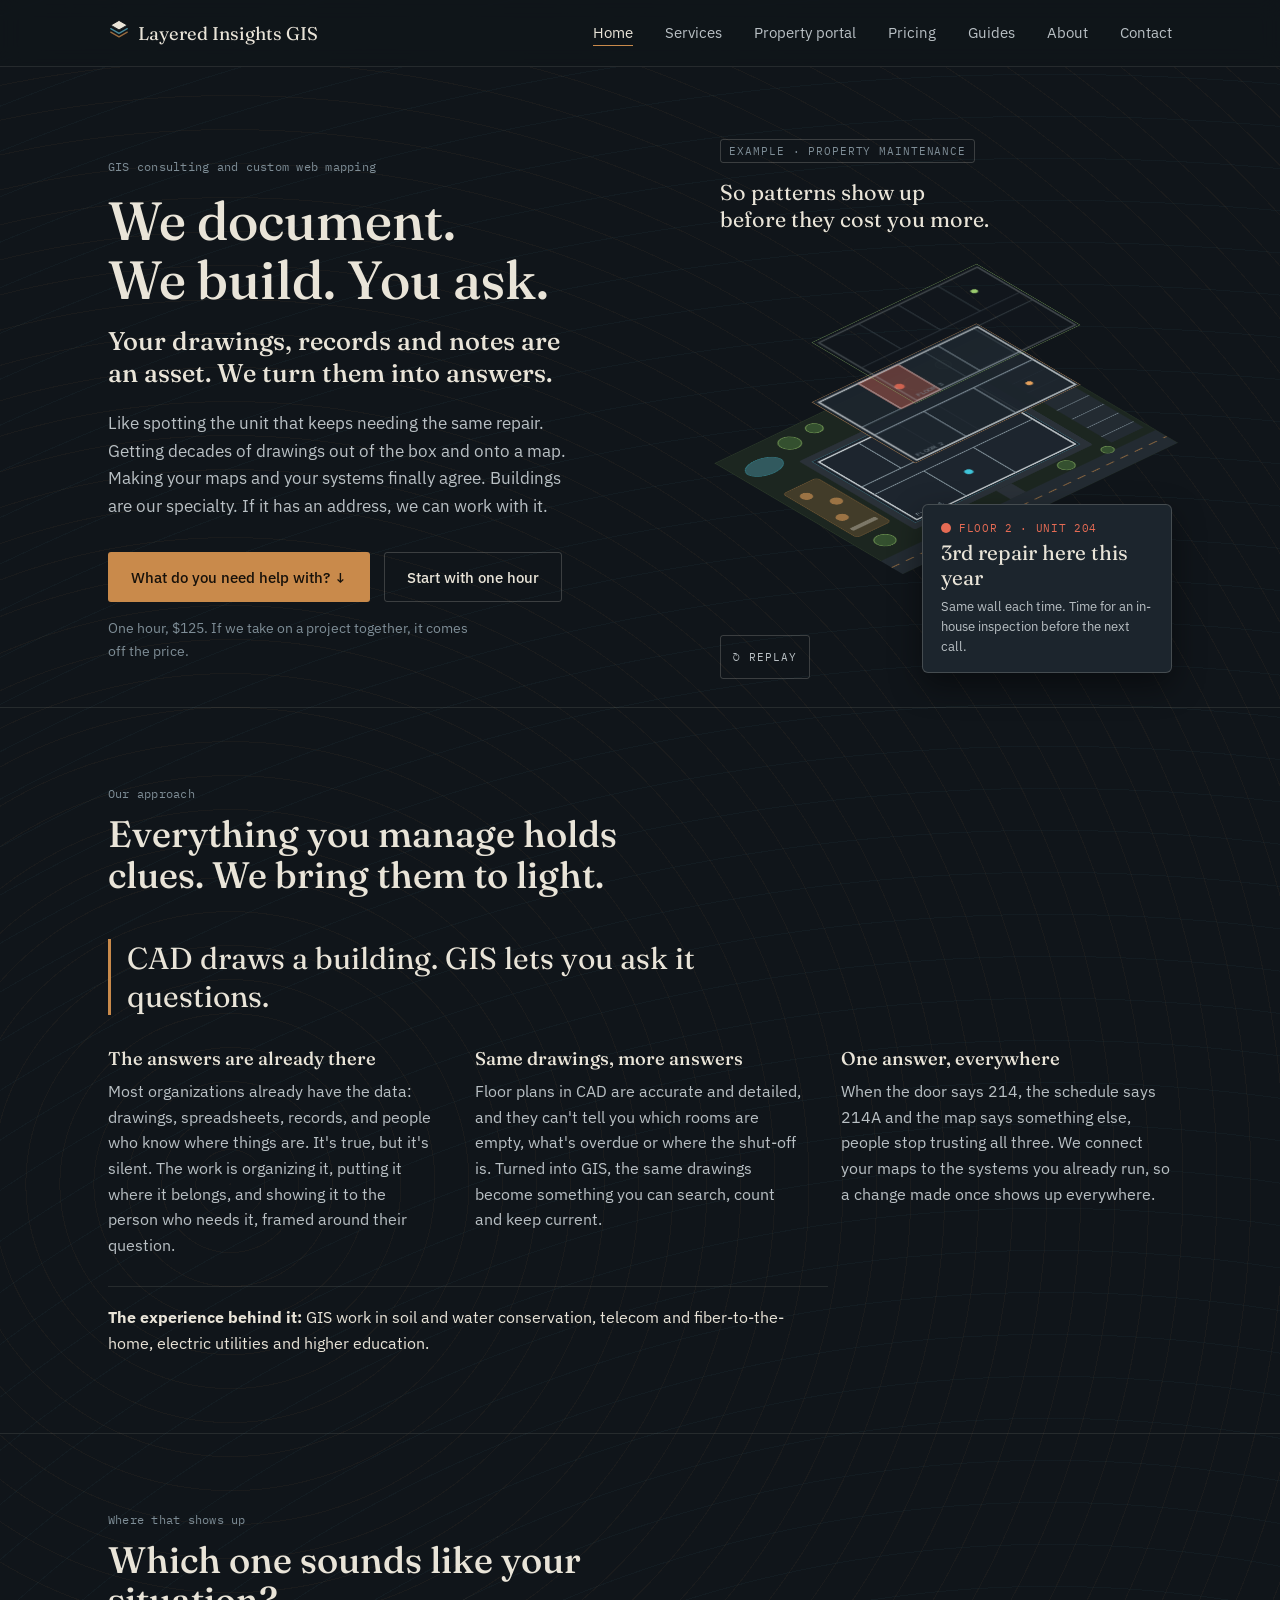
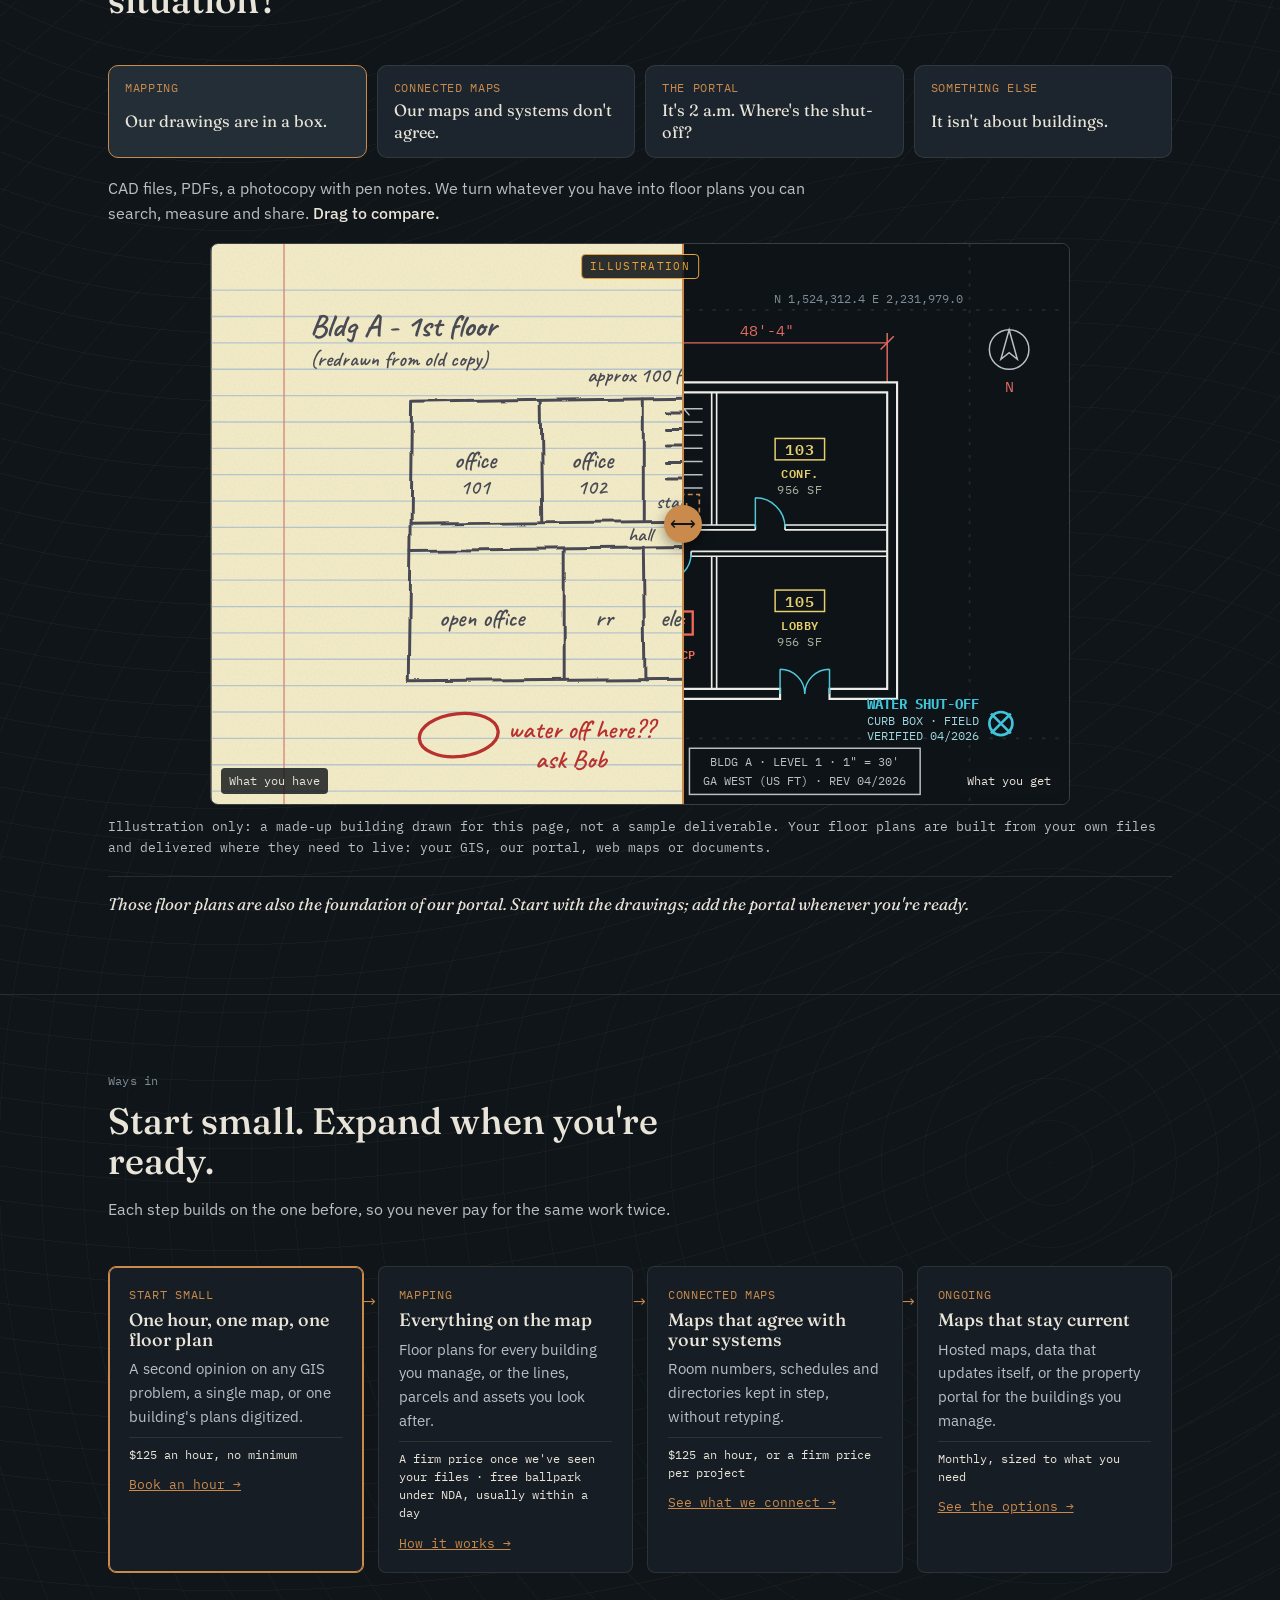
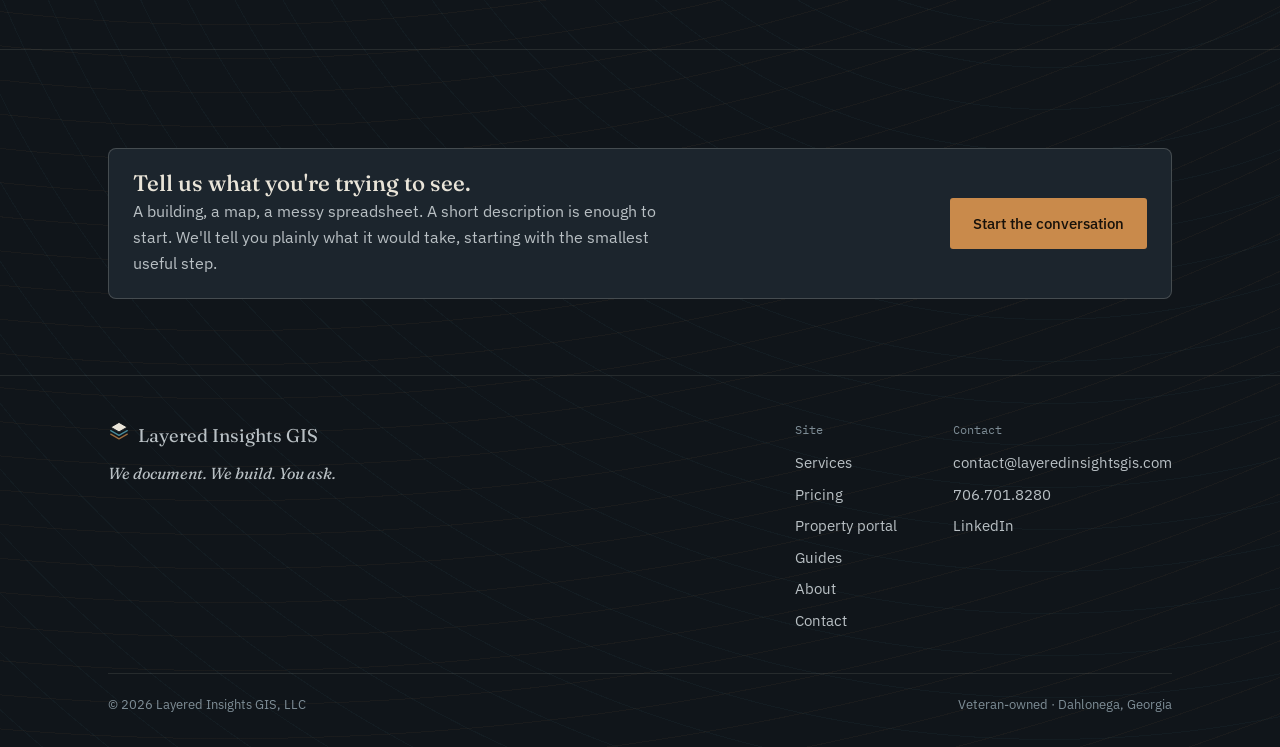
<file: docs/index.html>
<!DOCTYPE html>
<html lang="en">
<head>
<meta charset="UTF-8" />
<meta name="viewport" content="width=device-width, initial-scale=1.0" />
<title>GIS Consulting &amp; Custom Web Mapping | Layered Insights GIS</title>
<link rel="canonical" href="https://layeredinsightsgis.com/" />
<meta name="description" content="GIS consulting and custom web mapping: drawings, records and field data turned into maps people can search, trust and act on. Buildings are our specialty. Based in North Georgia, working with clients anywhere." />
<meta property="og:type" content="website" />
<meta property="og:site_name" content="Layered Insights GIS" />
<meta property="og:title" content="GIS Consulting & Custom Web Mapping | Layered Insights GIS" />
<meta property="og:description" content="GIS consulting and custom web mapping: drawings, records and field data turned into maps people can search, trust and act on. Buildings are our specialty. Based in North Georgia, working with clients anywhere." />
<meta property="og:url" content="https://layeredinsightsgis.com/" />
<meta property="og:image" content="https://layeredinsightsgis.com/imgs/buildings.jpg" />
<meta name="twitter:card" content="summary_large_image" />
<meta name="twitter:title" content="GIS Consulting & Custom Web Mapping | Layered Insights GIS" />
<meta name="twitter:description" content="GIS consulting and custom web mapping: drawings, records and field data turned into maps people can search, trust and act on. Buildings are our specialty. Based in North Georgia, working with clients anywhere." />
<meta name="twitter:image" content="https://layeredinsightsgis.com/imgs/buildings.jpg" />
<link rel="preconnect" href="https://fonts.googleapis.com">
<link href="https://fonts.googleapis.com/css2?family=Fraunces:opsz,wght@9..144,400;9..144,500;9..144,600&family=IBM+Plex+Sans:wght@400;500;600&family=IBM+Plex+Mono:wght@400;500&family=Caveat:wght@600&display=swap" rel="stylesheet">
<link rel="stylesheet" href="styles.css?v=64">
<link rel="icon" href="/favicon.ico" sizes="any">
<link rel="icon" href="/favicon.svg" type="image/svg+xml">
<link rel="icon" type="image/png" sizes="32x32" href="/favicon-32x32.png">
<link rel="icon" type="image/png" sizes="16x16" href="/favicon-16x16.png">
<link rel="apple-touch-icon" href="/apple-touch-icon.png">
<link rel="manifest" href="/site.webmanifest">
<meta name="theme-color" content="#1E2530">
<script type="application/ld+json">
{
  "@context": "https://schema.org",
  "@type": "ProfessionalService",
  "name": "Layered Insights GIS",
  "url": "https://layeredinsightsgis.com/",
  "email": "contact@layeredinsightsgis.com",
  "telephone": "+1-706-701-8280",
  "sameAs": ["https://www.linkedin.com/company/layered-insights-gis/"],
  "description": "GIS consulting firm offering custom web mapping, GIS systems integration, spatial data pipelines, CAD/GIS integration, and quick-start digitization and mapping engagements.",
  "address": {
    "@type": "PostalAddress",
    "addressLocality": "Dahlonega",
    "addressRegion": "GA",
    "addressCountry": "US"
  },
  "areaServed": "US",
  "knowsAbout": ["GIS consulting", "custom web mapping", "GIS systems integration", "spatial data pipelines", "CAD/GIS integration", "geospatial data management"]
}
</script>
</head>
<body class="contour-field">

<header class="site-header">
  <nav class="nav">
    <a href="index.html" class="wordmark">
      <span class="mark" aria-hidden="true"><svg viewBox="0 0 24 24"><path class="mark-top" d="M12 2.6 L21 7.8 L12 13 L3 7.8 Z"/><path class="mark-mid" d="M3 11.6 L12 16.8 L21 11.6" fill="none"/><path class="mark-low" d="M3 15.4 L12 20.6 L21 15.4" fill="none"/></svg></span>
      Layered Insights GIS
    </a>
    <button class="nav-toggle" aria-label="Toggle navigation" aria-expanded="false">☰</button>
    <ul class="nav-links">
      <li><a href="index.html" aria-current="page">Home</a></li>
      <li><a href="services.html">Services</a></li>
      <li><a href="property-portal.html">Property portal</a></li>
      <li><a href="pricing.html">Pricing</a></li>
      <li><a href="guides/">Guides</a></li>
      <li><a href="about.html">About</a></li>
      <li><a href="contact.html">Contact</a></li>
    </ul>
  </nav>
</header>

<main>
  <section class="hero mk-hero">
    <div class="container mk-hero-grid">
      <div class="mk-hero-copy">
        <p class="eyebrow">GIS consulting and custom web mapping</p>
        <h1 class="h1-bal"><span class="nw">We document.</span> <span class="nw">We build.</span> <span class="nw">You ask.</span></h1>
        <p class="hero-sub">Your drawings, records and notes are an asset. We turn them into <span class="nw">answers.</span></p>
        <p class="lede">Like spotting the unit that keeps needing the same repair. Getting decades of drawings out of the box and onto a map. Making your maps and your systems finally agree. Buildings are our specialty. If it has an address, we can work with it.</p>
        <div class="hero-cta">
          <a href="#pick" class="btn btn-primary">What do you need help with? ↓</a>
          <a href="#ways" class="btn btn-ghost">Start with one hour</a>
        </div>
        <p class="hero-note">One hour, $125. If we take on a project together, it comes off the price.</p>
      </div>
      <div class="hr-stage">
        <p class="hr-tag">Example · property maintenance</p>
        <div class="hr-play" id="hr-play">
          <p class="hr-caps" aria-hidden="true">
            <span class="hr-cap hr-c1">Your building.</span>
            <span class="hr-cap hr-c2">We put your floor plans on your map.</span>
            <span class="hr-cap hr-c3">Every repair pinned to the room it happened in.</span>
            <span class="hr-cap hr-c4">So patterns show up before they cost you more.</span>
          </p>
          <div class="hr-scene" role="img" aria-label="Your building: a sample building on its landscaped site. The walls and roof lift away. We put your floor plans on your map: three floors separate. Every repair is pinned to the room it happened in: work-order pins appear. So patterns show up before they cost you more: Unit 204 on Floor 2 is highlighted, third repair here this year.">
            <svg width="500" height="380" viewBox="0 0 500 380" aria-hidden="true" class="hr-site">
              <rect x="0" y="0" width="500" height="380" fill="#1C2620" stroke="rgba(155,203,110,0.25)"/>
              <rect x="0" y="336" width="500" height="44" fill="#232B32"/>
              <path d="M0 358H500" stroke="#C98A4B" stroke-width="2" stroke-dasharray="14 12" opacity="0.6"/>
              <rect x="434" y="30" width="58" height="290" fill="#232B32"/>
              <path d="M434 60H492M434 90H492M434 120H492M434 150H492M434 180H492M434 210H492M434 240H492M434 270H492M434 300H492" stroke="#7E8D96" stroke-width="1.2"/>
              <rect x="88" y="73" width="324" height="234" rx="4" fill="#2A3138"/>
              <rect x="236" y="307" width="28" height="29" fill="#2A3138"/>
              <rect x="16" y="120" width="62" height="150" rx="6" fill="rgba(201,138,75,0.22)" stroke="rgba(201,138,75,0.45)"/>
              <g fill="rgba(228,160,92,0.55)"><circle cx="36" cy="146" r="9"/><circle cx="58" cy="182" r="9"/><circle cx="36" cy="218" r="9"/></g>
              <rect x="24" y="246" width="46" height="8" rx="2" fill="rgba(232,228,218,0.35)"/>
              <ellipse cx="44" cy="52" rx="30" ry="20" fill="rgba(76,151,168,0.45)" stroke="rgba(63,196,217,0.5)"/>
              <g fill="#34502F" stroke="rgba(155,203,110,0.55)" stroke-width="1.5"><circle cx="110" cy="30" r="16"/><circle cx="160" cy="24" r="12"/><circle cx="340" cy="32" r="18"/><circle cx="398" cy="20" r="11"/><circle cx="40" cy="300" r="15"/><circle cx="150" cy="322" r="12"/><circle cx="350" cy="322" r="12"/><circle cx="418" cy="330" r="9"/></g>
            </svg>
            <div class="hr-bldg">
              <div class="hr-floor hr-f1"><div class="hr-plate" style="border-color: rgba(76,151,168,0.55)">
                <svg width="300" height="210" viewBox="0 0 300 210" aria-hidden="true">
                  <rect x="6" y="6" width="288" height="198" fill="none" stroke="#B9C0C4" stroke-width="3"/>
                  <path d="M6 92H294M6 118H294M78 6V92M150 6V92M222 6V92M96 118V204M186 118V204" fill="none" stroke="#7E8D96" stroke-width="2"/>
                  <circle cx="140" cy="160" r="6" class="hr-ring" fill="#3FC4D9"/>
                  <circle cx="140" cy="160" r="6" class="hr-pin hr-p2" fill="#3FC4D9"/>
                  <text x="14" y="198" class="hr-fl">FLOOR 1</text>
                </svg></div></div>
              <div class="hr-floor hr-f2"><div class="hr-plate" style="border-color: rgba(228,160,92,0.6)">
                <svg width="300" height="210" viewBox="0 0 300 210" aria-hidden="true">
                  <rect x="78" y="6" width="72" height="86" class="hr-hilite" fill="rgba(229,107,84,0.38)" stroke="#E56B54" stroke-width="2.5"/>
                  <rect x="6" y="6" width="288" height="198" fill="none" stroke="#B9C0C4" stroke-width="3"/>
                  <path d="M6 92H294M6 118H294M78 6V92M150 6V92M222 6V92M96 118V204M186 118V204" fill="none" stroke="#7E8D96" stroke-width="2"/>
                  <circle cx="114" cy="49" r="7" class="hr-ring" fill="#E56B54"/>
                  <circle cx="114" cy="49" r="7" class="hr-pin hr-p1" fill="#E56B54"/>
                  <circle cx="250" cy="160" r="5" class="hr-pin hr-p3" fill="#E4A05C"/>
                  <text x="14" y="198" class="hr-fl">FLOOR 2</text>
                </svg></div></div>
              <div class="hr-floor hr-f3"><div class="hr-plate hr-ghost" style="border-color: rgba(155,203,110,0.55)">
                <svg width="300" height="210" viewBox="0 0 300 210" aria-hidden="true">
                  <g class="hr-ghostlines">
                    <rect x="6" y="6" width="288" height="198" fill="none" stroke="#B9C0C4" stroke-width="3"/>
                    <path d="M6 92H294M6 118H294M78 6V92M150 6V92M222 6V92M96 118V204M186 118V204" fill="none" stroke="#7E8D96" stroke-width="2"/>
                  </g>
                  <circle cx="250" cy="49" r="5" class="hr-pin hr-p4" fill="#9BCB6E"/>
                  <text x="14" y="198" class="hr-fl">FLOOR 3</text>
                </svg></div></div>
              <div class="hr-wall hr-wN"></div>
              <div class="hr-wall hr-wW"></div>
              <div class="hr-wall hr-wE"></div>
              <div class="hr-wall hr-wS"></div>
              <div class="hr-roof"></div>
            </div>
          </div>
          <div class="hr-call">
            <p class="hr-call-top"><span class="hr-dot" aria-hidden="true"></span>Floor 2 · Unit 204</p>
            <p class="hr-call-h">3rd repair here this year</p>
            <p class="hr-call-p">Same wall each time. Time for an in-house inspection before the next call.</p>
          </div>
        </div>
        <button type="button" class="hr-replay" id="hr-replay">↻ Replay</button>
      </div>
    </div>
  </section>

  <section class="section-border-top approach" id="approach" aria-labelledby="approach-h">
    <div class="container">
      <div class="section-head">
        <p class="eyebrow">Our approach</p>
        <h2 id="approach-h">Everything you manage holds clues. We bring them to light.</h2>
      </div>
      <p class="approach-pull">CAD draws a building. GIS lets you ask it questions.</p>
      <div class="approach-cols">
        <div>
          <h3>The answers are already there</h3>
          <p>Most organizations already have the data: drawings, spreadsheets, records, and people who know where things are. It's true, but it's silent. The work is organizing it, putting it where it belongs, and showing it to the person who needs it, framed around their question.</p>
        </div>
        <div>
          <h3>Same drawings, more answers</h3>
          <p>Floor plans in CAD are accurate and detailed, and they can't tell you which rooms are empty, what's overdue or where the shut-off is. Turned into GIS, the same drawings become something you can search, count and keep current.</p>
        </div>
        <div>
          <h3>One answer, everywhere</h3>
          <p>When the door says 214, the schedule says 214A and the map says something else, people stop trusting all three. We connect your maps to the systems you already run, so a change made once shows up everywhere.</p>
        </div>
      </div>
      <p class="approach-exp"><strong>The experience behind it:</strong> GIS work in soil and water conservation, telecom and fiber-to-the-home, electric utilities and higher education.</p>
    </div>
  </section>

  <section class="section-border-top" id="pick">
    <div class="container">
      <div class="section-head">
        <p class="eyebrow">Where that shows up</p>
        <h2>Which one sounds like your situation?</h2>
      </div>
      <div class="pk-tabs" role="tablist" aria-label="Problems">
        <button role="tab" id="tab-map" aria-controls="pane-map" aria-selected="true" data-tab="map"><small>Mapping</small>Our drawings are in a box.</button>
        <button role="tab" id="tab-gis" aria-controls="pane-gis" aria-selected="false" data-tab="gis"><small>Connected maps</small>Our maps and systems don't agree.</button>
        <button role="tab" id="tab-portal" aria-controls="pane-portal" aria-selected="false" data-tab="portal"><small>The portal</small>It's 2 a.m. Where's the shut-off?</button>
        <button role="tab" id="tab-other" aria-controls="pane-other" aria-selected="false" data-tab="other"><small>Something else</small>It isn't about buildings.</button>
      </div>

      <div class="pk-pane" role="tabpanel" id="pane-map" aria-labelledby="tab-map">
        <p class="pk-lead">CAD files, PDFs, a photocopy with pen notes. We turn whatever you have into floor plans you can search, measure and share. <b>Drag to compare.</b></p>
        <div class="ba" id="ba">
          <div class="ba-under"><svg class="ba-img" viewBox="0 0 520 340" role="img" aria-label="The same first floor as a clean, to-scale CAD-style drawing: walls, doors, room tags with areas, dimensions, coordinates and a scale bar; the fire alarm panel in the electrical room, the roof hatch in the stair, and the water shut-off at the curb by the east drive, not where the pen note said.">
  <rect width="520" height="340" class="cad-bg"/>
  <!-- coordinate grid ticks -->
  <g class="cad-grid">
    <line x1="60" y1="0" x2="60" y2="340"/><line x1="460" y1="0" x2="460" y2="340"/>
    <line x1="0" y1="40" x2="520" y2="40"/><line x1="0" y1="300" x2="520" y2="300"/>
  </g>
  <text x="64" y="36" class="cad-coord">N 1,524,312.4  E 2,231,845.7</text>
  <text x="456" y="36" class="cad-coord cad-end">N 1,524,312.4  E 2,231,979.0</text>
  <!-- grid bubbles + dims -->
  <g class="cad-dimline">
    <line x1="110" y1="60" x2="410" y2="60"/>
    <line x1="110" y1="54" x2="110" y2="84"/><line x1="265" y1="54" x2="265" y2="84"/><line x1="410" y1="54" x2="410" y2="84"/>
    <path d="M106 64 L114 56 M261 64 L269 56 M406 64 L414 56"/>
  </g>
  <text x="187" y="56" class="cad-dim">51'-8"</text><text x="337" y="56" class="cad-dim">48'-4"</text>
  <!-- walls -->
  <path class="cad-wall-ext" fill-rule="evenodd" d="M104 84 H416 V276 H375 V270 H410 V90 H110 V270 H345 V276 H104 Z"/>
  <g class="cad-wall">
    <path d="M110 170.5 H160 M178 170.5 H222 M240 170.5 H330 M348 170.5 H410 M110 173.5 H160 M178 173.5 H222 M240 173.5 H330 M348 173.5 H410"/>
    <path d="M110 186.5 H150 M168 186.5 H275 M291 186.5 H410 M110 189.5 H150 M168 189.5 H275 M291 189.5 H410"/>
    <path d="M193.5 90 V170.5 M196.5 90 V170.5 M263.5 90 V170.5 M266.5 90 V170.5 M303.5 90 V170.5 M306.5 90 V170.5"/>
    <path d="M160 170.5 V173.5 M178 170.5 V173.5 M222 170.5 V173.5 M240 170.5 V173.5 M330 170.5 V173.5 M348 170.5 V173.5 M150 186.5 V189.5 M168 186.5 V189.5 M275 186.5 V189.5 M291 186.5 V189.5"/>
    <path d="M213.5 189.5 V270 M216.5 189.5 V270 M263.5 189.5 V270 M266.5 189.5 V270 M303.5 189.5 V270 M306.5 189.5 V270"/>
  </g>
  <!-- doors -->
  <g class="cad-door">
    <!-- each door: leaf drawn open 90 degrees from the hinge, arc from the leaf tip back to the strike jamb -->
    <path d="M160 172 V154 M160 154 A18 18 0 0 1 178 172"/>
    <path d="M240 172 V154 M240 154 A18 18 0 0 0 222 172"/>
    <path d="M330 172 V154 M330 154 A18 18 0 0 1 348 172"/>
    <path d="M150 188 V206 M150 206 A18 18 0 0 0 168 188"/>
    <path d="M275 188 V204 M275 204 A16 16 0 0 0 291 188"/>
    <path d="M345 273 V258 M345 258 A15 15 0 0 1 360 273 M375 273 V258 M375 258 A15 15 0 0 0 360 273"/>
  </g>
  <!-- stair + fixtures -->
  <g class="cad-thin">
    <path d="M272 100 H298 M272 108 H298 M272 116 H298 M272 124 H298 M272 132 H298 M272 140 H298 M272 148 H298 M285 96 V160 M280 104 L285 98 L290 104"/>
    <ellipse cx="226" cy="258" rx="5" ry="7"/><ellipse cx="242" cy="258" rx="5" ry="7"/><rect x="250" y="196" width="10" height="16"/>
  </g>
  <!-- room tags -->
  <g class="cad-tag">
    <rect x="137" y="118" width="30" height="13"/><text x="152" y="128" class="cad-no">101</text><text x="152" y="142">OFFICE</text><text x="152" y="152" class="cad-sf">774 SF</text>
    <rect x="215" y="118" width="30" height="13"/><text x="230" y="128" class="cad-no">102</text><text x="230" y="142">OFFICE</text><text x="230" y="152" class="cad-sf">637 SF</text>
    <rect x="342" y="118" width="30" height="13"/><text x="357" y="128" class="cad-no">103</text><text x="357" y="142">CONF.</text><text x="357" y="152" class="cad-sf">956 SF</text>
    <rect x="147" y="222" width="30" height="13"/><text x="162" y="232" class="cad-no">104</text><text x="162" y="246">OPEN OFFICE</text><text x="162" y="256" class="cad-sf">956 SF</text>
    <text x="240" y="232">TOILET</text>
    <rect x="342" y="210" width="30" height="13"/><text x="357" y="220" class="cad-no">105</text><text x="357" y="234">LOBBY</text><text x="357" y="244" class="cad-sf">956 SF</text>
    <text x="230" y="182" class="cad-corr">CORRIDOR</text>
  </g>
  <!-- features -->
  <g class="cad-fire"><rect x="278" y="223" width="14" height="14"/><text x="285" y="233">F</text></g>
  <text x="285" y="252" class="cad-flab">FACP</text>
  <rect x="274" y="152" width="22" height="14" class="cad-hatch"/><text x="285" y="162" class="cad-flab">RH</text>
  <g class="cad-water"><circle cx="479" cy="291" r="7"/><path d="M473 285 L485 297 M485 285 L473 297"/></g>
  
  <text x="466" y="282" class="cad-wlab cad-end">WATER SHUT-OFF</text>
  <text x="466" y="292" class="cad-wsub cad-end">CURB BOX · FIELD</text>
  <text x="466" y="301" class="cad-wsub cad-end">VERIFIED 04/2026</text>
  <circle cx="150" cy="298" r="13" class="cad-ghost"/>
  <text x="150" y="324" class="cad-ghost-t">NOT WHERE THE NOTE SAID</text>
  <!-- north arrow + scale bar -->
  <g class="cad-thin" transform="translate(484 64)"><circle r="12"/><path d="M0 -12 L5 6 L0 2 L-5 6 Z" class="cad-fill"/></g>
  <text x="484" y="90" class="cad-dim">N</text>
  <g class="cad-thin"><path d="M14 284 H74 M14 280 V288 M44 280 V288 M74 280 V288"/><rect x="14" y="282" width="30" height="4" class="cad-fill"/></g>
  <text x="14" y="298" class="cad-coord">0</text><text x="44" y="298" class="cad-coord cad-mid">10</text><text x="74" y="298" class="cad-coord cad-mid">20 FT</text>
  <!-- title block -->
  <g class="cad-thin"><rect x="290" y="306" width="140" height="28"/></g>
  <text x="360" y="317" class="cad-tb">BLDG A · LEVEL 1 · 1" = 30'</text>
  <text x="360" y="328" class="cad-tb">GA WEST (US FT) · REV 04/2026</text>
</svg></div>
          <div class="ba-over"><svg class="ba-img" viewBox="0 0 520 340" role="img" aria-label="A hand-drawn, not-to-scale sketch of the first floor on a yellow legal pad, with rooms labeled in pencil and red-pen notes: water off here, ask Bob; fire panel, I think; roof key in the office drawer; a crossed-out landscaper phone number.">
  <defs>
    <filter id="hd-wobble" x="-5%" y="-5%" width="110%" height="110%">
      <feTurbulence type="fractalNoise" baseFrequency="0.035" numOctaves="2" seed="3" result="t"/>
      <feDisplacementMap in="SourceGraphic" in2="t" scale="5" xChannelSelector="R" yChannelSelector="G"/>
    </filter>
    <filter id="hd-grain" x="0" y="0" width="100%" height="100%">
      <feTurbulence type="fractalNoise" baseFrequency="0.8" numOctaves="2" seed="11" result="n"/>
      <feColorMatrix in="n" type="matrix" values="0 0 0 0 0.35  0 0 0 0 0.3  0 0 0 0 0.15  0 0 0 0.10 0"/>
    </filter>
  </defs>
  <rect width="520" height="340" fill="#F4EDC9"/>
  <g class="hd-rule"><line x1="0" y1="28" x2="520" y2="28"/><line x1="0" y1="44" x2="520" y2="44"/><line x1="0" y1="60" x2="520" y2="60"/><line x1="0" y1="76" x2="520" y2="76"/><line x1="0" y1="92" x2="520" y2="92"/><line x1="0" y1="108" x2="520" y2="108"/><line x1="0" y1="124" x2="520" y2="124"/><line x1="0" y1="140" x2="520" y2="140"/><line x1="0" y1="156" x2="520" y2="156"/><line x1="0" y1="172" x2="520" y2="172"/><line x1="0" y1="188" x2="520" y2="188"/><line x1="0" y1="204" x2="520" y2="204"/><line x1="0" y1="220" x2="520" y2="220"/><line x1="0" y1="236" x2="520" y2="236"/><line x1="0" y1="252" x2="520" y2="252"/><line x1="0" y1="268" x2="520" y2="268"/><line x1="0" y1="284" x2="520" y2="284"/><line x1="0" y1="300" x2="520" y2="300"/><line x1="0" y1="316" x2="520" y2="316"/><line x1="0" y1="332" x2="520" y2="332"/></g>
  <line x1="44" y1="0" x2="44" y2="340" class="hd-margin"/>
  <rect width="520" height="340" filter="url(#hd-grain)"/>
  <g class="hd-pencil" filter="url(#hd-wobble)">
    <path d="M372 262 L402 262 L398 92 L122 96 L120 265 L344 263"/>
    <path d="M121 170 L400 167 M121 186 L401 183"/>
    <path d="M200 95 L201 169 M262 94 L262 168 M300 93 L301 168"/>
    <path d="M214 186 L214 264 M262 184 L263 264 M300 184 L301 263"/>
    <path d="M276 102 L296 102 M276 112 L296 112 M276 122 L296 122 M276 132 L296 132 M276 142 L296 142"/>
    <path d="M345 263 Q 358 248 372 262"/>
  </g>
  <g class="hd-label">
    <text x="160" y="136">office</text><text x="160" y="152" class="hd-n">101</text>
    <text x="231" y="136">office</text><text x="231" y="152" class="hd-n">102</text>
    <text x="350" y="136">conf rm</text><text x="350" y="152" class="hd-n">103</text>
    <text x="164" y="232">open office</text>
    <text x="238" y="232">rr</text>
    <text x="281" y="232">elec</text>
    <text x="350" y="226">lobby</text>
    <text x="282" y="160" class="hd-sm">stairs</text>
    <text x="260" y="180" class="hd-sm">hall</text>
  </g>
  <text x="60" y="56" class="hd-title">Bldg A - 1st floor</text>
  <text x="60" y="74" class="hd-sm2">(redrawn from old copy)</text>
  <text x="262" y="84" class="hd-sm2">approx 100 ft ?</text>
  <text x="300" y="302" class="hd-nts">NOT TO SCALE</text>
  <g class="sk-pen">
    <ellipse cx="150" cy="298" rx="24" ry="13" transform="rotate(-6 150 298)"/>
    
    <path d="M432 210 C 400 222, 340 232, 292 231"/><path d="M300 225 L291 231 L300 237"/>
    <path d="M428 116 C 400 120, 330 120, 292 122"/><path d="M301 116 L292 122 L301 128"/>
    <line x1="420" y1="56" x2="506" y2="51"/>
  </g>
  <g class="sk-hand">
    <text x="180" y="300">water off here??</text>
    <text x="196" y="318">ask Bob</text>
    <text x="424" y="200">FIRE PANEL</text><text x="434" y="217">(I think)</text>
    <text x="432" y="104">roof key -</text><text x="424" y="121">office drawer</text>
    <text x="424" y="38">landscaper</text><text x="422" y="56" class="sk-x">770-555-01..</text><text x="430" y="74">new guy?</text>
  </g>
</svg></div>
          <div class="ba-line" aria-hidden="true"><span>⟷</span></div>
          <span class="ba-tag ba-tag-l">What you have</span>
          <span class="ba-tag ba-tag-r">What you get</span>
          <span class="ba-illus" aria-hidden="true">Illustration</span>
          <input class="ba-range" id="ba-range" type="range" min="0" max="100" value="55" aria-label="Compare the paper site plan with the mapped building">
        </div>
        <p class="ti-note">Illustration only: a made-up building drawn for this page, not a sample deliverable. Your floor plans are built from your own files and delivered where they need to live: your GIS, our portal, web maps or documents.</p>
        <p class="pk-next">Those floor plans are also the foundation of our portal. Start with the drawings; add the portal whenever you're ready.</p>
      </div>

      <div class="pk-pane" role="tabpanel" id="pane-gis" aria-labelledby="tab-gis" hidden>
        <p class="pk-lead">The door says 214. The scheduling system says 214A. The map says something else. We connect your maps to the systems you already run, and keep them in step.</p>
        <div class="sy">
          <div class="sy-head"><span>Room</span><span>Sign on the door</span><span>Scheduling system</span><span>Map</span></div>
          <div class="sy-row"><span>Conference</span><span>214</span><span class="sy-v" data-good="214">214A</span><span class="sy-v" data-good="214">2-14</span></div>
          <div class="sy-row"><span>Office</span><span>218</span><span>218</span><span class="sy-v" data-good="218">216</span></div>
          <div class="sy-row"><span>Storage</span><span>220</span><span class="sy-v" data-good="220">—</span><span>220</span></div>
          <div class="sy-row"><span>Break room</span><span>222</span><span>222</span><span>222</span></div>
          <div class="sy-foot"><span id="sy-count">4 mismatches</span><button class="btn btn-primary" id="sy-go">Connect them</button></div>
        </div>
        <p class="ti-note">Made-up example for illustration.</p>
        <p class="pk-next">Once your maps and systems agree, the portal can sit right on top of them.</p>
      </div>

      <div class="pk-pane" role="tabpanel" id="pane-portal" aria-labelledby="tab-portal" hidden>
        <p class="pk-lead">Suite 101 calls at 02:01: water through the ceiling. Click through what the manager does. About thirty seconds.</p>
        <div id="try-it" data-start="leak">
        <p class="ti-phone">Best on a computer or tablet. The plan is too small to tap comfortably on a phone.</p>
      <div class="ti-mock" role="note"><b>Illustration only. This is not the real portal.</b> A simplified mock-up with a fictional building, people and numbers, to show the idea. The real portal looks and works differently: it runs on a live map with each customer's own buildings. <a href="contact.html?topic=portal#contactForm">Ask for a walkthrough</a> to see a demo of the actual interface.</div>
      <div class="situations" id="ti-situations" hidden>
        <button class="sit" data-sit="leak" aria-pressed="false"><small>02:01 Tuesday</small>Suite 101 calls: water is coming through the ceiling.</button>
      </div>
      <div class="stage">
        <div class="plan-card">
          <div class="bar">
            <div class="bldg">Bellwether Office Tower <span class="ti-mock-tag">Mock-up</span></div>
            <div class="tabs" role="tablist" aria-label="Level" id="ti-tabs"></div>
          </div>
          <svg class="plan" id="ti-plan" viewBox="0 0 600 380" role="img" aria-label="Plan of the selected level"></svg>
          <div class="legend" aria-hidden="true">
            <span><i class="l-sys"></i>Systems</span>
            <span><i class="l-safe"></i>Life safety</span>
            <span><i class="l-acc"></i>Access</span>
            <span><i class="l-stale"></i>Needs attention</span>
          </div>
        </div>
        <aside class="side" id="ti-side" aria-live="polite"></aside>
      </div>
      <p class="ti-note">Mock-up for illustration. Not the portal's actual screens.</p>
      <div class="toast" id="ti-toast" hidden></div>
    
        </div>
        <p class="pk-next">That's the 2 a.m. call. On Monday morning, the portal tells you what's overdue before the next one. <a href="property-portal.html#real-portal">See the real portal →</a></p>
      </div>

      <div class="pk-pane" role="tabpanel" id="pane-other" aria-labelledby="tab-other" hidden>
        <p class="pk-lead">If it has an address, the same thinking applies: find out what you have, put it where it belongs, and show it to the people who need it.</p>
        <ul class="other-grid">
          <li><a href="services.html"><b>Land and parcels</b><span>Plats, deeds and old surveys lined up with today's map.</span></a></li>
          <li><a href="services.html"><b>Utilities and infrastructure</b><span>Lines, valves and fiber routes you can find again.</span></a></li>
          <li><a href="services.html"><b>Campuses and events</b><span>Wayfinding, event maps and the places people need to find.</span></a></li>
          <li><a href="services.html"><b>Field data collection</b><span>Signs, hydrants, trees, meters: counted where they stand.</span></a></li>
          <li><a href="services.html"><b>Data you already have</b><span>Duplicates gone, names consistent, tables that agree.</span></a></li>
          <li><a href="services.html"><b>One good map</b><span>A single polished map for a report, a meeting or your website.</span></a></li>
        </ul>
        <p class="pk-next">Not sure where yours fits? <a href="#ways">See the ways in →</a></p>
      </div>
    </div>
  </section>

  <section class="section-border-top" id="ways">
    <div class="container">
      <div class="section-head">
        <p class="eyebrow">Ways in</p>
        <h2>Start small. Expand when you're ready.</h2>
        <p class="lede">Each step builds on the one before, so you never pay for the same work twice.</p>
      </div>
      <ol class="path">
        <li class="step-card is-on"><span class="who">START SMALL</span><h3>One hour, one map, one floor plan</h3><p>A second opinion on any GIS problem, a single map, or one building's plans digitized.</p><span class="price">$125 an hour, no minimum</span><a class="go" href="contact.html">Book an hour →</a></li>
        <li class="step-card"><span class="who">MAPPING</span><h3>Everything on the map</h3><p>Floor plans for every building you manage, or the lines, parcels and assets you look after.</p><span class="price">A firm price once we've seen your files · free ballpark under NDA, usually within a day</span><a class="go" href="services.html">How it works →</a></li>
        <li class="step-card"><span class="who">CONNECTED MAPS</span><h3>Maps that agree with your systems</h3><p>Room numbers, schedules and directories kept in step, without retyping.</p><span class="price">$125 an hour, or a firm price per project</span><a class="go" href="services.html">See what we connect →</a></li>
        <li class="step-card"><span class="who">ONGOING</span><h3>Maps that stay current</h3><p>Hosted maps, data that updates itself, or the property portal for the buildings you manage.</p><span class="price">Monthly, sized to what you need</span><a class="go" href="services.html">See the options →</a></li>
      </ol>
    </div>
  </section>

  <section class="section-border-top">
    <div class="container">
      <div class="mk-ask">
        <div><h3>Tell us what you're trying to see.</h3><p>A building, a map, a messy spreadsheet. A short description is enough to start. We'll tell you plainly what it would take, starting with the smallest useful step.</p></div>
        <a href="contact.html" class="btn btn-primary">Start the conversation</a>
      </div>
    </div>
  </section>
</main>

<footer class="site-footer">
  <div class="container">
    <div class="footer-grid">
      <div class="footer-brand">
        <a href="index.html" class="wordmark">
          <span class="mark" aria-hidden="true"><svg viewBox="0 0 24 24"><path class="mark-top" d="M12 2.6 L21 7.8 L12 13 L3 7.8 Z"/><path class="mark-mid" d="M3 11.6 L12 16.8 L21 11.6" fill="none"/><path class="mark-low" d="M3 15.4 L12 20.6 L21 15.4" fill="none"/></svg></span>
          Layered Insights GIS
        </a>
        <p class="footer-tagline">We document. We build. You ask.</p>
      </div>
      <div class="footer-cols">
        <div class="footer-col">
          <h4>Site</h4>
          <ul>
            <li><a href="services.html">Services</a></li>
            <li><a href="pricing.html">Pricing</a></li>
            <li><a href="property-portal.html">Property portal</a></li>
            <li><a href="guides/">Guides</a></li>
            <li><a href="about.html">About</a></li>
            <li><a href="contact.html">Contact</a></li>
          </ul>
        </div>
        <div class="footer-col">
          <h4>Contact</h4>
          <ul>
            <li><a href="mailto:contact@layeredinsightsgis.com">contact@layeredinsightsgis.com</a></li>
            <li><a href="tel:+17067018280">706.701.8280</a></li>
            <li><a href="https://www.linkedin.com/company/layered-insights-gis/" rel="me noopener" target="_blank">LinkedIn</a></li>
          </ul>
        </div>
      </div>
    </div>
    <div class="footer-bottom">
      <span>© 2026 Layered Insights GIS, LLC</span>
      <span>Veteran-owned · Dahlonega, Georgia</span>
    </div>
  </div>
</footer>

<script src="script.js?v=14"></script>
<script src="try-it.js?v=9"></script>
<script src="home.js?v=4"></script>
</body>
</html>
</file>
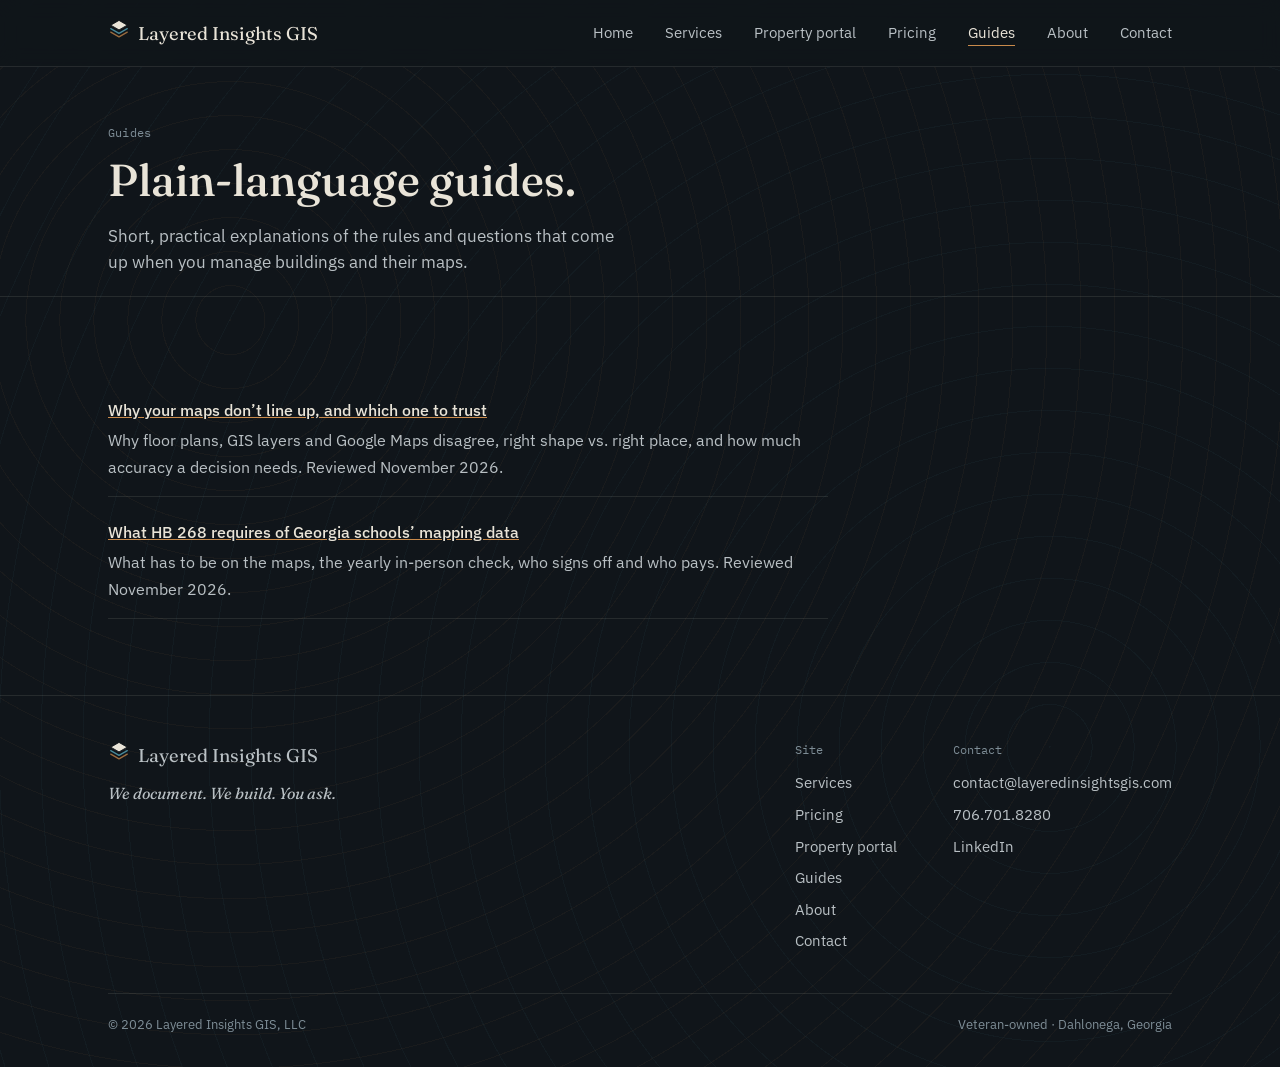
<file: docs/guides/index.html>
<!DOCTYPE html>
<html lang="en">
<head>
<meta charset="UTF-8" />
<meta name="viewport" content="width=device-width, initial-scale=1.0" />
<title>Guides — Layered Insights GIS</title>
<link rel="canonical" href="https://layeredinsightsgis.com/guides/" />
<meta name="description" content="Plain-language guides from Layered Insights GIS on the rules and questions that come up when you manage buildings and their maps." />
<meta property="og:type" content="website" />
<meta property="og:site_name" content="Layered Insights GIS" />
<meta property="og:title" content="Guides — Layered Insights GIS" />
<meta property="og:description" content="Plain-language guides from Layered Insights GIS on the rules and questions that come up when you manage buildings and their maps." />
<meta property="og:url" content="https://layeredinsightsgis.com/guides/" />
<meta property="og:image" content="https://layeredinsightsgis.com/imgs/contours.jpg" />
<meta name="twitter:card" content="summary_large_image" />
<meta name="twitter:title" content="Guides — Layered Insights GIS" />
<meta name="twitter:description" content="Plain-language guides from Layered Insights GIS on the rules and questions that come up when you manage buildings and their maps." />
<meta name="twitter:image" content="https://layeredinsightsgis.com/imgs/contours.jpg" />
<link rel="preconnect" href="https://fonts.googleapis.com">
<link href="https://fonts.googleapis.com/css2?family=Fraunces:opsz,wght@9..144,400;9..144,500;9..144,600&family=IBM+Plex+Sans:wght@400;500;600&family=IBM+Plex+Mono:wght@400;500&display=swap" rel="stylesheet">
<link rel="stylesheet" href="../styles.css?v=64">
<link rel="icon" href="/favicon.ico" sizes="any">
<link rel="icon" href="/favicon.svg" type="image/svg+xml">
<link rel="icon" type="image/png" sizes="32x32" href="/favicon-32x32.png">
<link rel="icon" type="image/png" sizes="16x16" href="/favicon-16x16.png">
<link rel="apple-touch-icon" href="/apple-touch-icon.png">
<link rel="manifest" href="/site.webmanifest">
<meta name="theme-color" content="#1E2530">
</head>
<body class="contour-field">

<header class="site-header">
  <nav class="nav">
    <a href="../index.html" class="wordmark">
      <span class="mark" aria-hidden="true"><svg viewBox="0 0 24 24"><path class="mark-top" d="M12 2.6 L21 7.8 L12 13 L3 7.8 Z"/><path class="mark-mid" d="M3 11.6 L12 16.8 L21 11.6" fill="none"/><path class="mark-low" d="M3 15.4 L12 20.6 L21 15.4" fill="none"/></svg></span>
      Layered Insights GIS
    </a>
    <button class="nav-toggle" aria-label="Toggle navigation" aria-expanded="false">☰</button>
    <ul class="nav-links">
      <li><a href="../index.html">Home</a></li>
      <li><a href="../services.html">Services</a></li>
      <li><a href="../property-portal.html">Property portal</a></li>
      <li><a href="../pricing.html">Pricing</a></li>
      <li><a href="../guides/" aria-current="page">Guides</a></li>
      <li><a href="../about.html">About</a></li>
      <li><a href="../contact.html">Contact</a></li>
    </ul>
  </nav>
</header>

<main>
  <section class="page-hero">
    <div class="container">
      <p class="eyebrow">Guides</p>
      <h1>Plain-language guides.</h1>
      <p class="lede">Short, practical explanations of the rules and questions that come up when you manage buildings and their maps.</p>
    </div>
  </section>

  <section class="section-border-top">
    <div class="container guide">
      <ul class="guide-list">
        <li>
          <a href="why-maps-dont-line-up.html"><strong>Why your maps don&rsquo;t line up, and which one to trust</strong></a>
          <span>Why floor plans, GIS layers and Google Maps disagree, right shape vs. right place, and how much accuracy a decision needs. Reviewed November 2026.</span>
        </li>
        <li>
          <a href="georgia-hb-268-school-mapping.html"><strong>What HB 268 requires of Georgia schools&rsquo; mapping data</strong></a>
          <span>What has to be on the maps, the yearly in-person check, who signs off and who pays. Reviewed November 2026.</span>
        </li>
      </ul>
    </div>
  </section>
</main>

<footer class="site-footer">
  <div class="container">
    <div class="footer-grid">
      <div class="footer-brand">
        <a href="../index.html" class="wordmark">
          <span class="mark" aria-hidden="true"><svg viewBox="0 0 24 24"><path class="mark-top" d="M12 2.6 L21 7.8 L12 13 L3 7.8 Z"/><path class="mark-mid" d="M3 11.6 L12 16.8 L21 11.6" fill="none"/><path class="mark-low" d="M3 15.4 L12 20.6 L21 15.4" fill="none"/></svg></span>
          Layered Insights GIS
        </a>
        <p class="footer-tagline">We document. We build. You ask.</p>
      </div>
      <div class="footer-cols">
        <div class="footer-col">
          <h4>Site</h4>
          <ul>
            <li><a href="../services.html">Services</a></li>
            <li><a href="../pricing.html">Pricing</a></li>
            <li><a href="../property-portal.html">Property portal</a></li>
            <li><a href="../guides/">Guides</a></li>
            <li><a href="../about.html">About</a></li>
            <li><a href="../contact.html">Contact</a></li>
          </ul>
        </div>
        <div class="footer-col">
          <h4>Contact</h4>
          <ul>
            <li><a href="mailto:contact@layeredinsightsgis.com">contact@layeredinsightsgis.com</a></li>
            <li><a href="tel:+17067018280">706.701.8280</a></li>
            <li><a href="https://www.linkedin.com/company/layered-insights-gis/" rel="me noopener" target="_blank">LinkedIn</a></li>
          </ul>
        </div>
      </div>
    </div>
    <div class="footer-bottom">
      <span>© 2026 Layered Insights GIS, LLC</span>
      <span>Veteran-owned · Dahlonega, Georgia</span>
    </div>
  </div>
</footer>

<script src="../script.js?v=14"></script>
</body>
</html>
</file>
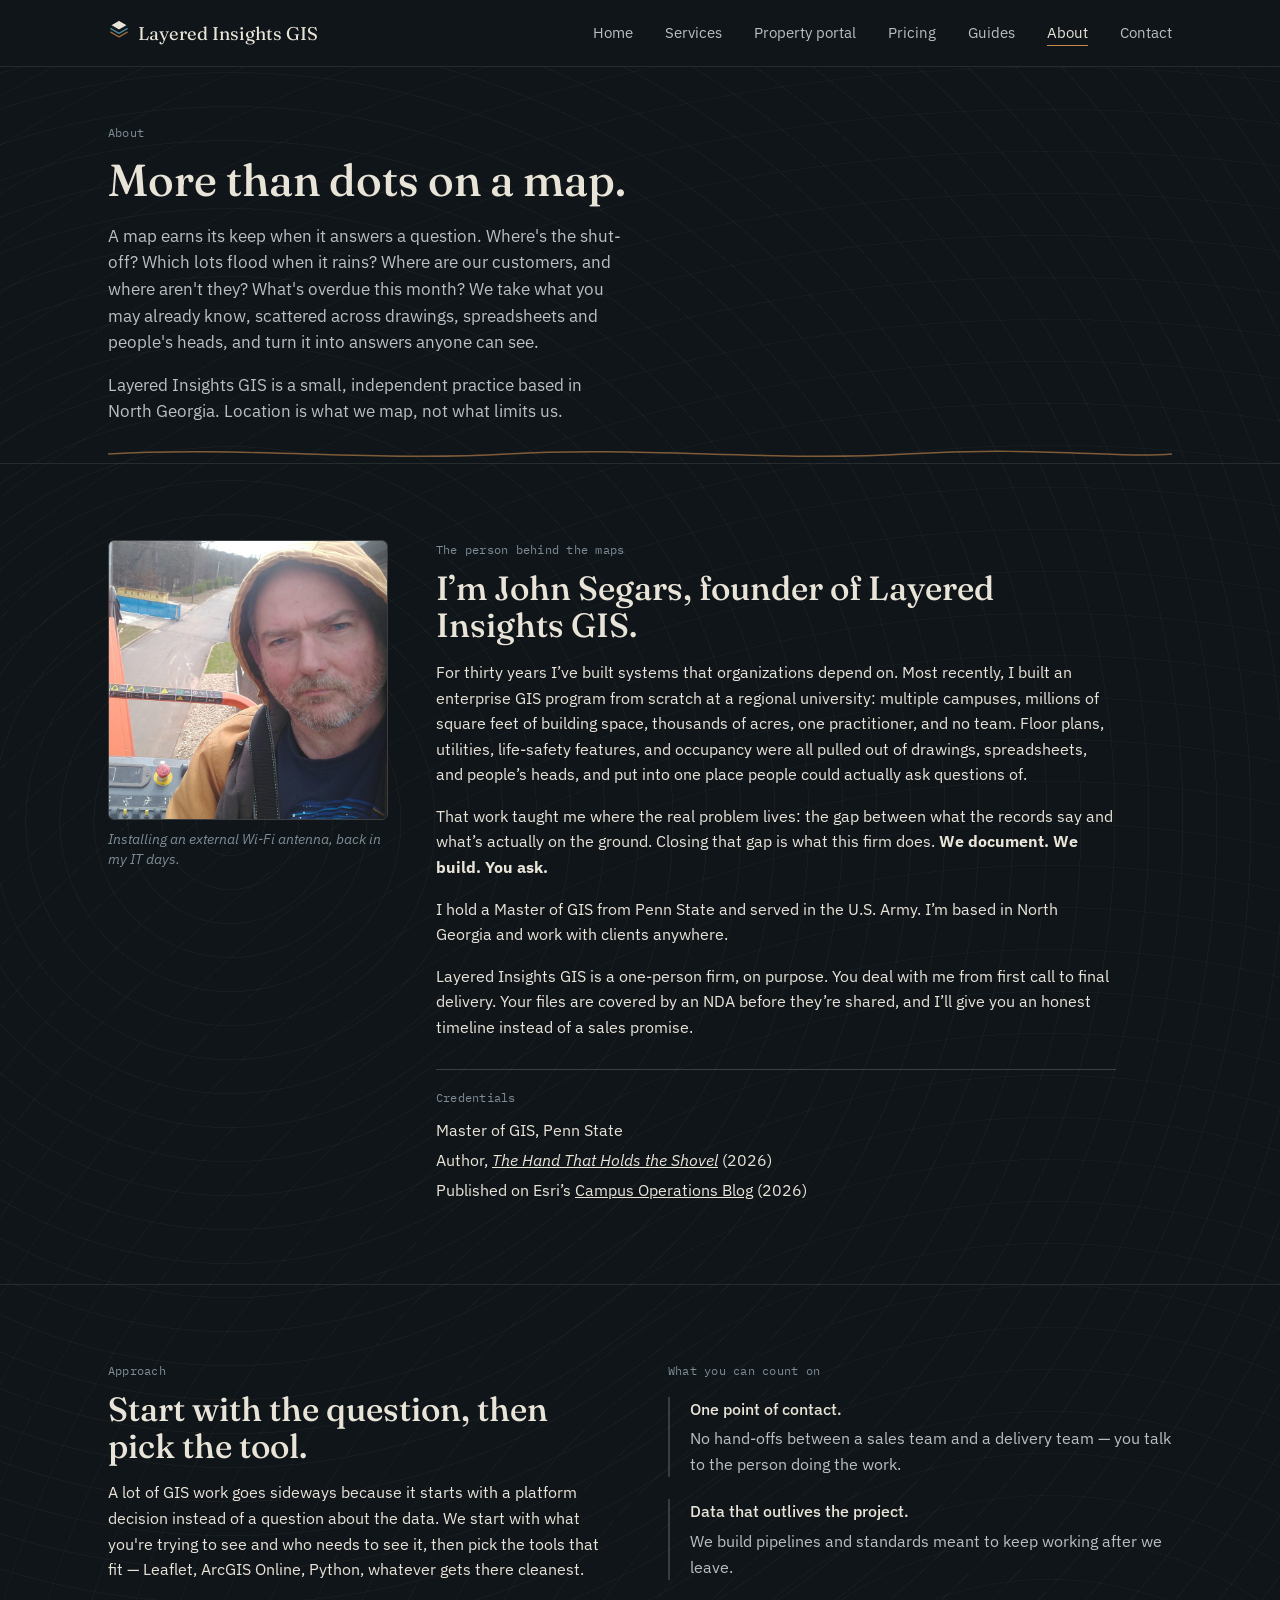
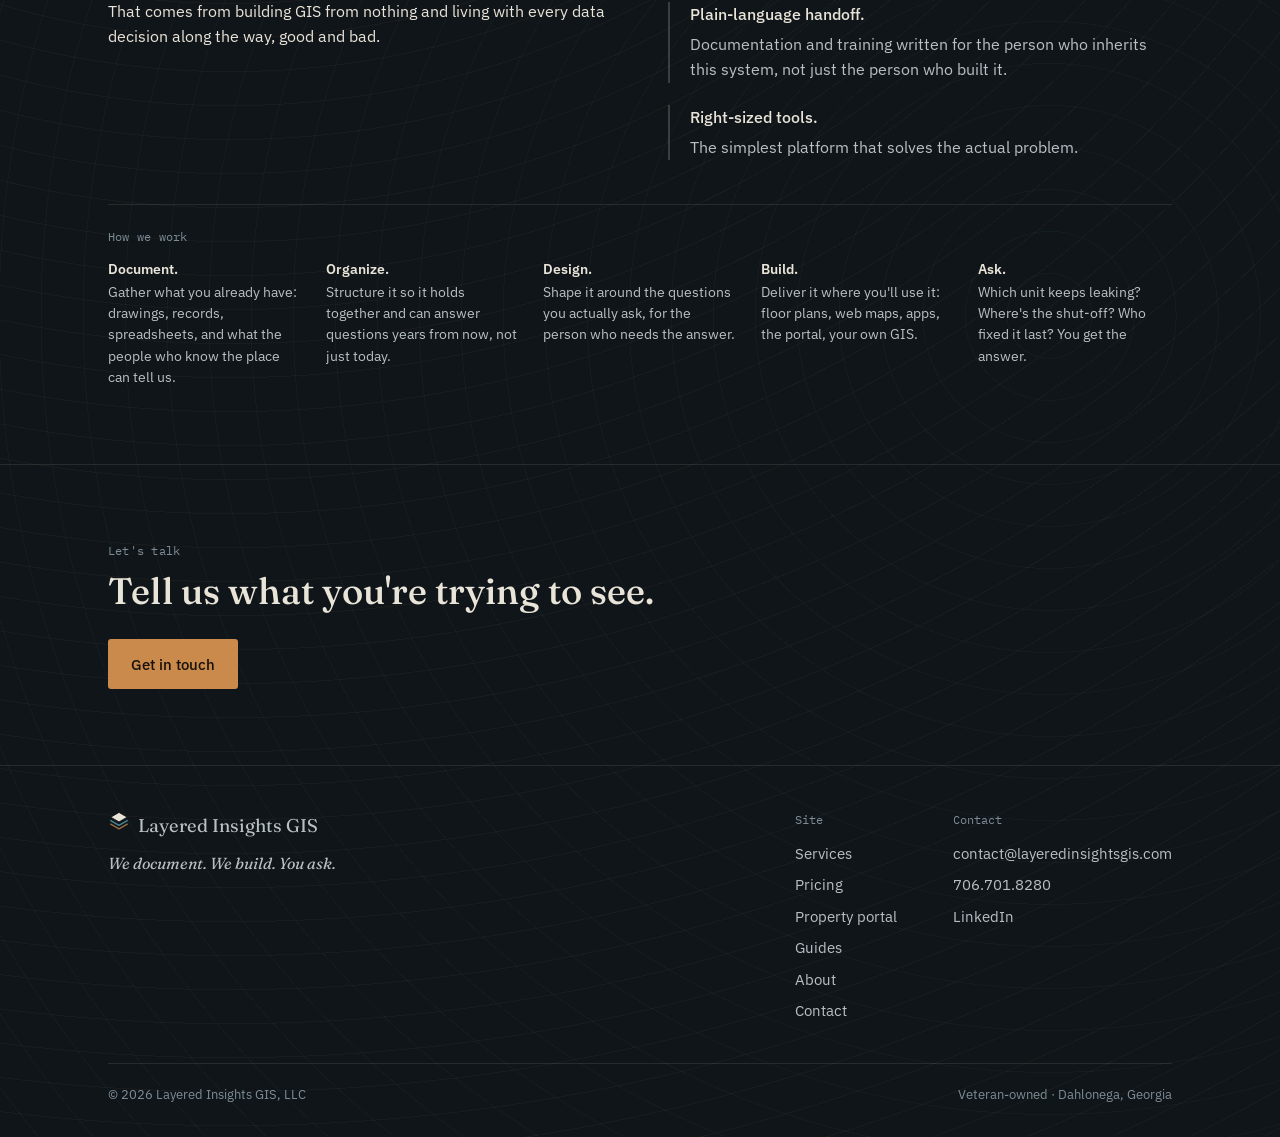
<file: docs/about.html>
<!DOCTYPE html>
<html lang="en">
<head>
<meta charset="UTF-8" />
<meta name="viewport" content="width=device-width, initial-scale=1.0" />
<title>About Our GIS Consulting Practice — Layered Insights GIS</title>
<link rel="canonical" href="https://layeredinsightsgis.com/about.html" />
<meta name="description" content="Layered Insights GIS is a small, independent GIS practice. More than dots on a map: we turn what you already know into answers anyone can see." />
<meta property="og:type" content="website" />
<meta property="og:site_name" content="Layered Insights GIS" />
<meta property="og:title" content="About Our GIS Consulting Practice — Layered Insights GIS" />
<meta property="og:description" content="More than dots on a map: a small, independent GIS practice that turns what you already know into answers anyone can see." />
<meta property="og:url" content="https://layeredinsightsgis.com/about.html" />
<meta property="og:image" content="https://layeredinsightsgis.com/imgs/contours.jpg" />
<meta name="twitter:card" content="summary_large_image" />
<meta name="twitter:title" content="About Our GIS Consulting Practice — Layered Insights GIS" />
<meta name="twitter:description" content="More than dots on a map: a small, independent GIS practice that turns what you already know into answers anyone can see." />
<meta name="twitter:image" content="https://layeredinsightsgis.com/imgs/contours.jpg" />
<link rel="preconnect" href="https://fonts.googleapis.com">
<link href="https://fonts.googleapis.com/css2?family=Fraunces:opsz,wght@9..144,400;9..144,500;9..144,600&family=IBM+Plex+Sans:wght@400;500;600&family=IBM+Plex+Mono:wght@400;500&display=swap" rel="stylesheet">
<link rel="stylesheet" href="styles.css?v=64">
<link rel="icon" href="/favicon.ico" sizes="any">
<link rel="icon" href="/favicon.svg" type="image/svg+xml">
<link rel="icon" type="image/png" sizes="32x32" href="/favicon-32x32.png">
<link rel="icon" type="image/png" sizes="16x16" href="/favicon-16x16.png">
<link rel="apple-touch-icon" href="/apple-touch-icon.png">
<link rel="manifest" href="/site.webmanifest">
<meta name="theme-color" content="#1E2530">
</head>
<body class="contour-field">

<header class="site-header">
  <nav class="nav">
    <a href="index.html" class="wordmark">
      <span class="mark" aria-hidden="true"><svg viewBox="0 0 24 24"><path class="mark-top" d="M12 2.6 L21 7.8 L12 13 L3 7.8 Z"/><path class="mark-mid" d="M3 11.6 L12 16.8 L21 11.6" fill="none"/><path class="mark-low" d="M3 15.4 L12 20.6 L21 15.4" fill="none"/></svg></span>
      Layered Insights GIS
    </a>
    <button class="nav-toggle" aria-label="Toggle navigation" aria-expanded="false">☰</button>
    <ul class="nav-links">
      <li><a href="index.html">Home</a></li>
      <li><a href="services.html">Services</a></li>
      <li><a href="property-portal.html">Property portal</a></li>
      <li><a href="pricing.html">Pricing</a></li>
      <li><a href="guides/">Guides</a></li>
      <li><a href="about.html" aria-current="page">About</a></li>
      <li><a href="contact.html">Contact</a></li>
    </ul>
  </nav>
</header>

<main>
  <section class="page-hero">
    <div class="container">
      <p class="eyebrow">About</p>
      <h1>More than dots on&nbsp;a&nbsp;map.</h1>
      <p class="lede">A map earns its keep when it answers a question. Where's the shut-off? Which lots flood when it rains? Where are our customers, and where aren't they? What's overdue this month? We take what you may already know, scattered across drawings, spreadsheets and people's heads, and turn it into answers anyone can see.</p>
      <p class="lede" style="margin-top:16px;">Layered Insights GIS is a small, independent practice based in North Georgia. Location is what we map, not what limits us.</p>
    </div>
  </section>

  <div class="container"><div class="signature-divider" aria-hidden="true"><svg viewBox="0 0 400 16" preserveAspectRatio="none"><path d="M0,8 C50,1 100,15 150,8 C200,1 250,15 300,8 C350,1 380,12 400,8"/></svg></div></div>

  <section class="section-border-top" id="person">
    <div class="container bio-grid">
      <figure class="bio-photo">
        <img src="imgs/john-boom-lift.jpg" alt="John Segars in the basket of a boom lift" width="800" height="800" loading="lazy">
        <figcaption>Installing an external Wi-Fi antenna, back in my IT days.</figcaption>
      </figure>
      <div class="bio-text">
        <p class="eyebrow">The person behind the maps</p>
        <h2 style="font-size:clamp(1.6rem,3vw,2.1rem); margin-top:10px;">I&rsquo;m John Segars, founder of Layered Insights&nbsp;GIS.</h2>
        <p class="lede" style="margin-top:16px;">For thirty years I&rsquo;ve built systems that organizations depend on. Most recently, I built an enterprise GIS program from scratch at a regional university: multiple campuses, millions of square feet of building space, thousands of acres, one practitioner, and no team. Floor plans, utilities, life-safety features, and occupancy were all pulled out of drawings, spreadsheets, and people&rsquo;s heads, and put into one place people could actually ask questions of.</p>
        <p class="lede" style="margin-top:16px;">That work taught me where the real problem lives: the gap between what the records say and what&rsquo;s actually on the ground. Closing that gap is what this firm does. <strong>We document. We build. You ask.</strong></p>
        <p class="lede" style="margin-top:16px;">I hold a Master of GIS from Penn State and served in the U.S. Army. I&rsquo;m based in North Georgia and work with clients anywhere.</p>
        <p class="lede" style="margin-top:16px;">Layered Insights GIS is a one-person firm, on purpose. You deal with me from first call to final delivery. Your files are covered by an NDA before they&rsquo;re shared, and I&rsquo;ll give you an honest timeline instead of a sales promise.</p>
        <div class="bio-credits">
          <p class="eyebrow">Credentials</p>
          <ul>
            <li>Master of GIS, Penn State</li>
            <li>Author, <a href="https://thehandthatholdstheshovel.com/" target="_blank" rel="noopener"><cite>The Hand That Holds the Shovel</cite></a> (2026)</li>
            <li>Published on Esri&rsquo;s <a href="https://community.esri.com/en/discussion/1722461/a-gis-department-of-one-building-ung-s-facilities-gis-hub-across-five-campuses" target="_blank" rel="noopener">Campus Operations Blog</a> (2026)</li>
          </ul>
        </div>
      </div>
    </div>
  </section>

  <section class="section-border-top">
    <div class="container about-grid">
      <div>
        <p class="eyebrow">Approach</p>
        <h2 style="font-size:clamp(1.6rem,3vw,2.1rem); margin-top:10px;">Start with the question, then pick the tool.</h2>
        <p class="lede" style="margin-top:16px;">A lot of GIS work goes sideways because it starts with a platform decision instead of a question about the data. We start with what you're trying to see and who needs to see it, then pick the tools that fit — Leaflet, ArcGIS Online, Python, whatever gets there cleanest.</p>
        <p class="lede" style="margin-top:16px;">That comes from building GIS from nothing and living with every data decision along the way, good and bad.</p>
      </div>

      <div>
        <p class="eyebrow">What you can count on</p>
        <ul class="principle-list" style="margin-top:16px;">
          <li><strong>One point of contact.</strong> No hand-offs between a sales team and a delivery team — you talk to the person doing the work.</li>
          <li><strong>Data that outlives the project.</strong> We build pipelines and standards meant to keep working after we leave.</li>
          <li><strong>Plain-language handoff.</strong> Documentation and training written for the person who inherits this system, not just the person who built it.</li>
          <li><strong>Right-sized tools.</strong> The simplest platform that solves the actual problem.</li>
        </ul>
      </div>
    </div>
    <div class="container"><div class="hw-mini" id="how" aria-labelledby="how-h">
      <p class="eyebrow" id="how-h">How we work</p>
      <ol class="hw-mini-list">
        <li><strong>Document.</strong> Gather what you already have: drawings, records, spreadsheets, and what the people who know the place can tell us.</li>
        <li><strong>Organize.</strong> Structure it so it holds together and can answer questions years from now, not just today.</li>
        <li><strong>Design.</strong> Shape it around the questions you actually ask, for the person who needs the answer.</li>
        <li><strong>Build.</strong> Deliver it where you'll use it: floor plans, web maps, apps, the portal, your own GIS.</li>
        <li><strong>Ask.</strong> Which unit keeps leaking? Where's the shut-off? Who fixed it last? You get the answer.</li>
      </ol>
    </div></div>
  </section>

  <section class="section-border-top">
    <div class="container">
      <div class="section-head" style="margin-bottom:0;">
        <p class="eyebrow">Let's talk</p>
        <h2>Tell us what you're trying to see.</h2>
      </div>
      <div class="hero-cta" style="margin-top:28px;">
        <a href="contact.html" class="btn btn-primary">Get in touch</a>
      </div>
    </div>
  </section>
</main>

<footer class="site-footer">
  <div class="container">
    <div class="footer-grid">
      <div class="footer-brand">
        <a href="index.html" class="wordmark">
          <span class="mark" aria-hidden="true"><svg viewBox="0 0 24 24"><path class="mark-top" d="M12 2.6 L21 7.8 L12 13 L3 7.8 Z"/><path class="mark-mid" d="M3 11.6 L12 16.8 L21 11.6" fill="none"/><path class="mark-low" d="M3 15.4 L12 20.6 L21 15.4" fill="none"/></svg></span>
          Layered Insights GIS
        </a>
        <p class="footer-tagline">We document. We build. You ask.</p>
      </div>
      <div class="footer-cols">
        <div class="footer-col">
          <h4>Site</h4>
          <ul>
            <li><a href="services.html">Services</a></li>
            <li><a href="pricing.html">Pricing</a></li>
            <li><a href="property-portal.html">Property portal</a></li>
            <li><a href="guides/">Guides</a></li>
            <li><a href="about.html">About</a></li>
            <li><a href="contact.html">Contact</a></li>
          </ul>
        </div>
        <div class="footer-col">
          <h4>Contact</h4>
          <ul>
            <li><a href="mailto:contact@layeredinsightsgis.com">contact@layeredinsightsgis.com</a></li>
            <li><a href="tel:+17067018280">706.701.8280</a></li>
            <li><a href="https://www.linkedin.com/company/layered-insights-gis/" rel="me noopener" target="_blank">LinkedIn</a></li>
          </ul>
        </div>
      </div>
    </div>
    <div class="footer-bottom">
      <span>© 2026 Layered Insights GIS, LLC</span>
      <span>Veteran-owned · Dahlonega, Georgia</span>
    </div>
  </div>
</footer>

<script src="script.js?v=14"></script>
</body>
</html>
</file>
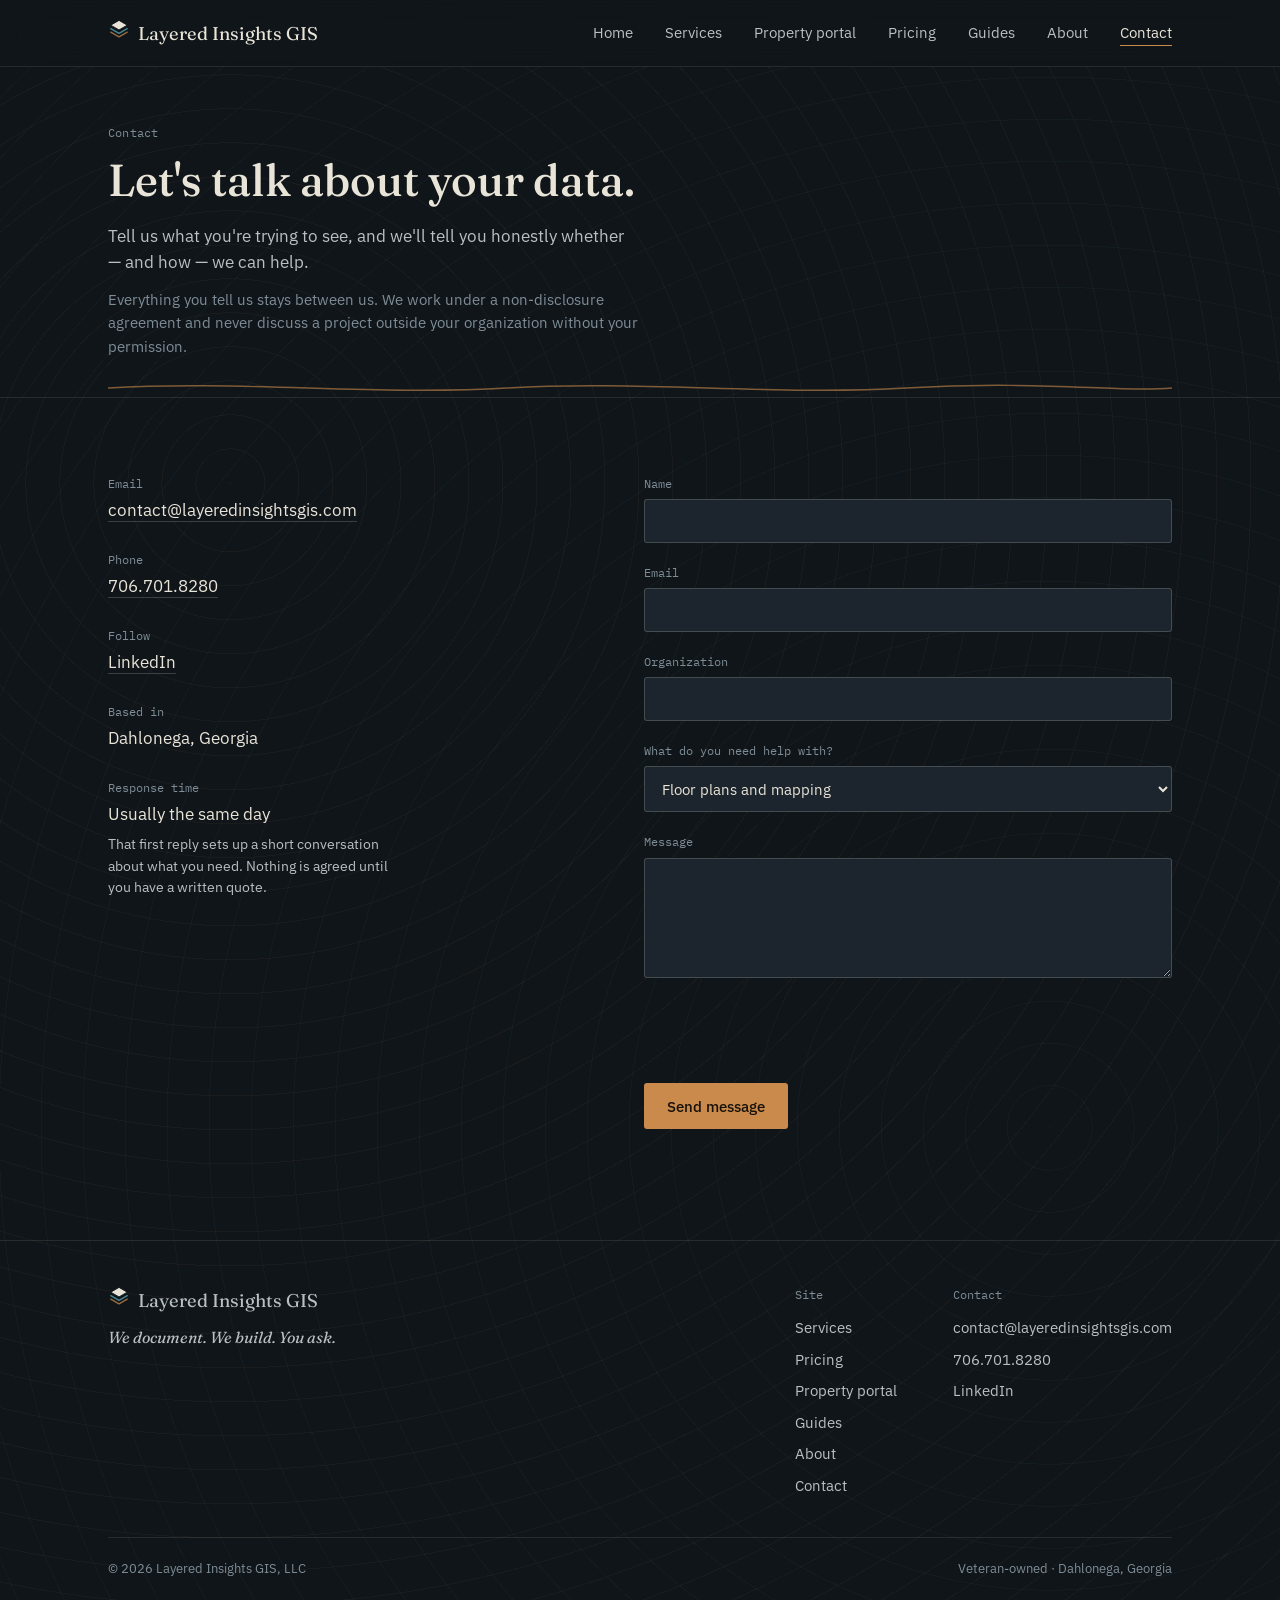
<file: docs/contact.html>
<!DOCTYPE html>
<html lang="en">
<head>
<meta charset="UTF-8" />
<meta name="viewport" content="width=device-width, initial-scale=1.0" />
<title>Contact a GIS Consultant — Layered Insights GIS</title>
<link rel="canonical" href="https://layeredinsightsgis.com/contact.html" />
<meta name="description" content="Start a conversation with a GIS consultant about a mapping, integration, or spatial data project. Based in Dahlonega, GA." />
<meta property="og:type" content="website" />
<meta property="og:site_name" content="Layered Insights GIS" />
<meta property="og:title" content="Contact a GIS Consultant — Layered Insights GIS" />
<meta property="og:description" content="Start a conversation about a mapping, integration, or spatial data project." />
<meta property="og:url" content="https://layeredinsightsgis.com/contact.html" />
<meta property="og:image" content="https://layeredinsightsgis.com/imgs/huc12s.jpg" />
<meta name="twitter:card" content="summary_large_image" />
<meta name="twitter:title" content="Contact a GIS Consultant — Layered Insights GIS" />
<meta name="twitter:description" content="Start a conversation about a mapping, integration, or spatial data project." />
<meta name="twitter:image" content="https://layeredinsightsgis.com/imgs/huc12s.jpg" />
<link rel="preconnect" href="https://fonts.googleapis.com">
<link href="https://fonts.googleapis.com/css2?family=Fraunces:opsz,wght@9..144,400;9..144,500;9..144,600&family=IBM+Plex+Sans:wght@400;500;600&family=IBM+Plex+Mono:wght@400;500&display=swap" rel="stylesheet">
<link rel="stylesheet" href="styles.css?v=64">
<link rel="icon" href="/favicon.ico" sizes="any">
<link rel="icon" href="/favicon.svg" type="image/svg+xml">
<link rel="icon" type="image/png" sizes="32x32" href="/favicon-32x32.png">
<link rel="icon" type="image/png" sizes="16x16" href="/favicon-16x16.png">
<link rel="apple-touch-icon" href="/apple-touch-icon.png">
<link rel="manifest" href="/site.webmanifest">
<meta name="theme-color" content="#1E2530">
</head>
<body class="contour-field">

<header class="site-header">
  <nav class="nav">
    <a href="index.html" class="wordmark">
      <span class="mark" aria-hidden="true"><svg viewBox="0 0 24 24"><path class="mark-top" d="M12 2.6 L21 7.8 L12 13 L3 7.8 Z"/><path class="mark-mid" d="M3 11.6 L12 16.8 L21 11.6" fill="none"/><path class="mark-low" d="M3 15.4 L12 20.6 L21 15.4" fill="none"/></svg></span>
      Layered Insights GIS
    </a>
    <button class="nav-toggle" aria-label="Toggle navigation" aria-expanded="false">☰</button>
    <ul class="nav-links">
      <li><a href="index.html">Home</a></li>
      <li><a href="services.html">Services</a></li>
      <li><a href="property-portal.html">Property portal</a></li>
      <li><a href="pricing.html">Pricing</a></li>
      <li><a href="guides/">Guides</a></li>
      <li><a href="about.html">About</a></li>
      <li><a href="contact.html" aria-current="page">Contact</a></li>
    </ul>
  </nav>
</header>

<main>
  <section class="page-hero">
    <div class="container">
      <p class="eyebrow">Contact</p>
      <h1>Let's talk about your data.</h1>
      <p class="lede">Tell us what you're trying to see, and we'll tell you honestly whether — and how — we can help.</p>
      <p class="contact-conf">Everything you tell us stays between us. We work under a non-disclosure agreement and never discuss a project outside your organization without your permission.</p>
    </div>
  </section>

  <div class="container"><div class="signature-divider" aria-hidden="true"><svg viewBox="0 0 400 16" preserveAspectRatio="none"><path d="M0,8 C50,1 100,15 150,8 C200,1 250,15 300,8 C350,1 380,12 400,8"/></svg></div></div>

  <section class="section-border-top">
    <div class="container contact-grid">
      <div class="contact-details">
        <div class="item">
          <p class="l">Email</p>
          <p class="v"><a href="mailto:contact@layeredinsightsgis.com">contact@layeredinsightsgis.com</a></p>
        </div>
        <div class="item">
          <p class="l">Phone</p>
          <p class="v"><a href="tel:+17067018280">706.701.8280</a></p>
        </div>
        <div class="item">
          <p class="l">Follow</p>
          <p class="v"><a href="https://www.linkedin.com/company/layered-insights-gis/" rel="me noopener" target="_blank">LinkedIn</a></p>
        </div>
        <div class="item">
          <p class="l">Based in</p>
          <p class="v">Dahlonega, Georgia</p>
        </div>
        <div class="item">
          <p class="l">Response time</p>
          <p class="v">Usually the same day</p>
          <p class="contact-next">That first reply sets up a short conversation about what you need. Nothing is agreed until you have a written quote.</p>
        </div>
      </div>

      <form class="contact-form" id="contactForm" action="https://forms.layeredinsightsgis.com/contact" method="POST">
        <!-- Honeypot: hidden from people, bots fill it in and get ignored -->
        <div class="hp-field" aria-hidden="true">
          <label for="website">Leave this empty</label>
          <input type="text" id="website" name="website" tabindex="-1" autocomplete="off">
        </div>
        <div class="form-field">
          <label for="name">Name</label>
          <input type="text" id="name" name="name" required>
        </div>
        <div class="form-field">
          <label for="email">Email</label>
          <input type="email" id="email" name="email" required>
        </div>
        <div class="form-field">
          <label for="org">Organization</label>
          <input type="text" id="org" name="organization">
        </div>
        <div class="form-field">
          <label for="topic">What do you need help with?</label>
          <select id="topic" name="topic">
            <option>Floor plans and mapping</option>
            <option>Connected maps: maps and systems that don't agree</option>
            <option>A web map</option>
            <option>An hour of consulting</option>
            <option value="Property portal demo">Property portal demo</option>
            <option>Not sure yet</option>
          </select>
        </div>
        <div class="form-field">
          <label for="message">Message</label>
          <textarea id="message" name="message" required></textarea>
        </div>
        <div class="cf-turnstile" data-sitekey="0x4AAAAAAFJpoBO4DGwxFiaU" data-theme="dark"></div>
        <button type="submit" class="btn btn-primary">Send message</button>
        <p class="form-status" id="formStatus" role="status" aria-live="polite"></p>
      </form>
    </div>
  </section>
</main>

<footer class="site-footer">
  <div class="container">
    <div class="footer-grid">
      <div class="footer-brand">
        <a href="index.html" class="wordmark">
          <span class="mark" aria-hidden="true"><svg viewBox="0 0 24 24"><path class="mark-top" d="M12 2.6 L21 7.8 L12 13 L3 7.8 Z"/><path class="mark-mid" d="M3 11.6 L12 16.8 L21 11.6" fill="none"/><path class="mark-low" d="M3 15.4 L12 20.6 L21 15.4" fill="none"/></svg></span>
          Layered Insights GIS
        </a>
        <p class="footer-tagline">We document. We build. You ask.</p>
      </div>
      <div class="footer-cols">
        <div class="footer-col">
          <h4>Site</h4>
          <ul>
            <li><a href="services.html">Services</a></li>
            <li><a href="pricing.html">Pricing</a></li>
            <li><a href="property-portal.html">Property portal</a></li>
            <li><a href="guides/">Guides</a></li>
            <li><a href="about.html">About</a></li>
            <li><a href="contact.html">Contact</a></li>
          </ul>
        </div>
        <div class="footer-col">
          <h4>Contact</h4>
          <ul>
            <li><a href="mailto:contact@layeredinsightsgis.com">contact@layeredinsightsgis.com</a></li>
            <li><a href="tel:+17067018280">706.701.8280</a></li>
            <li><a href="https://www.linkedin.com/company/layered-insights-gis/" rel="me noopener" target="_blank">LinkedIn</a></li>
          </ul>
        </div>
      </div>
    </div>
    <div class="footer-bottom">
      <span>© 2026 Layered Insights GIS, LLC</span>
      <span>Veteran-owned · Dahlonega, Georgia</span>
    </div>
  </div>
</footer>

<script src="https://challenges.cloudflare.com/turnstile/v0/api.js" async defer></script>
<script src="script.js?v=14"></script>
</body>
</html>
</file>
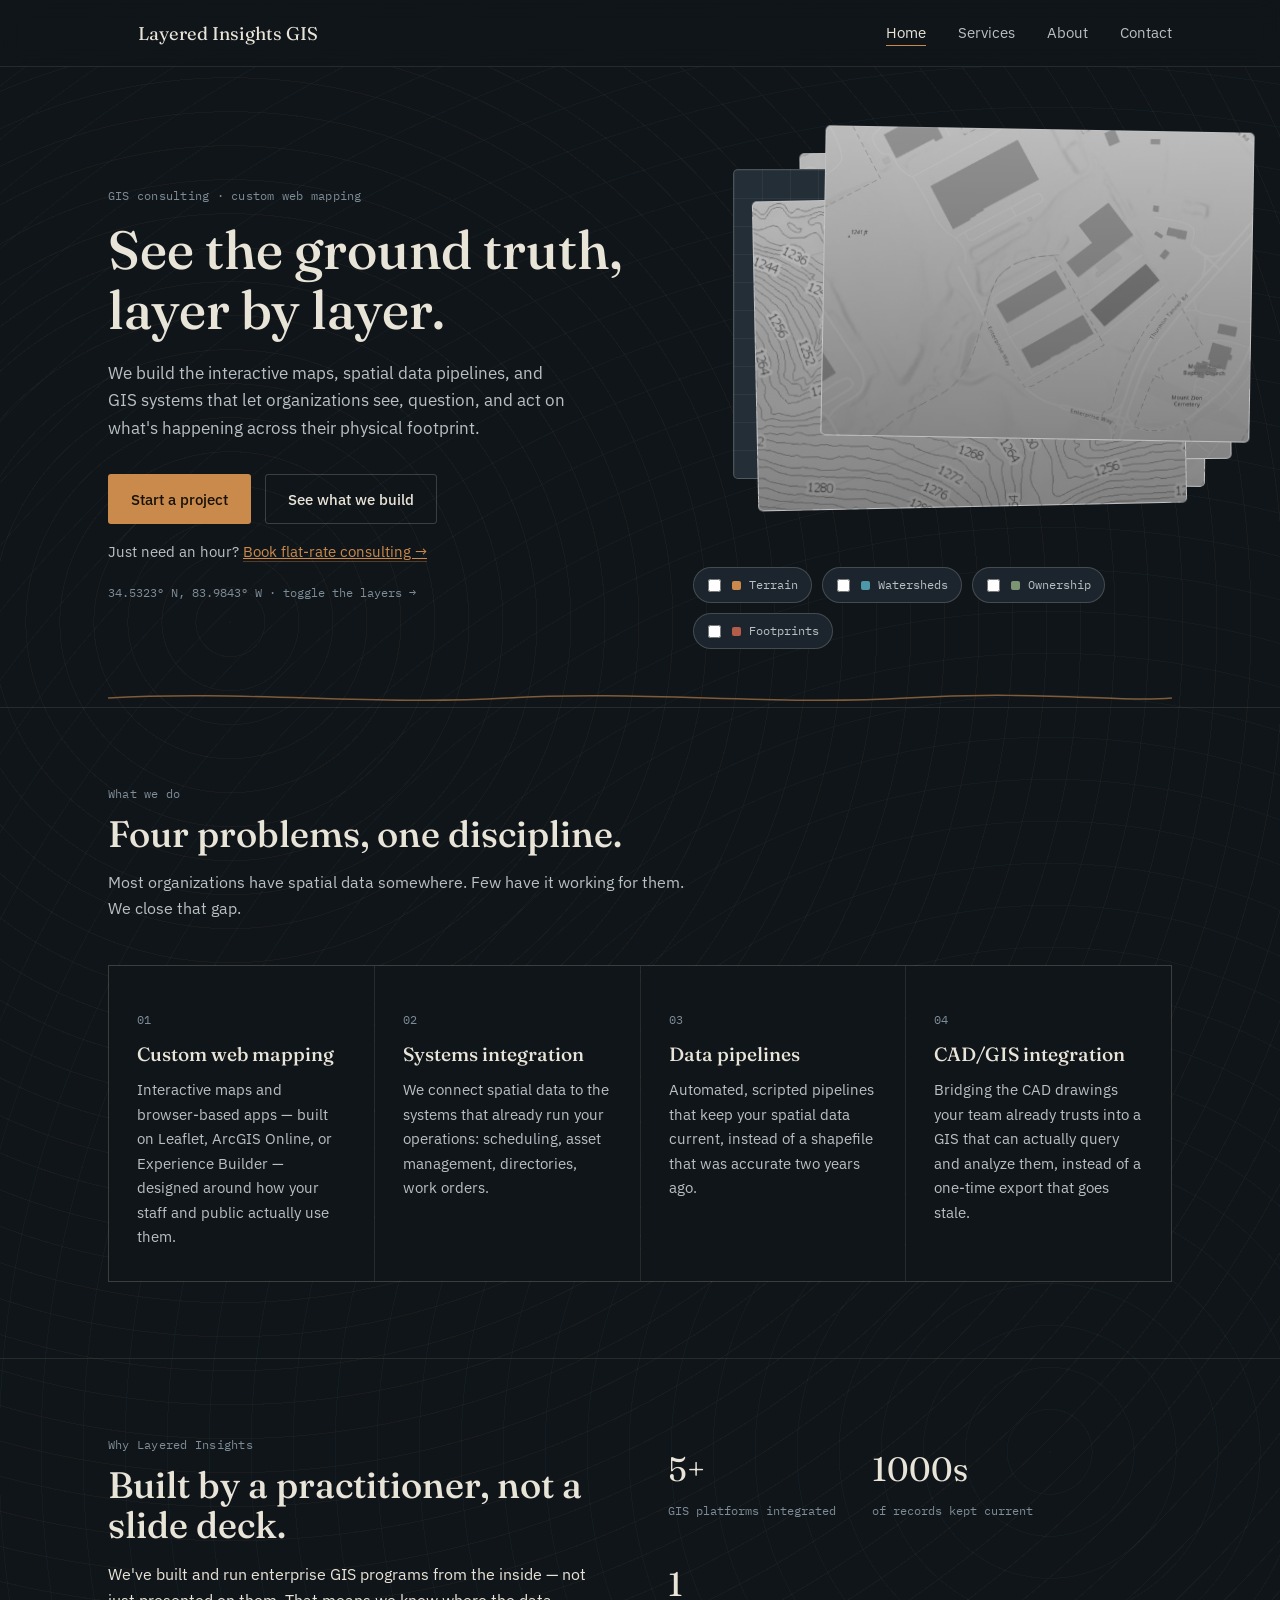
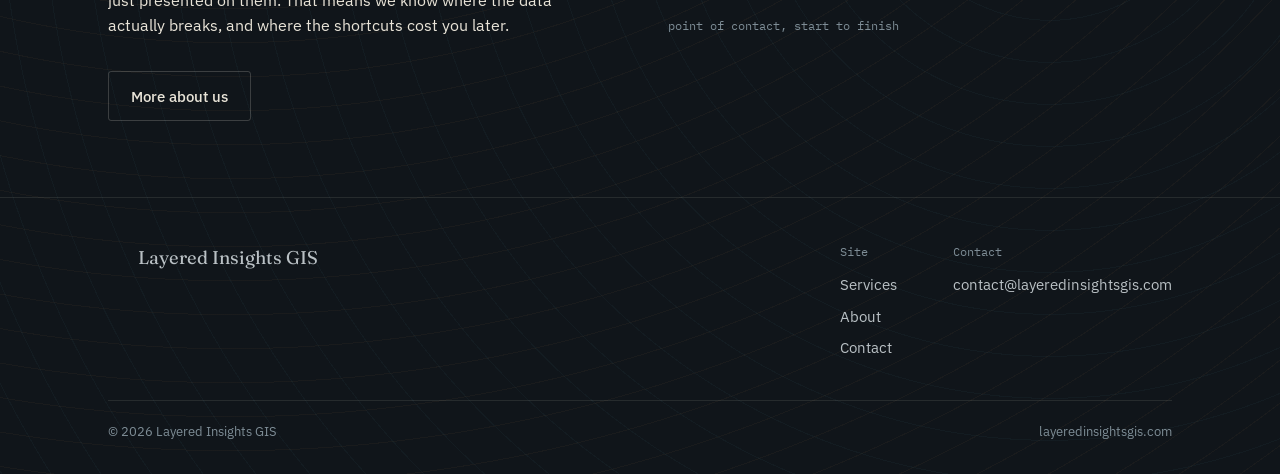
<file: docs/index (3).html>
<!DOCTYPE html>
<html lang="en">
<head>
<meta charset="UTF-8" />
<meta name="viewport" content="width=device-width, initial-scale=1.0" />
<title>Layered Insights GIS — Custom Web Mapping &amp; GIS Systems</title>
<link rel="canonical" href="https://layeredinsightsgis.com/" />
<meta name="description" content="Layered Insights GIS builds custom web maps, GIS systems integration, and spatial data pipelines for organizations that run on place." />
<link rel="preconnect" href="https://fonts.googleapis.com">
<link href="https://fonts.googleapis.com/css2?family=Fraunces:opsz,wght@9..144,400;9..144,500;9..144,600&family=IBM+Plex+Sans:wght@400;500;600&family=IBM+Plex+Mono:wght@400;500&display=swap" rel="stylesheet">
<link rel="stylesheet" href="styles.css?v=14">
<script type="application/ld+json">
{
  "@context": "https://schema.org",
  "@type": "ProfessionalService",
  "name": "Layered Insights GIS",
  "url": "https://layeredinsightsgis.com/",
  "email": "contact@layeredinsightsgis.com",
  "description": "GIS consulting firm offering custom web mapping, GIS systems integration, spatial data pipelines, CAD/GIS integration, and quick-start digitization and mapping engagements.",
  "address": {
    "@type": "PostalAddress",
    "addressLocality": "Dahlonega",
    "addressRegion": "GA",
    "addressCountry": "US"
  },
  "areaServed": "US"
}
</script>
</head>
<body class="contour-field">

<header class="site-header">
  <nav class="nav">
    <a href="index.html" class="wordmark">
      <span class="mark"><span></span><span></span><span></span></span>
      Layered Insights GIS
    </a>
    <button class="nav-toggle" aria-label="Toggle navigation" aria-expanded="false">☰</button>
    <ul class="nav-links">
      <li><a href="index.html" aria-current="page">Home</a></li>
      <li><a href="services.html">Services</a></li>
      <li><a href="about.html">About</a></li>
      <li><a href="contact.html">Contact</a></li>
    </ul>
  </nav>
</header>

<main>
  <section class="hero">
    <div class="container hero-grid">
      <div>
        <p class="eyebrow">GIS consulting · custom web mapping</p>
        <h1>See the ground truth, layer by layer.</h1>
        <p class="lede">We build the interactive maps, spatial data pipelines, and GIS systems that let organizations see, question, and act on what's happening across their physical footprint.</p>
        <div class="hero-cta">
          <a href="contact.html" class="btn btn-primary">Start a project</a>
          <a href="services.html" class="btn btn-ghost">See what we build</a>
        </div>
        <p class="lede" style="margin-top:16px; font-size:0.94rem;">Just need an hour? <a href="services.html#consulting" style="color:var(--ochre); border-bottom:1px solid var(--ochre-dim);">Book flat-rate consulting →</a></p>
        <p class="coord" style="margin-top:20px;">34.5323° N, 83.9843° W · toggle the layers →</p>
      </div>

      <div>
        <div class="stack-stage" aria-hidden="false">
          <div class="layer-sheet active" data-layer="base">
            <svg class="chrome" viewBox="0 0 120 40">
              <path d="M8 30 L8 10 M4 14 L8 10 L12 14" fill="none" stroke="currentColor" stroke-width="1.4"/>
              <line x1="30" y1="30" x2="70" y2="30" stroke="currentColor" stroke-width="1.4"/>
              <line x1="30" y1="26" x2="30" y2="30" stroke="currentColor" stroke-width="1.4"/>
              <line x1="50" y1="26" x2="50" y2="30" stroke="currentColor" stroke-width="1.4"/>
              <line x1="70" y1="26" x2="70" y2="30" stroke="currentColor" stroke-width="1.4"/>
              <text x="30" y="18" font-family="IBM Plex Mono" font-size="8" fill="currentColor">0&#160;&#160;&#160;&#160;&#160;&#160;200 m</text>
            </svg>
          </div>

          <div class="layer-sheet layer-photo" data-layer="contours" style="--tx:22px; --ty:28px; --rot:-1.2deg; --delay:.08s; background-image:url('imgs/contours.jpg');">
            <span class="sheet-label"><span class="name">Terrain</span><span class="tech">contours</span></span>
          </div>

          <div class="layer-sheet layer-photo" data-layer="huc12" style="--tx:45px; --ty:5px; --rot:.8deg; --delay:.16s; background-image:url('imgs/huc12s.jpg');">
            <span class="sheet-label"><span class="name">Watersheds</span><span class="tech">huc12</span></span>
          </div>

          <div class="layer-sheet layer-photo" data-layer="parcels" style="--tx:68px; --ty:-18px; --rot:-.6deg; --delay:.24s; background-image:url('imgs/parcels.jpg');">
            <span class="sheet-label"><span class="name">Ownership</span><span class="tech">parcels</span></span>
          </div>

          <div class="layer-sheet layer-photo" data-layer="buildings" style="--tx:90px; --ty:-40px; --rot:1deg; --delay:.32s; background-image:url('imgs/buildings.jpg?v=2');">
            <span class="sheet-label"><span class="name">Footprints</span><span class="tech">buildings</span></span>
          </div>
        </div>
        <div class="layer-toggles">
          <label class="layer-chip"><input type="checkbox" data-layer="contours"><span class="swatch" style="background:var(--ochre)"></span>Terrain</label>
          <label class="layer-chip"><input type="checkbox" data-layer="huc12"><span class="swatch" style="background:var(--teal)"></span>Watersheds</label>
          <label class="layer-chip"><input type="checkbox" data-layer="parcels"><span class="swatch" style="background:var(--olive)"></span>Ownership</label>
          <label class="layer-chip"><input type="checkbox" data-layer="buildings"><span class="swatch" style="background:var(--clay)"></span>Footprints</label>
        </div>
      </div>

    </div>
  </section>

  <div class="container"><div class="signature-divider" aria-hidden="true"><svg viewBox="0 0 400 16" preserveAspectRatio="none"><path d="M0,8 C50,1 100,15 150,8 C200,1 250,15 300,8 C350,1 380,12 400,8"/></svg></div></div>

  <section class="section-border-top">
    <div class="container">
      <div class="section-head">
        <p class="eyebrow">What we do</p>
        <h2>Four problems, one discipline.</h2>
        <p class="lede">Most organizations have spatial data somewhere. Few have it working for them. We close that gap.</p>
      </div>
      <div class="grid-4">
        <div class="card">
          <p class="num">01</p>
          <h3>Custom web mapping</h3>
          <p>Interactive maps and browser-based apps — built on Leaflet, ArcGIS Online, or Experience Builder — designed around how your staff and public actually use them.</p>
        </div>
        <div class="card">
          <p class="num">02</p>
          <h3>Systems integration</h3>
          <p>We connect spatial data to the systems that already run your operations: scheduling, asset management, directories, work orders.</p>
        </div>
        <div class="card">
          <p class="num">03</p>
          <h3>Data pipelines</h3>
          <p>Automated, scripted pipelines that keep your spatial data current, instead of a shapefile that was accurate two years ago.</p>
        </div>
        <div class="card">
          <p class="num">04</p>
          <h3>CAD/GIS integration</h3>
          <p>Bridging the CAD drawings your team already trusts into a GIS that can actually query and analyze them, instead of a one-time export that goes stale.</p>
        </div>
      </div>
    </div>
  </section>

  <section class="section-border-top">
    <div class="container">
      <div class="about-grid">
        <div>
          <p class="eyebrow">Why Layered Insights</p>
          <h2 style="font-size:clamp(1.7rem,3vw,2.3rem); margin-top:10px;">Built by a practitioner, not a slide deck.</h2>
          <p class="lede" style="margin-top:16px;">We've built and run enterprise GIS programs from the inside — not just presented on them. That means we know where the data actually breaks, and where the shortcuts cost you later.</p>
          <div class="hero-cta">
            <a href="about.html" class="btn btn-ghost">More about us</a>
          </div>
        </div>
        <div class="stat-row">
          <div class="stat"><span class="n">5+</span><span class="l">GIS platforms integrated</span></div>
          <div class="stat"><span class="n">1000s</span><span class="l">of records kept current</span></div>
          <div class="stat"><span class="n">1</span><span class="l">point of contact, start to finish</span></div>
        </div>
      </div>
    </div>
  </section>
</main>

<footer class="site-footer">
  <div class="container">
    <div class="footer-grid">
      <a href="index.html" class="wordmark">
        <span class="mark"><span></span><span></span><span></span></span>
        Layered Insights GIS
      </a>
      <div class="footer-cols">
        <div class="footer-col">
          <h4>Site</h4>
          <ul>
            <li><a href="services.html">Services</a></li>
            <li><a href="about.html">About</a></li>
            <li><a href="contact.html">Contact</a></li>
          </ul>
        </div>
        <div class="footer-col">
          <h4>Contact</h4>
          <ul>
            <li><a href="mailto:contact@layeredinsightsgis.com">contact@layeredinsightsgis.com</a></li>
          </ul>
        </div>
      </div>
    </div>
    <div class="footer-bottom">
      <span>© 2026 Layered Insights GIS</span>
      <span>layeredinsightsgis.com</span>
    </div>
  </div>
</footer>

<script src="script.js?v=8"></script>
</body>
</html>
</file>
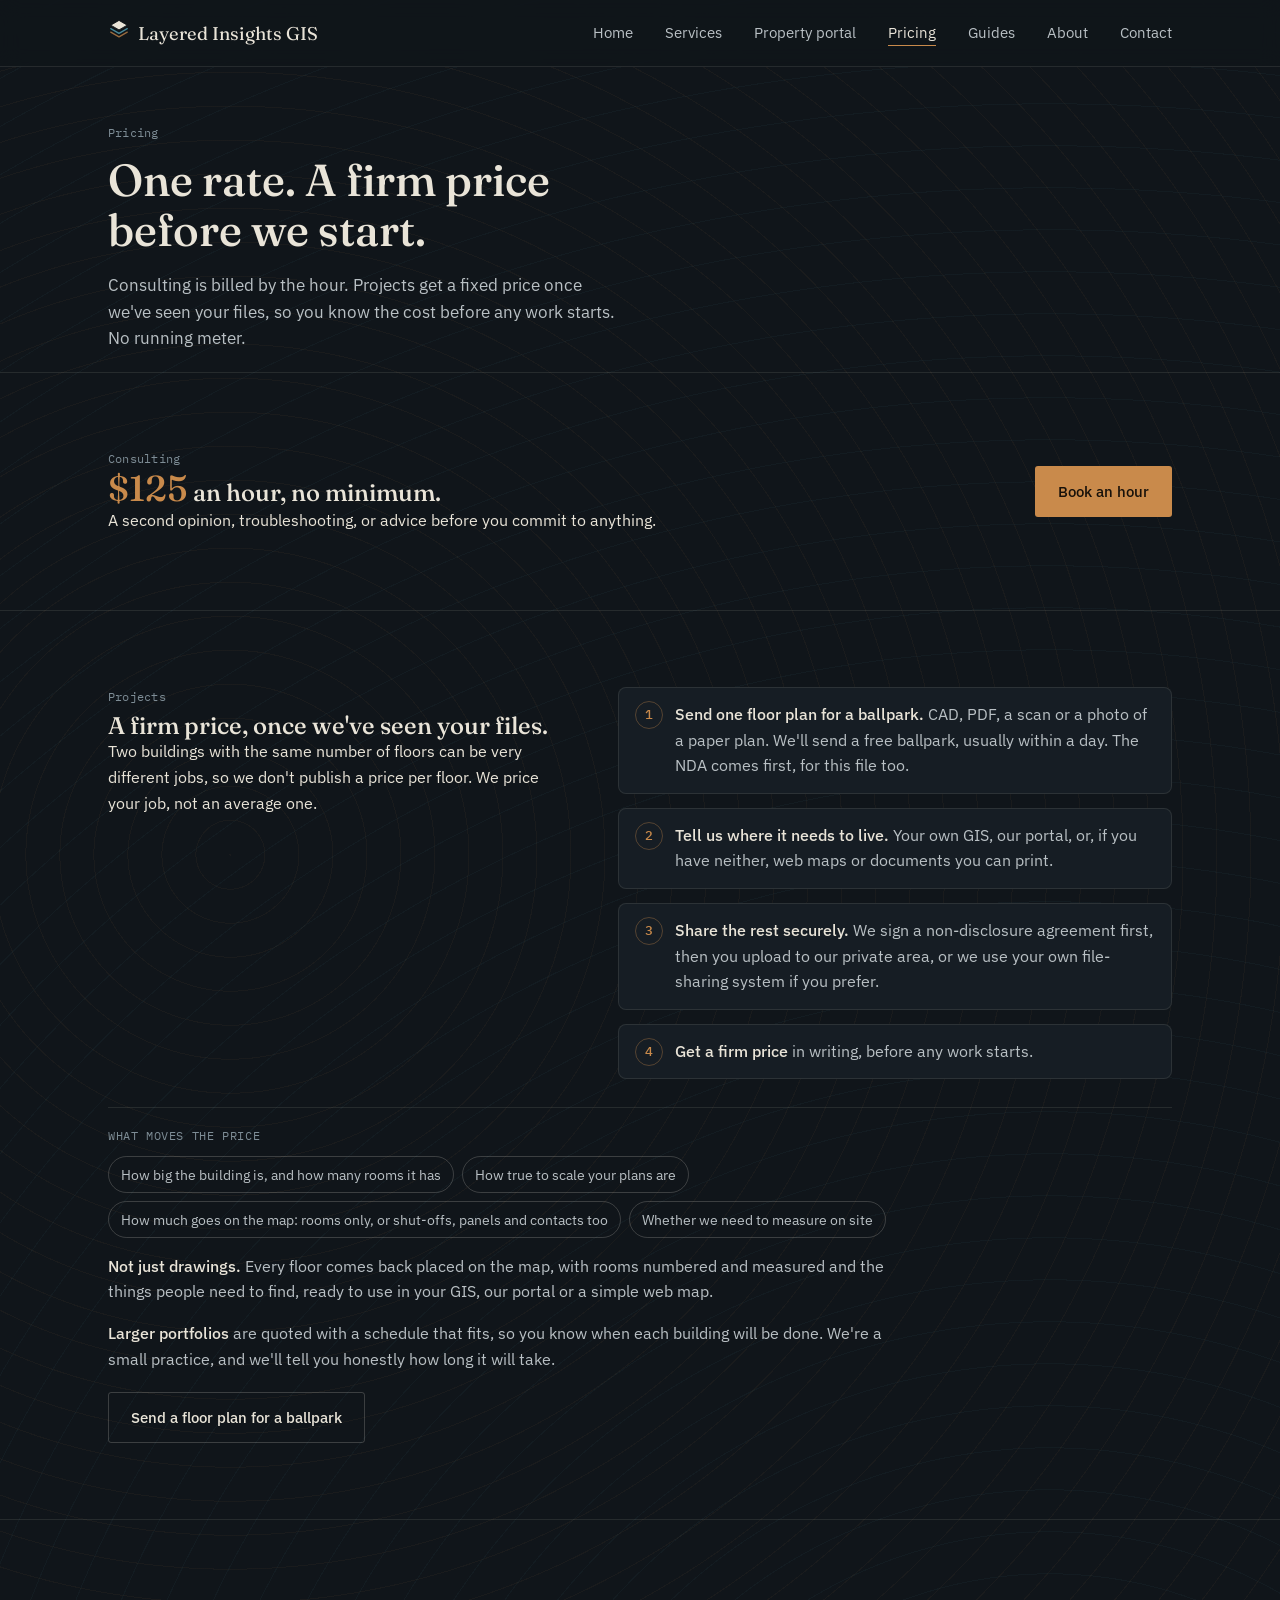
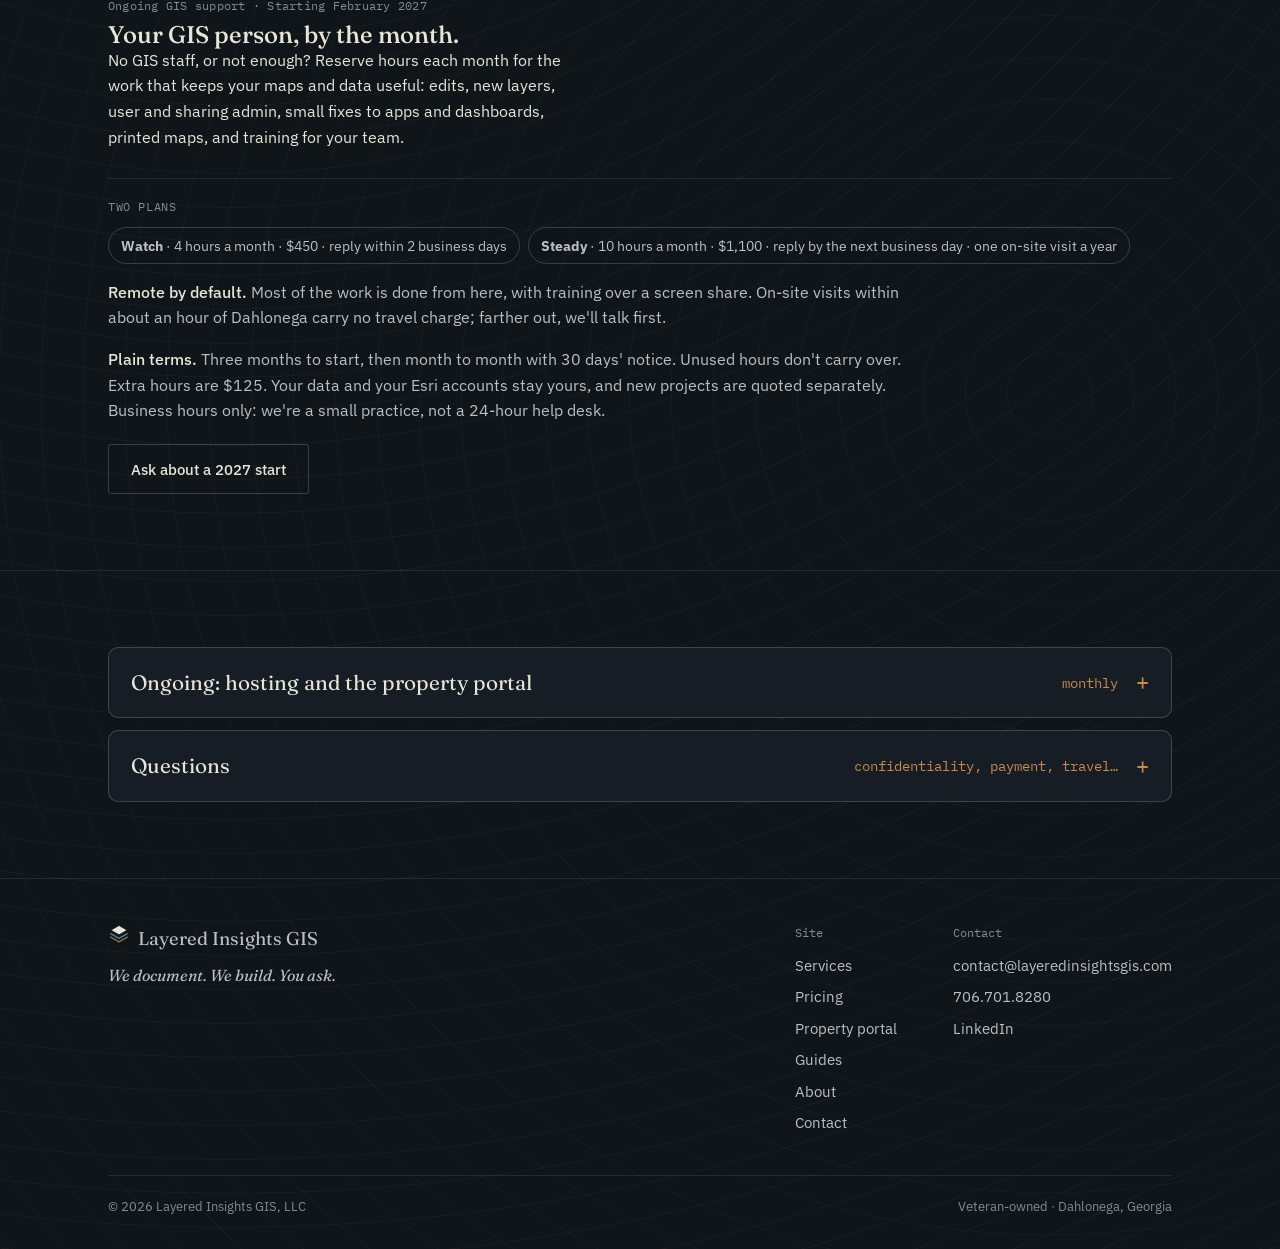
<file: docs/pricing.html>
<!DOCTYPE html>
<html lang="en">
<head>
<meta charset="UTF-8" />
<meta name="viewport" content="width=device-width, initial-scale=1.0" />
<title>Pricing — Layered Insights GIS</title>
<link rel="canonical" href="https://layeredinsightsgis.com/pricing.html" />
<meta name="description" content="One rate: $125 an hour for GIS consulting, no minimum. Every project gets a firm price once we've seen your files, and a free ballpark from one floor plan, usually within a day." />
<meta property="og:type" content="website" />
<meta property="og:site_name" content="Layered Insights GIS" />
<meta property="og:title" content="Pricing — Layered Insights GIS" />
<meta property="og:description" content="One rate: $125 an hour. A firm price for every project once we've seen your files." />
<meta property="og:url" content="https://layeredinsightsgis.com/pricing.html" />
<meta property="og:image" content="https://layeredinsightsgis.com/imgs/contours.jpg" />
<meta name="twitter:card" content="summary_large_image" />
<meta name="twitter:title" content="Pricing — Layered Insights GIS" />
<meta name="twitter:description" content="One rate: $125 an hour. A firm price for every project once we've seen your files." />
<meta name="twitter:image" content="https://layeredinsightsgis.com/imgs/contours.jpg" />
<link rel="preconnect" href="https://fonts.googleapis.com">
<link href="https://fonts.googleapis.com/css2?family=Fraunces:opsz,wght@9..144,400;9..144,500;9..144,600&family=IBM+Plex+Sans:wght@400;500;600&family=IBM+Plex+Mono:wght@400;500&display=swap" rel="stylesheet">
<link rel="stylesheet" href="styles.css?v=64">
<link rel="icon" href="/favicon.ico" sizes="any">
<link rel="icon" href="/favicon.svg" type="image/svg+xml">
<link rel="icon" type="image/png" sizes="32x32" href="/favicon-32x32.png">
<link rel="icon" type="image/png" sizes="16x16" href="/favicon-16x16.png">
<link rel="apple-touch-icon" href="/apple-touch-icon.png">
<link rel="manifest" href="/site.webmanifest">
<meta name="theme-color" content="#1E2530">
</head>
<body class="contour-field">

<header class="site-header">
  <nav class="nav">
    <a href="index.html" class="wordmark">
      <span class="mark" aria-hidden="true"><svg viewBox="0 0 24 24"><path class="mark-top" d="M12 2.6 L21 7.8 L12 13 L3 7.8 Z"/><path class="mark-mid" d="M3 11.6 L12 16.8 L21 11.6" fill="none"/><path class="mark-low" d="M3 15.4 L12 20.6 L21 15.4" fill="none"/></svg></span>
      Layered Insights GIS
    </a>
    <button class="nav-toggle" aria-label="Toggle navigation" aria-expanded="false">☰</button>
    <ul class="nav-links">
      <li><a href="index.html">Home</a></li>
      <li><a href="services.html">Services</a></li>
      <li><a href="property-portal.html">Property portal</a></li>
      <li><a href="pricing.html" aria-current="page">Pricing</a></li>
      <li><a href="guides/">Guides</a></li>
      <li><a href="about.html">About</a></li>
      <li><a href="contact.html">Contact</a></li>
    </ul>
  </nav>
</header>

<main>
  <section class="page-hero">
    <div class="container">
      <p class="eyebrow">Pricing</p>
      <h1>One rate. A firm price before we start.</h1>
      <p class="lede">Consulting is billed by the hour. Projects get a fixed price once we've seen your files, so you know the cost before any work starts. No running meter.</p>
    </div>
  </section>

  <section class="section-border-top">
    <div class="container">
      <div class="pr-hour">
        <div>
          <p class="eyebrow">Consulting</p>
          <h2><span class="pr-big">$125</span> an hour, no minimum.</h2>
          <p class="lede">A second opinion, troubleshooting, or advice before you commit to anything.</p>
        </div>
        <a href="contact.html" class="btn btn-primary">Book an hour</a>
      </div>
    </div>
  </section>

  <section class="section-border-top">
    <div class="container">
      <div class="pr-fp">
        <div class="pr-fp-head">
          <p class="eyebrow">Projects</p>
          <h2>A firm price, once we've seen your files.</h2>
          <p class="lede">Two buildings with the same number of floors can be very different jobs, so we don't publish a price per floor. We price your job, not an average one.</p>
        </div>
        <ol class="pr-steps">
          <li><b>Send one floor plan for a ballpark.</b> CAD, PDF, a scan or a photo of a paper plan. We'll send a free ballpark, usually within a day. The NDA comes first, for this file too.</li>
          <li><b>Tell us where it needs to live.</b> Your own GIS, our portal, or, if you have neither, web maps or documents you can print.</li>
          <li><b>Share the rest securely.</b> We sign a non-disclosure agreement first, then you upload to our private area, or we use your own file-sharing system if you prefer.</li>
          <li><b>Get a firm price</b> in writing, before any work starts.</li>
        </ol>
      </div>
      <div class="pr-moves">
        <p class="pr-moves-h">What moves the price</p>
        <ul>
          <li>How big the building is, and how many rooms it has</li>
          <li>How true to scale your plans are</li>
          <li>How much goes on the map: rooms only, or shut-offs, panels and contacts too</li>
          <li>Whether we need to measure on site</li>
        </ul>
      </div>
      <p class="pr-included"><b>Not just drawings.</b> Every floor comes back placed on the map, with rooms numbered and measured and the things people need to find, ready to use in your GIS, our portal or a simple web map.</p>
      <p class="pr-large"><b>Larger portfolios</b> are quoted with a schedule that fits, so you know when each building will be done. We're a small practice, and we'll tell you honestly how long it will take.</p>
      <a href="contact.html" class="btn btn-ghost" style="margin-top: 20px">Send a floor plan for a ballpark</a>
    </div>
  </section>

  <section id="support" class="section-border-top">
    <div class="container">
      <div class="pr-fp">
        <div class="pr-fp-head">
          <p class="eyebrow">Ongoing GIS support · Starting February 2027</p>
          <h2>Your GIS person, by the month.</h2>
          <p class="lede">No GIS staff, or not enough? Reserve hours each month for the work that keeps your maps and data useful: edits, new layers, user and sharing admin, small fixes to apps and dashboards, printed maps, and training for your team.</p>
        </div>
      </div>
      <div class="pr-moves">
        <p class="pr-moves-h">Two plans</p>
        <ul>
          <li><b>Watch</b> · 4 hours a month · $450 · reply within 2 business days</li>
          <li><b>Steady</b> · 10 hours a month · $1,100 · reply by the next business day · one on-site visit a year</li>
        </ul>
      </div>
      <p class="pr-included"><b>Remote by default.</b> Most of the work is done from here, with training over a screen share. On-site visits within about an hour of Dahlonega carry no travel charge; farther out, we'll talk first.</p>
      <p class="pr-large"><b>Plain terms.</b> Three months to start, then month to month with 30 days' notice. Unused hours don't carry over. Extra hours are $125. Your data and your Esri accounts stay yours, and new projects are quoted separately. Business hours only: we're a small practice, not a 24-hour help desk.</p>
      <a href="contact.html" class="btn btn-ghost" style="margin-top: 20px">Ask about a 2027 start</a>
    </div>
  </section>

  <section class="section-border-top">
    <div class="container">
      <div class="pr-acc">
        <details class="pr-d">
          <summary><span class="pr-d-t">Ongoing: hosting and the property portal</span><span class="pr-d-p">monthly</span></summary>
          <div class="pr-d-body">
            <p><b>Hosting.</b> We can host your map for a monthly fee. Your data stays yours, and you can have a full copy any time.</p>
            <p><b>Property portal.</b> Our property portal puts each of your buildings on a map: who to call, where the shut-offs and panels are, what's overdue and what each building earns, kept current by your own team. <a href="property-portal.html">See the property portal →</a></p>
            <p>It's priced per building, per month, depending on the size and type of each building. Tell us how many buildings you manage and we'll send a quote. In many commercial leases the cost can be passed through as an operating expense.</p>
            <a href="contact.html?topic=portal#contactForm" class="btn btn-ghost">Ask for a quote</a>
          </div>
        </details>
        <details class="pr-d">
          <summary><span class="pr-d-t">Questions</span><span class="pr-d-p">confidentiality, payment, travel…</span></summary>
          <div class="pr-d-body">

      <dl class="pr-faq">
        <dt>Why no price per floor?</dt>
        <dd>Because floors aren't alike. Three stories at 28,000 square feet and three stories at 82,000 are very different jobs. A per-floor price would be wrong for most buildings, so we look at yours and give you a firm price instead.</dd>
        <dt>Is the ballpark really free?</dt>
        <dd>Yes. Send one floor plan and a line about what you need. The ballpark is a range, not a commitment on either side; the firm price comes after we've seen your files. Like every file you send us, it's covered by our NDA, signed before you send it.</dd>
        <dt>What makes a job cost more?</dt>
        <dd>Large or very detailed floors, plans that disagree with each other, rush deadlines, and on-site work. We'll tell you up front if any of these apply.</dd>
        <dt>What do I get at the end?</dt>
        <dd>Your data in standard GIS formats you own, plus a PDF of each floor. If you use the portal, your buildings are already loaded. Every project includes one round of corrections.</dd>
        <dt>Do you make CAD drawings?</dt>
        <dd>No. We're GIS specialists, not CAD drafters. We turn your CAD, PDFs and paper plans into GIS, and we'll help you sort out the drawing problems we find along the way, like rooms that don't close or room numbers that don't match. If you need new CAD drawings made, we'll point you to a drafting firm.</dd>
        <dt>Is my project kept confidential?</dt>
        <dd>Yes. We work under a non-disclosure agreement, signed before you share any files. We don't discuss your project, name you as a client, or show your buildings to anyone outside your organization without your written permission.</dd>
        <dt>How does payment work?</dt>
        <dd>Hourly consulting and small jobs are invoiced on delivery. Larger projects start with a deposit, set by the scope of work, with the balance on delivery. The terms are written into every quote.</dd>
        <dt>Do you travel?</dt>
        <dd>Most work is done remotely from the plans you send. On-site measurement is quoted separately, including travel.</dd>
      </dl>
    
          </div>
        </details>
      </div>
    </div>
  </section>
</main>

<footer class="site-footer">
  <div class="container">
    <div class="footer-grid">
      <div class="footer-brand">
        <a href="index.html" class="wordmark">
          <span class="mark" aria-hidden="true"><svg viewBox="0 0 24 24"><path class="mark-top" d="M12 2.6 L21 7.8 L12 13 L3 7.8 Z"/><path class="mark-mid" d="M3 11.6 L12 16.8 L21 11.6" fill="none"/><path class="mark-low" d="M3 15.4 L12 20.6 L21 15.4" fill="none"/></svg></span>
          Layered Insights GIS
        </a>
        <p class="footer-tagline">We document. We build. You ask.</p>
      </div>
      <div class="footer-cols">
        <div class="footer-col">
          <h4>Site</h4>
          <ul>
            <li><a href="services.html">Services</a></li>
            <li><a href="pricing.html">Pricing</a></li>
            <li><a href="property-portal.html">Property portal</a></li>
            <li><a href="guides/">Guides</a></li>
            <li><a href="about.html">About</a></li>
            <li><a href="contact.html">Contact</a></li>
          </ul>
        </div>
        <div class="footer-col">
          <h4>Contact</h4>
          <ul>
            <li><a href="mailto:contact@layeredinsightsgis.com">contact@layeredinsightsgis.com</a></li>
            <li><a href="tel:+17067018280">706.701.8280</a></li>
            <li><a href="https://www.linkedin.com/company/layered-insights-gis/" rel="me noopener" target="_blank">LinkedIn</a></li>
          </ul>
        </div>
      </div>
    </div>
    <div class="footer-bottom">
      <span>© 2026 Layered Insights GIS, LLC</span>
      <span>Veteran-owned · Dahlonega, Georgia</span>
    </div>
  </div>
</footer>

<script src="script.js?v=14"></script>
</body>
</html>
</file>
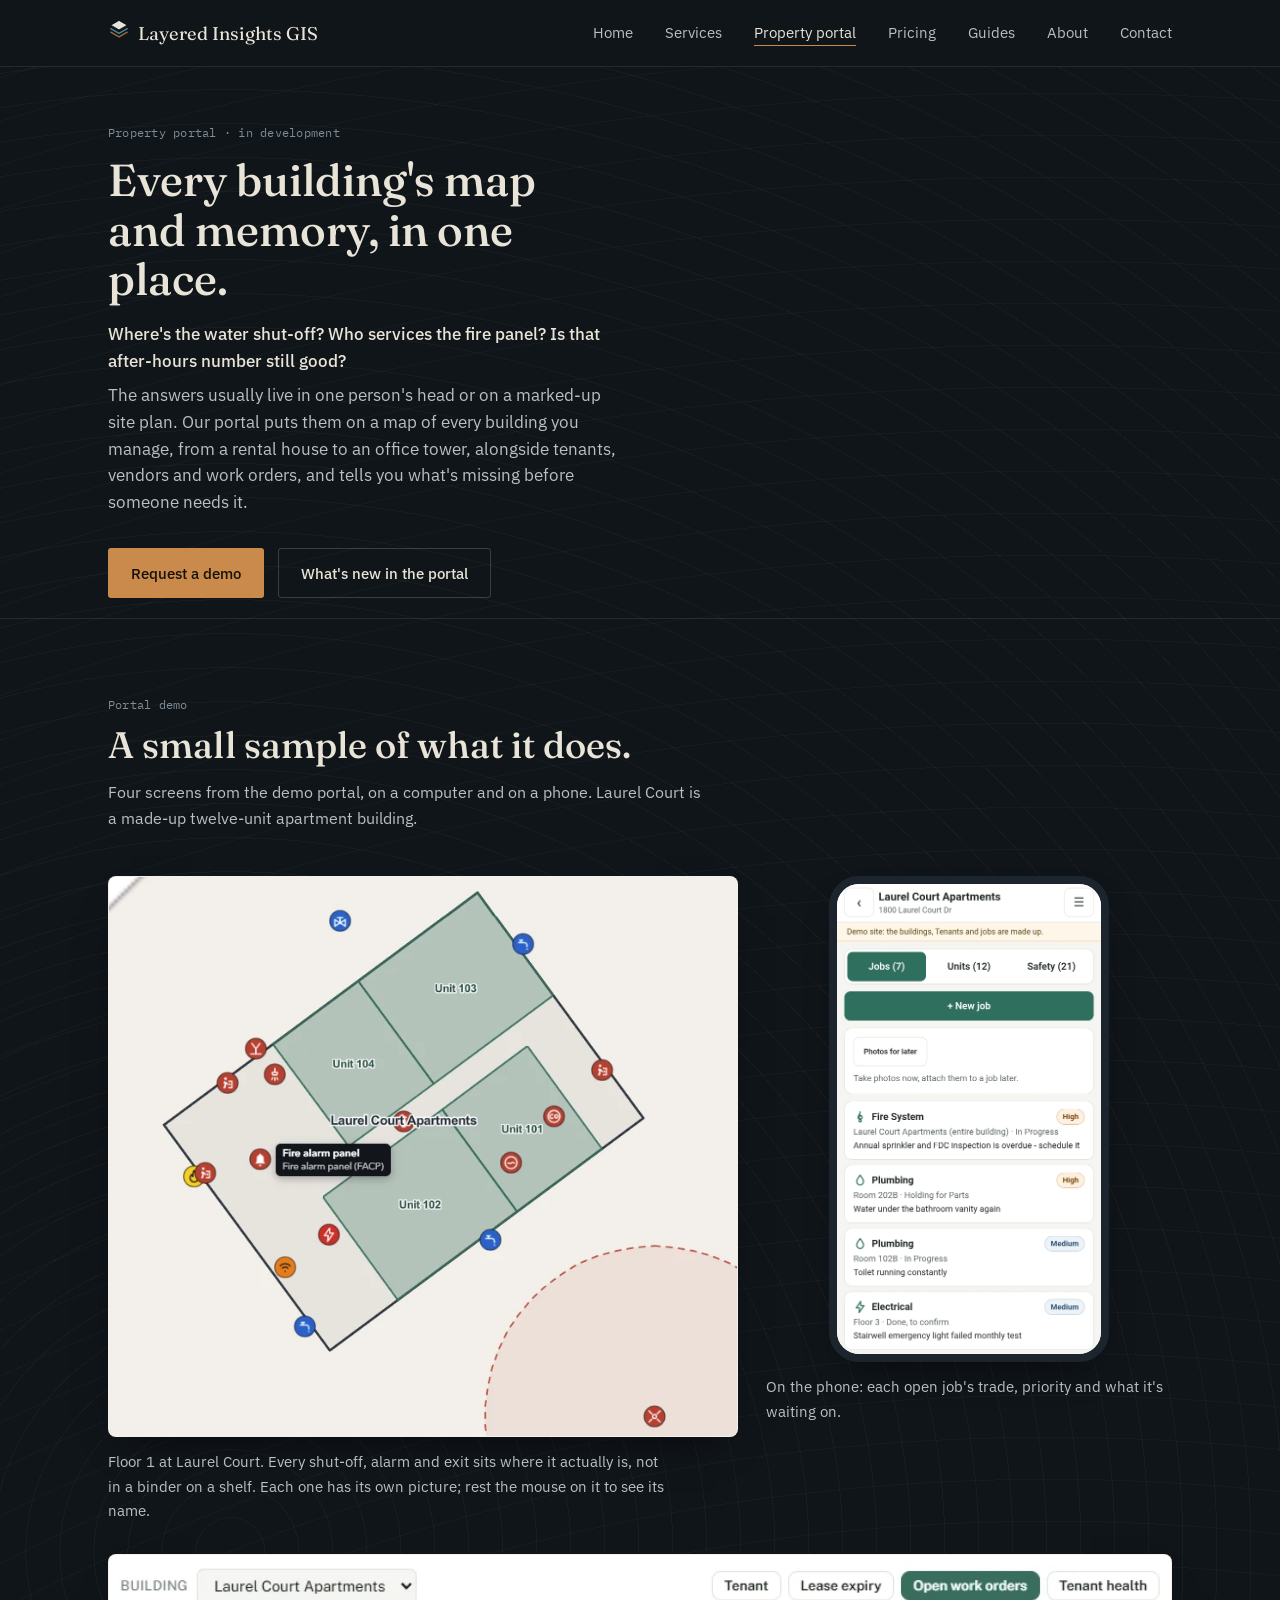
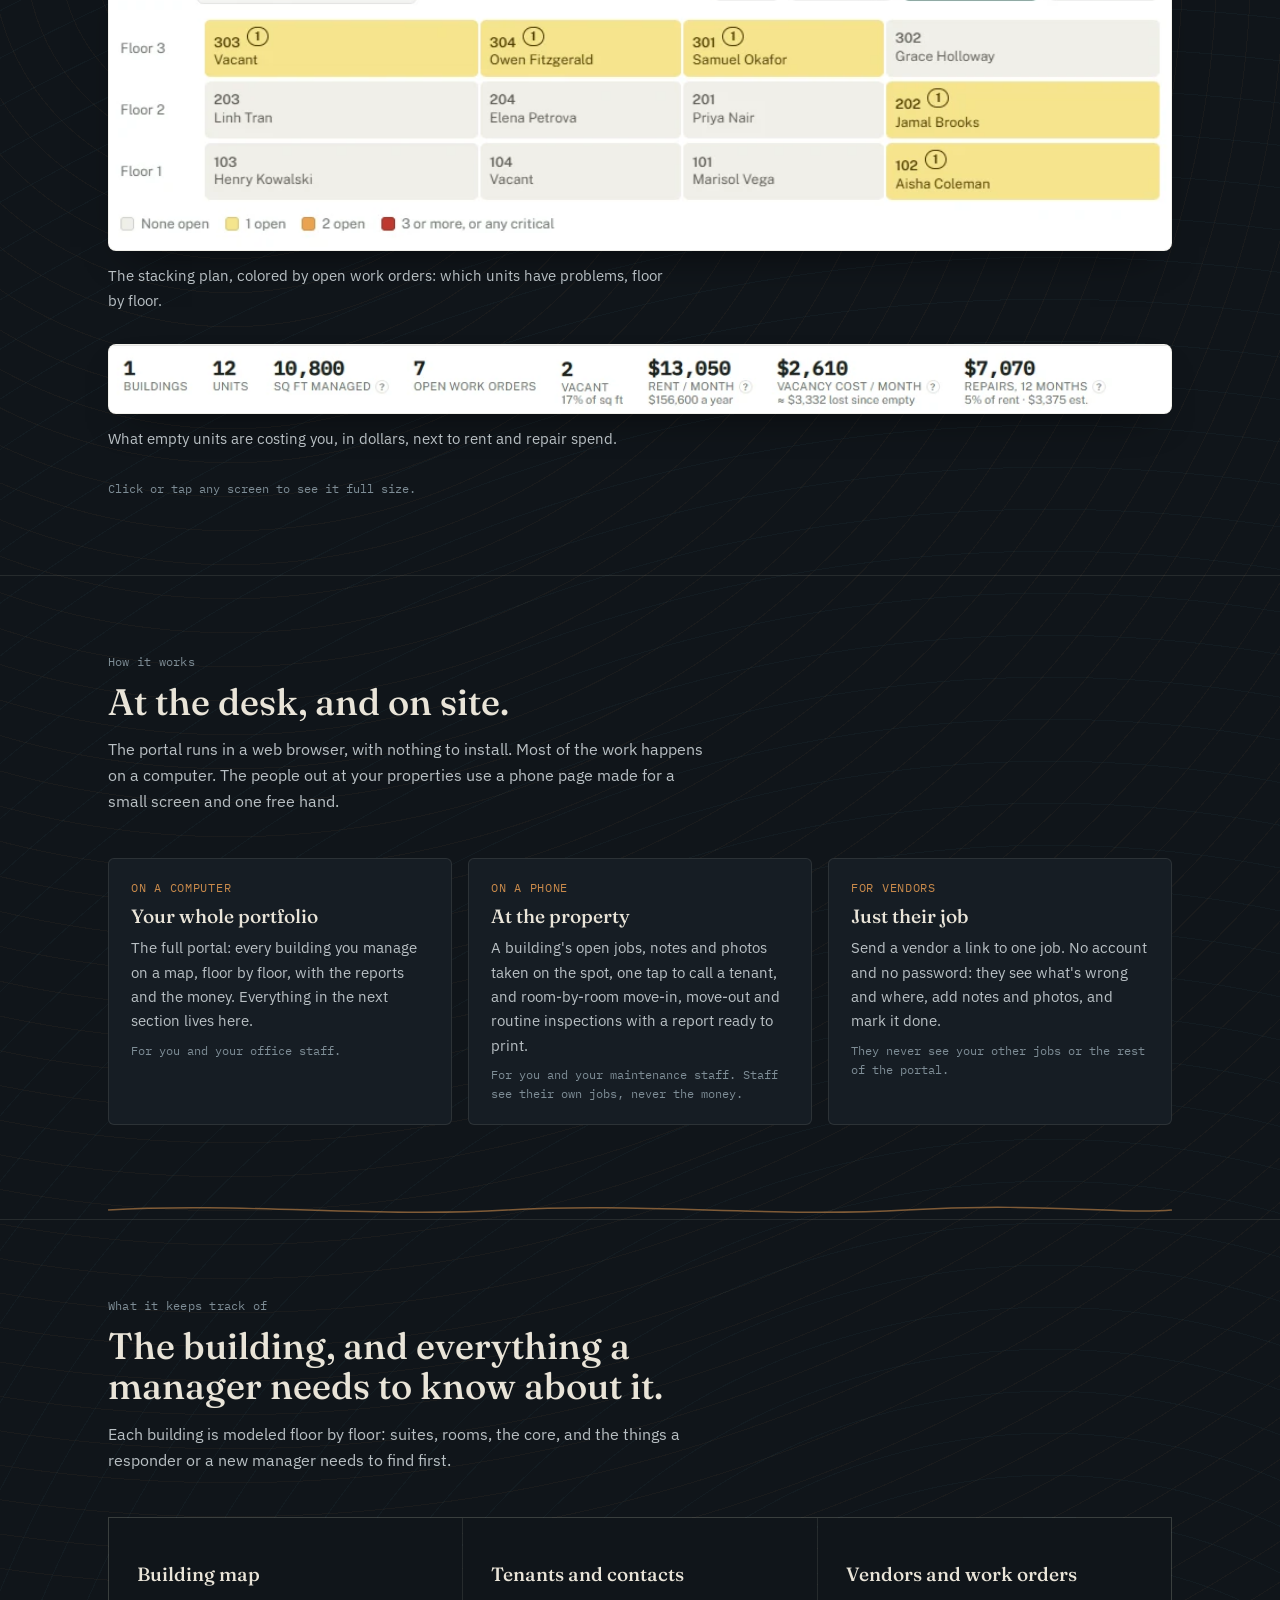
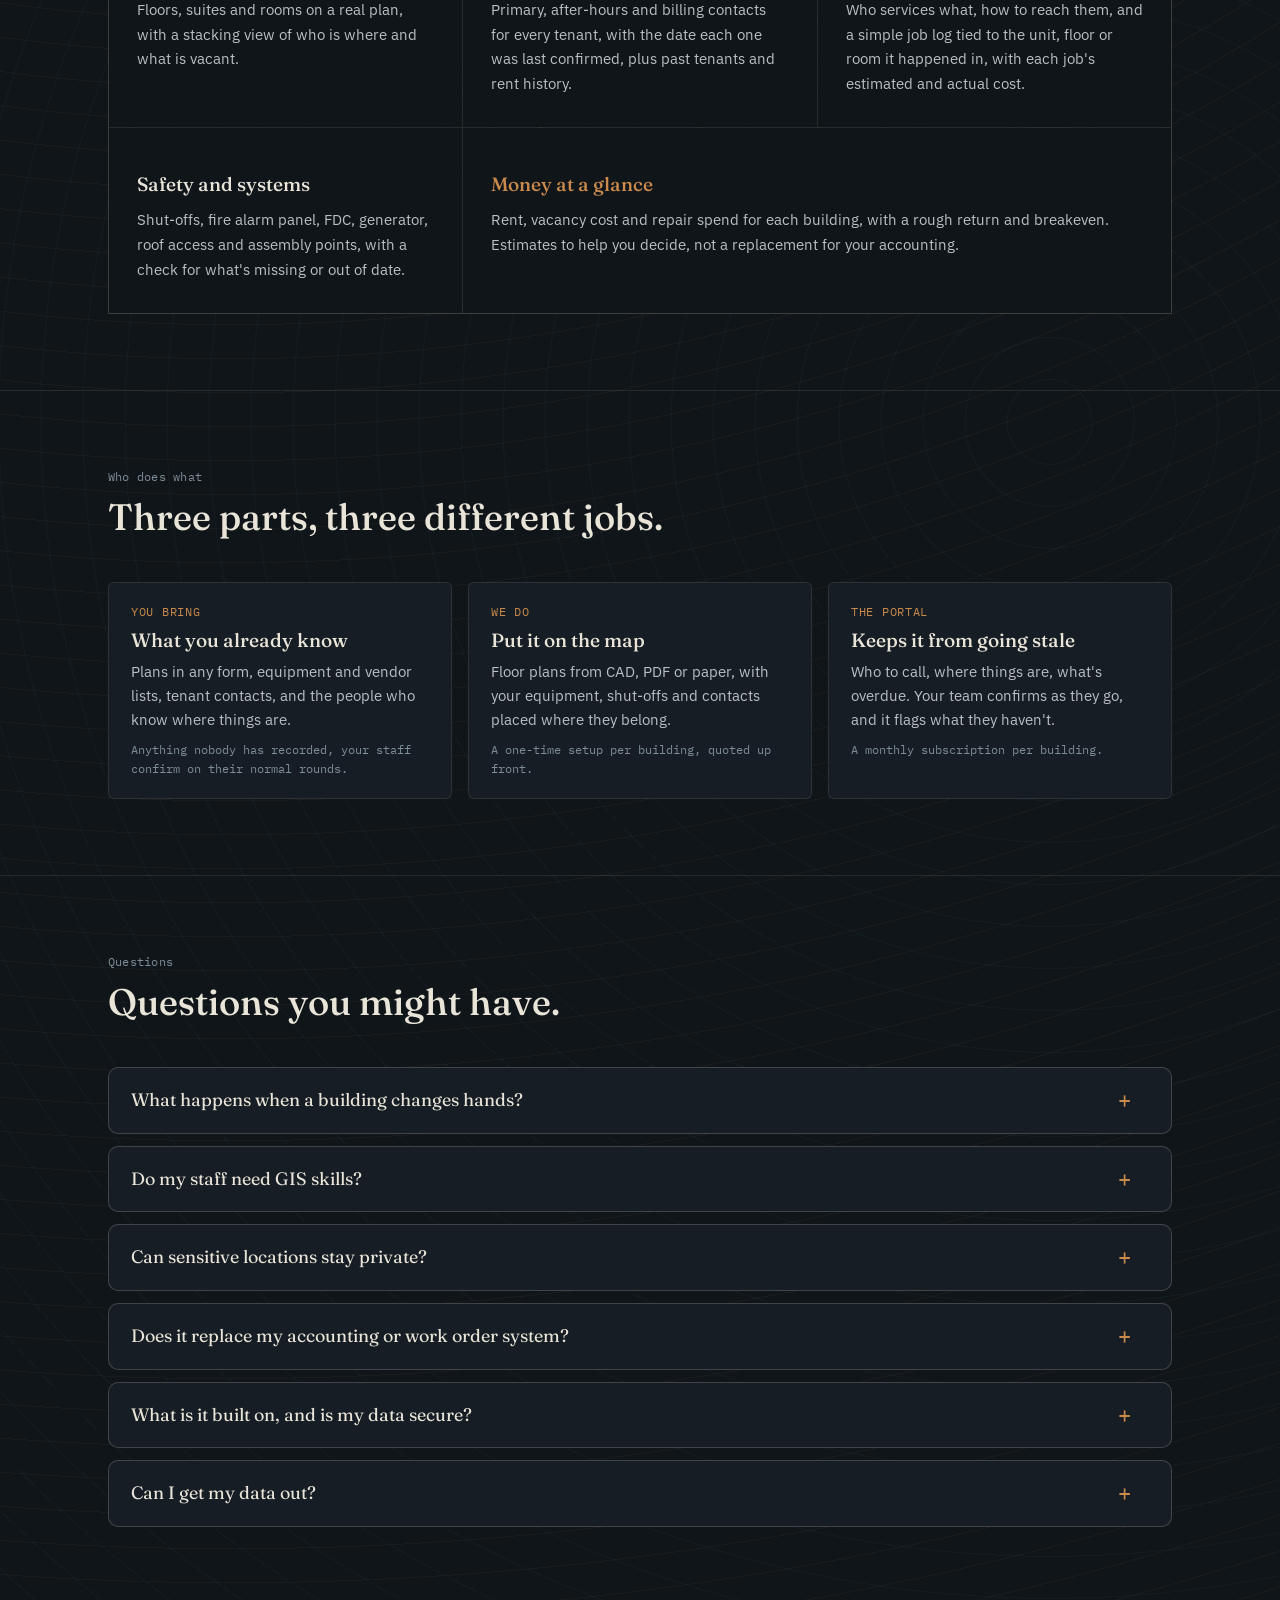
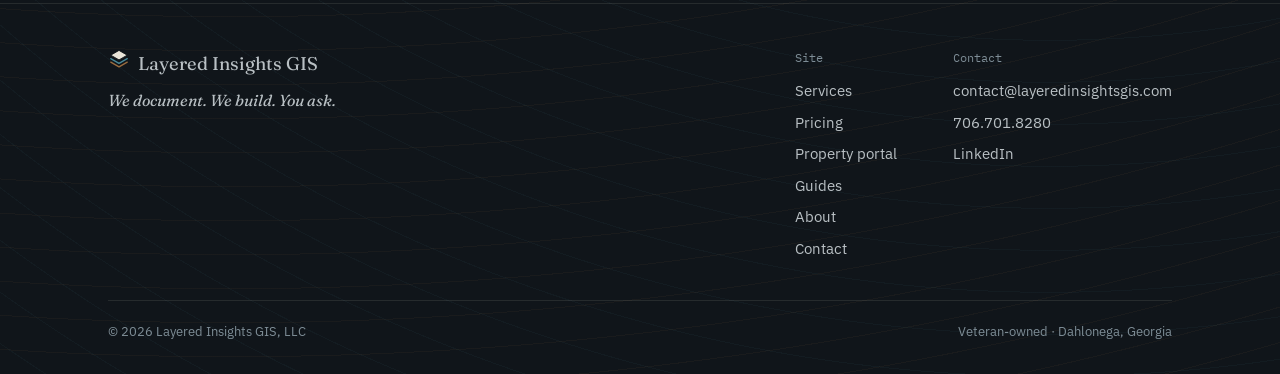
<file: docs/property-portal.html>
<!DOCTYPE html>
<html lang="en">
<head>
<meta charset="UTF-8" />
<meta name="viewport" content="width=device-width, initial-scale=1.0" />
<title>Property Portal for Building Managers | Layered Insights GIS</title>
<link rel="canonical" href="https://layeredinsightsgis.com/property-portal.html" />
<meta name="description" content="A map-based portal for property managers: tenants, vendors, work orders and each building's safety and systems knowledge, on a real plan of every floor. Built on Esri ArcGIS." />
<meta property="og:type" content="website" />
<meta property="og:site_name" content="Layered Insights GIS" />
<meta property="og:title" content="Property Portal for Building Managers | Layered Insights GIS" />
<meta property="og:description" content="A map-based portal for property managers: tenants, vendors, work orders and each building's safety and systems knowledge, on a real plan of every floor. Built on Esri ArcGIS." />
<meta property="og:url" content="https://layeredinsightsgis.com/property-portal.html" />
<meta property="og:image" content="https://layeredinsightsgis.com/imgs/buildings.jpg" />
<meta name="twitter:card" content="summary_large_image" />
<meta name="twitter:title" content="Property Portal for Building Managers | Layered Insights GIS" />
<meta name="twitter:description" content="A map-based portal for property managers: tenants, vendors, work orders and each building's safety and systems knowledge, on a real plan of every floor. Built on Esri ArcGIS." />
<meta name="twitter:image" content="https://layeredinsightsgis.com/imgs/buildings.jpg" />
<link rel="preconnect" href="https://fonts.googleapis.com">
<link href="https://fonts.googleapis.com/css2?family=Fraunces:opsz,wght@9..144,400;9..144,500;9..144,600&family=IBM+Plex+Sans:wght@400;500;600&family=IBM+Plex+Mono:wght@400;500&display=swap" rel="stylesheet">
<link rel="stylesheet" href="styles.css?v=64">
<link rel="icon" href="/favicon.ico" sizes="any">
<link rel="icon" href="/favicon.svg" type="image/svg+xml">
<link rel="icon" type="image/png" sizes="32x32" href="/favicon-32x32.png">
<link rel="icon" type="image/png" sizes="16x16" href="/favicon-16x16.png">
<link rel="apple-touch-icon" href="/apple-touch-icon.png">
<link rel="manifest" href="/site.webmanifest">
<meta name="theme-color" content="#1E2530">
</head>
<body class="contour-field">

<header class="site-header">
  <nav class="nav">
    <a href="index.html" class="wordmark">
      <span class="mark" aria-hidden="true"><svg viewBox="0 0 24 24"><path class="mark-top" d="M12 2.6 L21 7.8 L12 13 L3 7.8 Z"/><path class="mark-mid" d="M3 11.6 L12 16.8 L21 11.6" fill="none"/><path class="mark-low" d="M3 15.4 L12 20.6 L21 15.4" fill="none"/></svg></span>
      Layered Insights GIS
    </a>
    <button class="nav-toggle" aria-label="Toggle navigation" aria-expanded="false">☰</button>
    <ul class="nav-links">
      <li><a href="index.html">Home</a></li>
      <li><a href="services.html">Services</a></li>
      <li><a href="property-portal.html" aria-current="page">Property portal</a></li>
      <li><a href="pricing.html">Pricing</a></li>
      <li><a href="guides/">Guides</a></li>
      <li><a href="about.html">About</a></li>
      <li><a href="contact.html">Contact</a></li>
    </ul>
  </nav>
</header>

<main>
  <section class="page-hero">
    <div class="container portal-hero portal-hero-solo">
      <div>
        <p class="eyebrow">Property portal · in development</p>
        <h1>Every building's map and memory, in one place.</h1>
        <p class="lede"><strong class="lede-q">Where's the water shut-off? Who services the fire panel? Is that after-hours number still good?</strong> The answers usually live in one person's head or on a marked-up site plan. Our portal puts them on a map of every building you manage, from a rental house to an office tower, alongside tenants, vendors and work orders, and tells you what's missing before someone needs it.</p>
        <div class="hero-cta">
          <a href="contact.html?topic=portal#contactForm" class="btn btn-primary">Request a demo</a>
          <a href="whats-new.html" class="btn btn-ghost">What's new in the portal</a>
        </div>
      </div>
    </div>
  </section>

  <section class="section-border-top" id="real-portal">
    <div class="container">
      <div class="section-head">
        <p class="eyebrow">Portal demo</p>
        <h2>A small sample of what it does.</h2>
        <p class="lede">Four screens from the demo portal, on a computer and on a phone. Laurel Court is a made-up twelve-unit apartment building.</p>
      </div>
      <div class="rp-grid">
        <figure class="rp-shot">
          <a class="rp-frame" href="imgs/portal-floor-map-icons.webp" target="_blank" rel="noopener">
            <img src="imgs/portal-floor-map-icons.webp" width="731" height="652" alt="Floor 1 of Laurel Court on the portal map: four apartments, with a picture symbol on a colored disc for each shut-off, electrical disconnect, fire alarm panel, sprinkler riser, fire department connection, extinguisher, smoke and carbon monoxide alarm, hose bib, telecom entry and exit, each where it actually is, and the parking-lot assembly point outside. The mouse rests on the fire alarm panel, showing its name.">
          </a>
          <figcaption>Floor 1 at Laurel Court. Every shut-off, alarm and exit sits where it actually is, not in a binder on a shelf. Each one has its own picture; rest the mouse on it to see its name.</figcaption>
        </figure>
        <figure class="rp-shot rp-phone">
          <a class="rp-frame" href="imgs/portal-phone-jobs.webp" target="_blank" rel="noopener">
            <img src="imgs/portal-phone-jobs.webp" width="1080" height="1926" loading="lazy" alt="The portal on a phone: Laurel Court's open jobs, each with its trade, priority and status, such as a high-priority overdue sprinkler inspection, water under a bathroom vanity holding for parts, and a stairwell emergency light done and waiting to be confirmed.">
          </a>
          <figcaption>On the phone: each open job's trade, priority and what it's waiting on.</figcaption>
        </figure>
        <figure class="rp-shot rp-wide">
          <a class="rp-frame" href="imgs/portal-stacking-work-orders.webp" target="_blank" rel="noopener">
            <img src="imgs/portal-stacking-work-orders.webp" width="932" height="259" loading="lazy" alt="Laurel Court's stacking plan colored by open work orders: three floors of four units each, with the five units that have an open job highlighted.">
          </a>
          <figcaption>The stacking plan, colored by open work orders: which units have problems, floor by floor. <span class="rp-swipe">Swipe to see all of it.</span></figcaption>
        </figure>
        <figure class="rp-shot rp-wide">
          <a class="rp-frame" href="imgs/portal-kpi-strip.webp" target="_blank" rel="noopener">
            <img class="rp-kpi" src="imgs/portal-kpi-strip.webp" width="1025" height="66" loading="lazy" alt="The portal's summary strip: 1 building, 12 units, 10,800 square feet, 7 open work orders, 2 vacant units, $13,050 rent a month, $2,610 a month in vacancy cost (about $3,332 lost since empty), and $7,070 in repairs over 12 months.">
          </a>
          <figcaption>What empty units are costing you, in dollars, next to rent and repair spend. <span class="rp-swipe">Swipe to see all of it.</span></figcaption>
        </figure>
      </div>
      <p class="rp-note">Click or tap any screen to see it full size.</p>
    </div>
  </section>

  <section class="section-border-top" id="how-it-works">
    <div class="container">
      <div class="section-head">
        <p class="eyebrow">How it works</p>
        <h2>At the desk, and on site.</h2>
        <p class="lede">The portal runs in a web browser, with nothing to install. Most of the work happens on a computer. The people out at your properties use a phone page made for a small screen and one free hand.</p>
      </div>
      <div class="parts">
        <div class="part"><p class="who">ON A COMPUTER</p><h3>Your whole portfolio</h3>
          <p>The full portal: every building you manage on a map, floor by floor, with the reports and the money. Everything in the next section lives here.</p>
          <p class="terms">For you and your office staff.</p></div>
        <div class="part"><p class="who">ON A PHONE</p><h3>At the property</h3>
          <p>A building's open jobs, notes and photos taken on the spot, one tap to call a tenant, and room-by-room move-in, move-out and routine inspections with a report ready to print.</p>
          <p class="terms">For you and your maintenance staff. Staff see their own jobs, never the money.</p></div>
        <div class="part"><p class="who">FOR VENDORS</p><h3>Just their job</h3>
          <p>Send a vendor a link to one job. No account and no password: they see what's wrong and where, add notes and photos, and mark it done.</p>
          <p class="terms">They never see your other jobs or the rest of the portal.</p></div>
      </div>
    </div>
  </section>

  <div class="container"><div class="signature-divider" aria-hidden="true"><svg viewBox="0 0 400 16" preserveAspectRatio="none"><path d="M0,8 C50,1 100,15 150,8 C200,1 250,15 300,8 C350,1 380,12 400,8"/></svg></div></div>

  <section class="section-border-top">
    <div class="container">
      <div class="section-head">
        <p class="eyebrow">What it keeps track of</p>
        <h2>The building, and everything a manager needs to know about it.</h2>
        <p class="lede">Each building is modeled floor by floor: suites, rooms, the core, and the things a responder or a new manager needs to find first.</p>
      </div>
      <div class="grid-portal">
        <div class="card">
          <h3>Building map</h3>
          <p>Floors, suites and rooms on a real plan, with a stacking view of who is where and what is vacant.</p>
        </div>
        <div class="card">
          <h3>Tenants and contacts</h3>
          <p>Primary, after-hours and billing contacts for every tenant, with the date each one was last confirmed, plus past tenants and rent history.</p>
        </div>
        <div class="card">
          <h3>Vendors and work orders</h3>
          <p>Who services what, how to reach them, and a simple job log tied to the unit, floor or room it happened in, with each job's estimated and actual cost.</p>
        </div>
        <div class="card">
          <h3>Safety and systems</h3>
          <p>Shut-offs, fire alarm panel, FDC, generator, roof access and assembly points, with a check for what's missing or out of date.</p>
        </div>
        <div class="card card-wide">
          <h3>Money at a glance</h3>
          <p>Rent, vacancy cost and repair spend for each building, with a rough return and breakeven. Estimates to help you decide, not a replacement for your accounting.</p>
        </div>
      </div>
    </div>
  </section>

  <section class="section-border-top">
    <div class="container">
      <div class="section-head">
        <p class="eyebrow">Who does what</p>
        <h2 class="portal-h2">Three parts, three different jobs.</h2>
      </div>
      <div class="parts">
        <div class="part"><p class="who">YOU BRING</p><h3>What you already know</h3>
          <p>Plans in any form, equipment and vendor lists, tenant contacts, and the people who know where things are.</p>
          <p class="terms">Anything nobody has recorded, your staff confirm on their normal rounds.</p></div>
        <div class="part"><p class="who">WE DO</p><h3>Put it on the map</h3>
          <p>Floor plans from CAD, PDF or paper, with your equipment, shut-offs and contacts placed where they belong.</p>
          <p class="terms">A one-time setup per building, quoted up front.</p></div>
        <div class="part"><p class="who">THE PORTAL</p><h3>Keeps it from going stale</h3>
          <p>Who to call, where things are, what's overdue. Your team confirms as they go, and it flags what they haven't.</p>
          <p class="terms">A monthly subscription per building.</p></div>
      </div>
    </div>
  </section>

  <section class="section-border-top" id="questions">
    <div class="container">
      <div class="section-head">
        <p class="eyebrow">Questions</p>
        <h2>Questions you might have.</h2>
      </div>
      <div class="pr-acc q-acc">
        <details class="pr-d">
          <summary><span class="pr-d-t">What happens when a building changes hands?</span></summary>
          <div class="pr-d-body">
            <p>Ownership and management turn over every few years, and knowing where the water shut-off is tends to be the first thing lost. In the portal it stays with the building, ready to hand to the next manager.</p>
          </div>
        </details>
        <details class="pr-d">
          <summary><span class="pr-d-t">Do my staff need GIS skills?</span></summary>
          <div class="pr-d-body">
            <p>No. Staff add a shut-off or a fire panel by picking what it is and clicking the map. Floors, rooms and coordinates are handled for them.</p>
          </div>
        </details>
        <details class="pr-d">
          <summary><span class="pr-d-t">Can sensitive locations stay private?</span></summary>
          <div class="pr-d-body">
            <p>Yes. Cameras, lockboxes and network rooms can be marked manager-only, and they're left off tenant plans and anything shared.</p>
          </div>
        </details>
        <details class="pr-d">
          <summary><span class="pr-d-t">Does it replace my accounting or work order system?</span></summary>
          <div class="pr-d-body">
            <p>No. Accounting and work order systems stay where they are. The portal holds what those systems don't: the building itself. Its money figures are estimates to help you decide, not books.</p>
          </div>
        </details>
        <details class="pr-d">
          <summary><span class="pr-d-t">What is it built on, and is my data secure?</span></summary>
          <div class="pr-d-body">
            <p>It's built on Esri's ArcGIS, the mapping platform cities, counties, universities and utilities use for their own facilities, with a secure portal in front of it. Each login only ever sees its own buildings, and that's enforced on the server, not just hidden on the screen.</p>
            <div class="portal-flow-wrap">
        <svg class="portal-flow" viewBox="0 0 760 180" role="img" aria-label="Your browser sends every request to a secure portal, which checks it and returns only your buildings' data, read from your building data on Esri ArcGIS. The browser never connects to the data directly.">
  <defs>
    <marker id="pf-ah" viewBox="0 0 10 10" refX="9" refY="5" markerWidth="7" markerHeight="7" orient="auto-start-reverse"><path d="M0 0 L10 5 L0 10 z" class="pf-head"/></marker>
  </defs>
  <rect x="10" y="30" width="200" height="120" rx="6" class="pf-box"/>
  <text x="30" y="66" class="pf-title">Your browser</text>
  <text x="30" y="92" class="pf-line">Nothing to install</text>
  <text x="30" y="112" class="pf-line">Computer or phone</text>

  <rect x="280" y="20" width="200" height="140" rx="6" class="pf-box pf-key"/>
  <text x="300" y="56" class="pf-title pf-title-key">Secure portal</text>
  <text x="300" y="82" class="pf-line">Checks every request</text>
  <text x="300" y="102" class="pf-line">Only your buildings</text>
  <text x="300" y="122" class="pf-line">Every edit recorded</text>

  <rect x="550" y="30" width="200" height="120" rx="6" class="pf-box"/>
  <text x="570" y="66" class="pf-title">Your building data</text>
  <text x="570" y="92" class="pf-line">On Esri ArcGIS</text>
  <text x="570" y="112" class="pf-line">Exportable any time</text>

  <line x1="212" y1="74" x2="278" y2="74" class="pf-wire pf-wire-key" marker-end="url(#pf-ah)"/>
  <line x1="278" y1="112" x2="214" y2="112" class="pf-wire" marker-end="url(#pf-ah)"/>
  <line x1="482" y1="74" x2="548" y2="74" class="pf-wire pf-wire-key" marker-end="url(#pf-ah)"/>
  <line x1="548" y1="112" x2="484" y2="112" class="pf-wire" marker-end="url(#pf-ah)"/>
</svg>
      </div>
            <p>A detailed security overview is available on request.</p>
          </div>
        </details>
        <details class="pr-d">
          <summary><span class="pr-d-t">Can I get my data out?</span></summary>
          <div class="pr-d-body">
            <p>Yes. Building data is kept in an industry-standard format (an Esri geodatabase). It can be exported and handed over at any time, for example when a building is sold.</p>
          </div>
        </details>
      </div>
    </div>
  </section>
</main>


<footer class="site-footer">
  <div class="container">
    <div class="footer-grid">
      <div class="footer-brand">
        <a href="index.html" class="wordmark">
          <span class="mark" aria-hidden="true"><svg viewBox="0 0 24 24"><path class="mark-top" d="M12 2.6 L21 7.8 L12 13 L3 7.8 Z"/><path class="mark-mid" d="M3 11.6 L12 16.8 L21 11.6" fill="none"/><path class="mark-low" d="M3 15.4 L12 20.6 L21 15.4" fill="none"/></svg></span>
          Layered Insights GIS
        </a>
        <p class="footer-tagline">We document. We build. You ask.</p>
      </div>
      <div class="footer-cols">
        <div class="footer-col">
          <h4>Site</h4>
          <ul>
            <li><a href="services.html">Services</a></li>
            <li><a href="pricing.html">Pricing</a></li>
            <li><a href="property-portal.html">Property portal</a></li>
            <li><a href="guides/">Guides</a></li>
            <li><a href="about.html">About</a></li>
            <li><a href="contact.html">Contact</a></li>
          </ul>
        </div>
        <div class="footer-col">
          <h4>Contact</h4>
          <ul>
            <li><a href="mailto:contact@layeredinsightsgis.com">contact@layeredinsightsgis.com</a></li>
            <li><a href="tel:+17067018280">706.701.8280</a></li>
            <li><a href="https://www.linkedin.com/company/layered-insights-gis/" rel="me noopener" target="_blank">LinkedIn</a></li>
          </ul>
        </div>
      </div>
    </div>
    <div class="footer-bottom">
      <span>© 2026 Layered Insights GIS, LLC</span>
      <span>Veteran-owned · Dahlonega, Georgia</span>
    </div>
  </div>
</footer>

<script src="script.js?v=14"></script>
</body>
</html>
</file>
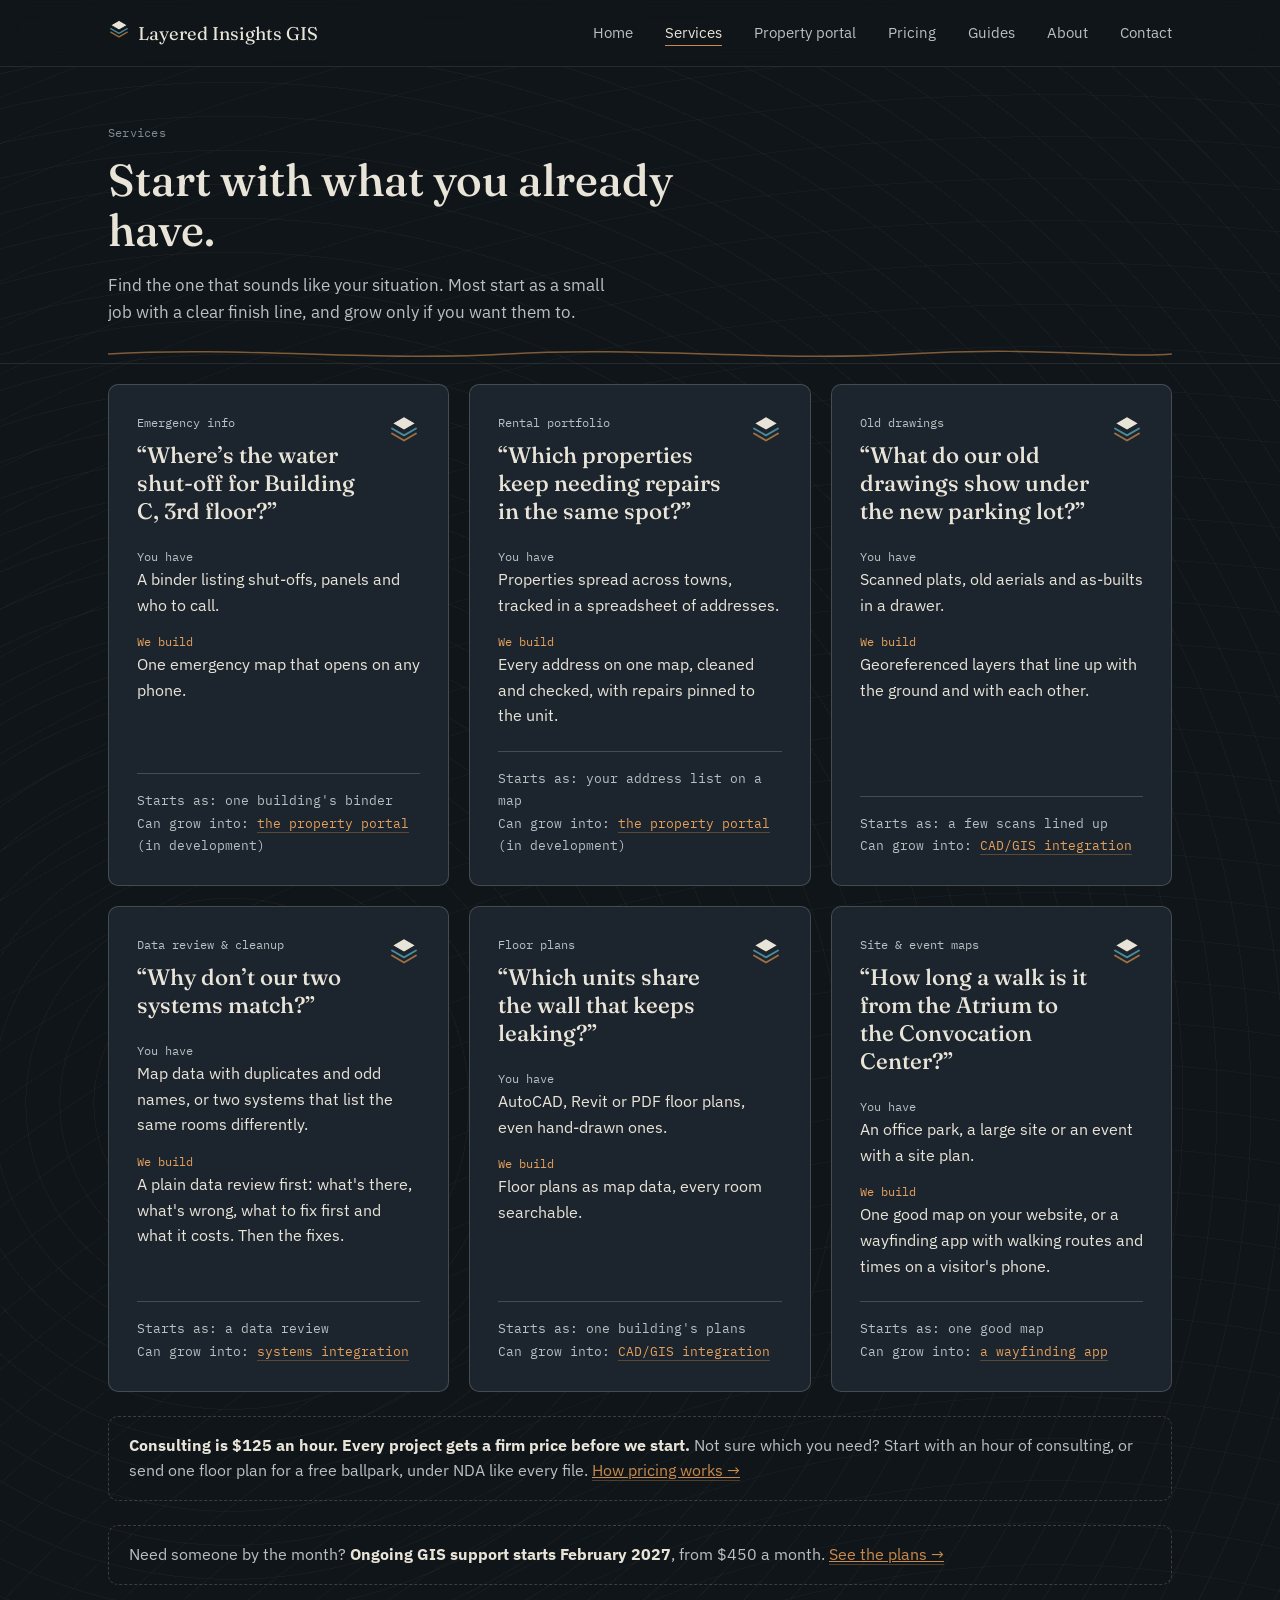
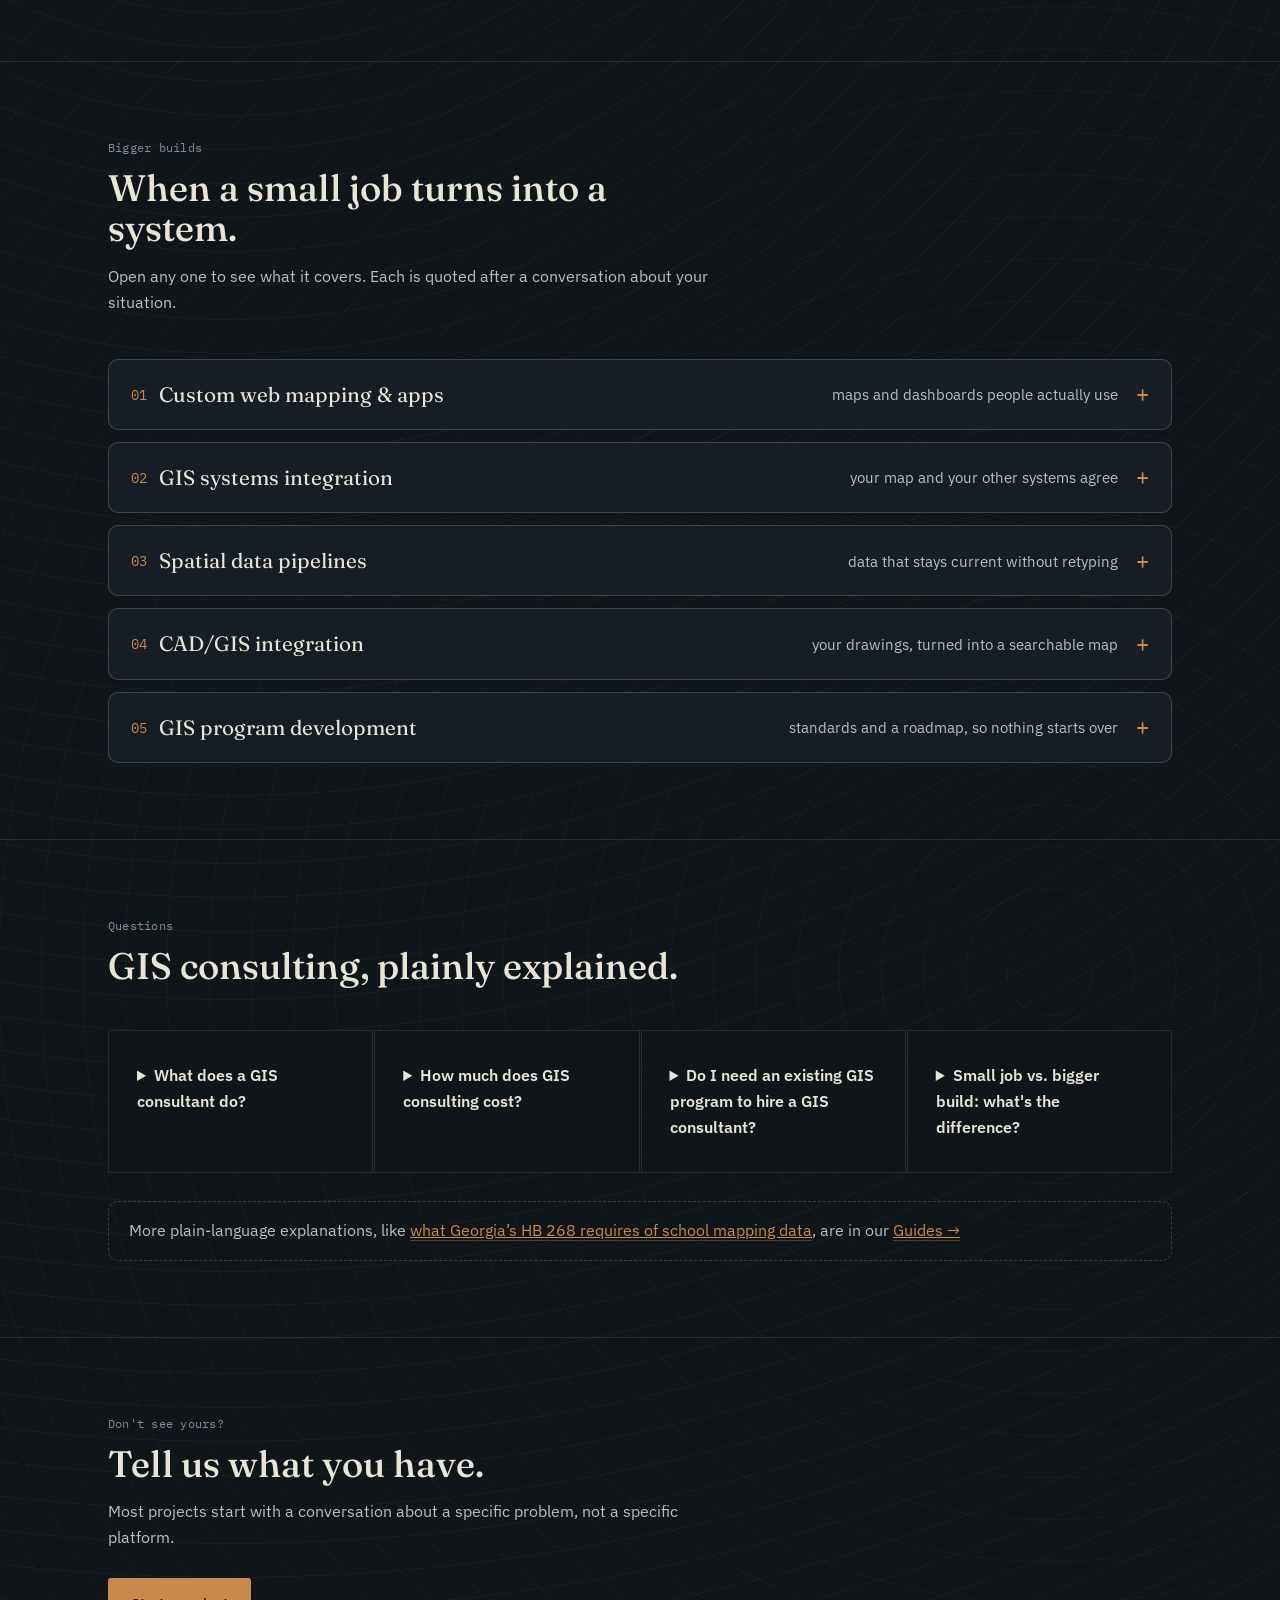
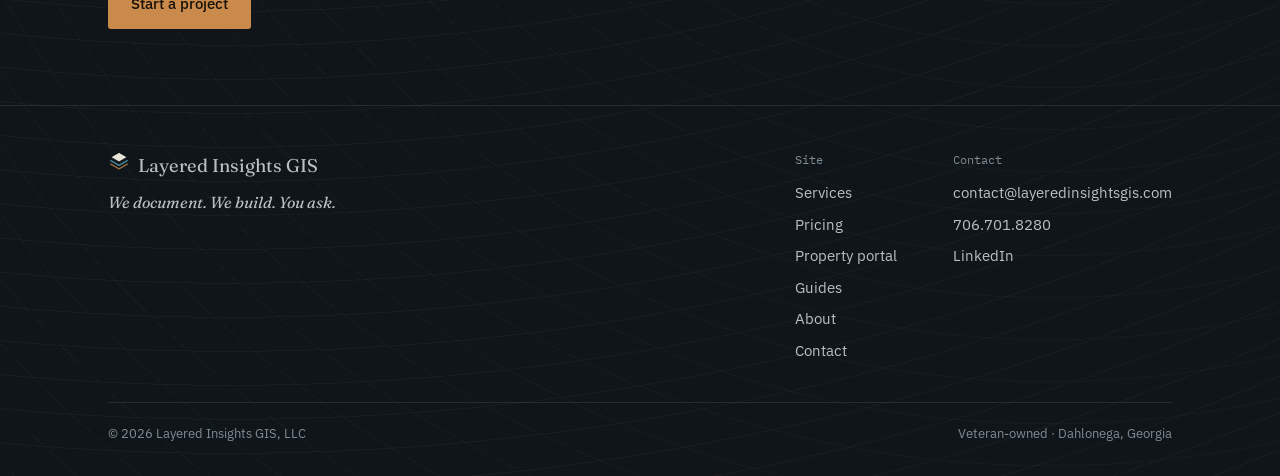
<file: docs/services.html>
<!DOCTYPE html>
<html lang="en">
<head>
<meta charset="UTF-8" />
<meta name="viewport" content="width=device-width, initial-scale=1.0" />
<title>GIS Consulting Services — Layered Insights GIS</title>
<link rel="canonical" href="https://layeredinsightsgis.com/services.html" />
<meta name="description" content="GIS consulting services: custom web mapping, systems integration, spatial data pipelines, CAD/GIS integration, and small jobs from digitization to data reviews." />
<meta property="og:type" content="website" />
<meta property="og:site_name" content="Layered Insights GIS" />
<meta property="og:title" content="GIS Consulting Services — Layered Insights GIS" />
<meta property="og:description" content="Custom web mapping, GIS systems integration, spatial data pipelines, CAD/GIS integration, and small jobs." />
<meta property="og:url" content="https://layeredinsightsgis.com/services.html" />
<meta property="og:image" content="https://layeredinsightsgis.com/imgs/parcels.jpg" />
<meta name="twitter:card" content="summary_large_image" />
<meta name="twitter:title" content="GIS Consulting Services — Layered Insights GIS" />
<meta name="twitter:description" content="Custom web mapping, GIS systems integration, spatial data pipelines, CAD/GIS integration, and small jobs." />
<meta name="twitter:image" content="https://layeredinsightsgis.com/imgs/parcels.jpg" />
<link rel="preconnect" href="https://fonts.googleapis.com">
<link href="https://fonts.googleapis.com/css2?family=Fraunces:opsz,wght@9..144,400;9..144,500;9..144,600&family=IBM+Plex+Sans:wght@400;500;600&family=IBM+Plex+Mono:wght@400;500&display=swap" rel="stylesheet">
<link rel="stylesheet" href="styles.css?v=64">
<link rel="icon" href="/favicon.ico" sizes="any">
<link rel="icon" href="/favicon.svg" type="image/svg+xml">
<link rel="icon" type="image/png" sizes="32x32" href="/favicon-32x32.png">
<link rel="icon" type="image/png" sizes="16x16" href="/favicon-16x16.png">
<link rel="apple-touch-icon" href="/apple-touch-icon.png">
<link rel="manifest" href="/site.webmanifest">
<meta name="theme-color" content="#1E2530">
<script type="application/ld+json">
{
  "@context": "https://schema.org",
  "@type": "Service",
  "serviceType": "GIS Consulting",
  "provider": {
    "@type": "ProfessionalService",
    "name": "Layered Insights GIS",
    "url": "https://layeredinsightsgis.com/"
  },
  "areaServed": "US",
  "hasOfferCatalog": {
    "@type": "OfferCatalog",
    "name": "GIS Consulting Services",
    "itemListElement": [
      { "@type": "Offer", "itemOffered": { "@type": "Service", "name": "Custom web mapping & apps" } },
      { "@type": "Offer", "itemOffered": { "@type": "Service", "name": "GIS systems integration" } },
      { "@type": "Offer", "itemOffered": { "@type": "Service", "name": "Spatial data pipelines" } },
      { "@type": "Offer", "itemOffered": { "@type": "Service", "name": "CAD/GIS integration" } },
      { "@type": "Offer", "itemOffered": { "@type": "Service", "name": "GIS program development" } },
      { "@type": "Offer", "itemOffered": { "@type": "Service", "name": "General GIS consulting (hourly)" } }
    ]
  }
}
</script>
<script type="application/ld+json">
{
  "@context": "https://schema.org",
  "@type": "FAQPage",
  "mainEntity": [
    {
      "@type": "Question",
      "name": "What does a GIS consultant do?",
      "acceptedAnswer": {
        "@type": "Answer",
        "text": "A GIS consultant builds, cleans, and connects spatial data and mapping systems — turning paper maps, CAD drawings, spreadsheets, or disconnected datasets into usable GIS layers, web maps, and pipelines that stay current and integrate with the systems an organization already runs."
      }
    },
    {
      "@type": "Question",
      "name": "How much does GIS consulting cost?",
      "acceptedAnswer": {
        "@type": "Answer",
        "text": "Consulting is $125 an hour with no minimum. Projects, from digitizing one building's plans to a bigger system build, get a firm price once we've seen your files, so there's no running meter. What moves the price is size and detail: how big the job is, how good the drawings are, and how much goes on the map. Send one floor plan and we'll give you a ballpark, free, usually within a day."
      }
    },
    {
      "@type": "Question",
      "name": "Do I need GIS software already, or an existing GIS program, to hire a GIS consultant?",
      "acceptedAnswer": {
        "@type": "Answer",
        "text": "No. Many projects start with an organization that has spatial data somewhere — spreadsheets, CAD drawings, paper plans — but no GIS program yet. A GIS consultant can build the first system from scratch, or help an existing GIS practice that has outgrown its original setup."
      }
    },
    {
      "@type": "Question",
      "name": "What's the difference between a small GIS job and a bigger GIS system build?",
      "acceptedAnswer": {
        "@type": "Answer",
        "text": "A small job has a clear finish line, a quick turnaround and one deliverable, such as digitizing a paper map or georeferencing a scanned plat. A bigger system build — like custom web mapping, systems integration, or automated data pipelines — is an ongoing platform meant to keep working and be maintained long after delivery."
      }
    }
  ]
}
</script>
</head>
<body class="contour-field">

<header class="site-header">
  <nav class="nav">
    <a href="index.html" class="wordmark">
      <span class="mark" aria-hidden="true"><svg viewBox="0 0 24 24"><path class="mark-top" d="M12 2.6 L21 7.8 L12 13 L3 7.8 Z"/><path class="mark-mid" d="M3 11.6 L12 16.8 L21 11.6" fill="none"/><path class="mark-low" d="M3 15.4 L12 20.6 L21 15.4" fill="none"/></svg></span>
      Layered Insights GIS
    </a>
    <button class="nav-toggle" aria-label="Toggle navigation" aria-expanded="false">☰</button>
    <ul class="nav-links">
      <li><a href="index.html">Home</a></li>
      <li><a href="services.html" aria-current="page">Services</a></li>
      <li><a href="property-portal.html">Property portal</a></li>
      <li><a href="pricing.html">Pricing</a></li>
      <li><a href="guides/">Guides</a></li>
      <li><a href="about.html">About</a></li>
      <li><a href="contact.html">Contact</a></li>
    </ul>
  </nav>
</header>

<main>
  <section class="page-hero">
    <div class="container">
      <p class="eyebrow">Services</p>
      <h1>Start with what you already have.</h1>
      <p class="lede">Find the one that sounds like your situation. Most start as a small job with a clear finish line, and grow only if you want them to.</p>
    </div>
  </section>

  <div class="container"><div class="signature-divider" aria-hidden="true"><svg viewBox="0 0 400 16" preserveAspectRatio="none"><path d="M0,8 C50,1 100,15 150,8 C200,1 250,15 300,8 C350,1 380,12 400,8"/></svg></div></div>

  <section id="quick-start" class="section-border-top" style="padding-top:20px;">
    <div class="container">
      <div class="sit-grid">
        <article class="sit-card">
          <div class="sit-top">
            <div>
              <p class="sit-tag">Floor plans</p>
              <h2>“Which units share the wall that keeps leaking?”</h2>
            </div>
            <svg class="sit-glyph" viewBox="0 0 24 24" aria-hidden="true"><path class="mark-top" d="M12 2.6 L21 7.8 L12 13 L3 7.8 Z"/><path class="mark-mid" d="M3 11.6 L12 16.8 L21 11.6" fill="none"/><path class="mark-low" d="M3 15.4 L12 20.6 L21 15.4" fill="none"/></svg>
          </div>
          <dl class="sit-rows">
            <div><dt>You have</dt><dd>AutoCAD, Revit or PDF floor plans, even hand-drawn ones.</dd></div>
            <div><dt class="sit-build">We build</dt><dd>Floor plans as map data, every room searchable.</dd></div>
          </dl>
          <div class="sit-path">
            <p>Starts as: one building's plans</p>
            <p>Can grow into: <a href="#build-cad">CAD/GIS integration</a></p>
          </div>
        </article>
        <article class="sit-card">
          <div class="sit-top">
            <div>
              <p class="sit-tag">Emergency info</p>
              <h2>“Where’s the water shut-off for Building C, 3rd floor?”</h2>
            </div>
            <svg class="sit-glyph" viewBox="0 0 24 24" aria-hidden="true"><path class="mark-top" d="M12 2.6 L21 7.8 L12 13 L3 7.8 Z"/><path class="mark-mid" d="M3 11.6 L12 16.8 L21 11.6" fill="none"/><path class="mark-low" d="M3 15.4 L12 20.6 L21 15.4" fill="none"/></svg>
          </div>
          <dl class="sit-rows">
            <div><dt>You have</dt><dd>A binder listing shut-offs, panels and who to call.</dd></div>
            <div><dt class="sit-build">We build</dt><dd>One emergency map that opens on any phone.</dd></div>
          </dl>
          <div class="sit-path">
            <p>Starts as: one building's binder</p>
            <p>Can grow into: <a href="property-portal.html">the property portal</a> (in development)</p>
          </div>
        </article>
        <article class="sit-card">
          <div class="sit-top">
            <div>
              <p class="sit-tag">Rental portfolio</p>
              <h2>“Which properties keep needing repairs in the same spot?”</h2>
            </div>
            <svg class="sit-glyph" viewBox="0 0 24 24" aria-hidden="true"><path class="mark-top" d="M12 2.6 L21 7.8 L12 13 L3 7.8 Z"/><path class="mark-mid" d="M3 11.6 L12 16.8 L21 11.6" fill="none"/><path class="mark-low" d="M3 15.4 L12 20.6 L21 15.4" fill="none"/></svg>
          </div>
          <dl class="sit-rows">
            <div><dt>You have</dt><dd>Properties spread across towns, tracked in a spreadsheet of addresses.</dd></div>
            <div><dt class="sit-build">We build</dt><dd>Every address on one map, cleaned and checked, with repairs pinned to the unit.</dd></div>
          </dl>
          <div class="sit-path">
            <p>Starts as: your address list on a map</p>
            <p>Can grow into: <a href="property-portal.html">the property portal</a> (in development)</p>
          </div>
        </article>
        <article class="sit-card">
          <div class="sit-top">
            <div>
              <p class="sit-tag">Old drawings</p>
              <h2>“What do our old drawings show under the new parking lot?”</h2>
            </div>
            <svg class="sit-glyph" viewBox="0 0 24 24" aria-hidden="true"><path class="mark-top" d="M12 2.6 L21 7.8 L12 13 L3 7.8 Z"/><path class="mark-mid" d="M3 11.6 L12 16.8 L21 11.6" fill="none"/><path class="mark-low" d="M3 15.4 L12 20.6 L21 15.4" fill="none"/></svg>
          </div>
          <dl class="sit-rows">
            <div><dt>You have</dt><dd>Scanned plats, old aerials and as-builts in a drawer.</dd></div>
            <div><dt class="sit-build">We build</dt><dd>Georeferenced layers that line up with the ground and with each other.</dd></div>
          </dl>
          <div class="sit-path">
            <p>Starts as: a few scans lined up</p>
            <p>Can grow into: <a href="#build-cad">CAD/GIS integration</a></p>
          </div>
        </article>
        <article class="sit-card">
          <div class="sit-top">
            <div>
              <p class="sit-tag">Data review &amp; cleanup</p>
              <h2>“Why don’t our two systems match?”</h2>
            </div>
            <svg class="sit-glyph" viewBox="0 0 24 24" aria-hidden="true"><path class="mark-top" d="M12 2.6 L21 7.8 L12 13 L3 7.8 Z"/><path class="mark-mid" d="M3 11.6 L12 16.8 L21 11.6" fill="none"/><path class="mark-low" d="M3 15.4 L12 20.6 L21 15.4" fill="none"/></svg>
          </div>
          <dl class="sit-rows">
            <div><dt>You have</dt><dd>Map data with duplicates and odd names, or two systems that list the same rooms differently.</dd></div>
            <div><dt class="sit-build">We build</dt><dd>A plain data review first: what's there, what's wrong, what to fix first and what it costs. Then the fixes.</dd></div>
          </dl>
          <div class="sit-path">
            <p>Starts as: a data review</p>
            <p>Can grow into: <a href="#build-integration">systems integration</a></p>
          </div>
        </article>
        <article class="sit-card">
          <div class="sit-top">
            <div>
              <p class="sit-tag">Site &amp; event maps</p>
              <h2>“How long a walk is it from the Atrium to the Convocation Center?”</h2>
            </div>
            <svg class="sit-glyph" viewBox="0 0 24 24" aria-hidden="true"><path class="mark-top" d="M12 2.6 L21 7.8 L12 13 L3 7.8 Z"/><path class="mark-mid" d="M3 11.6 L12 16.8 L21 11.6" fill="none"/><path class="mark-low" d="M3 15.4 L12 20.6 L21 15.4" fill="none"/></svg>
          </div>
          <dl class="sit-rows">
            <div><dt>You have</dt><dd>An office park, a large site or an event with a site plan.</dd></div>
            <div><dt class="sit-build">We build</dt><dd>One good map on your website, or a wayfinding app with walking routes and times on a visitor's phone.</dd></div>
          </dl>
          <div class="sit-path">
            <p>Starts as: one good map</p>
            <p>Can grow into: <a href="#build-web">a wayfinding app</a></p>
          </div>
        </article>
      </div>
      <script>
        // Shuffle the six situation cards on every visit so returning
        // visitors see a fresh order. Runs inline, before first paint,
        // so the original order never flashes. The 3-over-3 grid itself
        // doesn't change; only which card sits in which spot.
        (function () {
          var grid = document.querySelector("#quick-start .sit-grid");
          if (!grid) return;
          var cards = Array.prototype.slice.call(grid.children);
          for (var i = cards.length - 1; i > 0; i--) {
            var j = Math.floor(Math.random() * (i + 1));
            var t = cards[i]; cards[i] = cards[j]; cards[j] = t;
          }
          cards.forEach(function (c) { grid.appendChild(c); });
        })();
      </script>

      <p id="consulting" class="svc-start"><strong>Consulting is $125 an hour. Every project gets a firm price before we start.</strong> Not sure which you need? Start with an hour of consulting, or send one floor plan for a free ballpark, under NDA like every file. <a href="pricing.html">How pricing works →</a></p>
      <p class="svc-start">Need someone by the month? <strong>Ongoing GIS support starts February 2027</strong>, from $450 a month. <a href="pricing.html#support">See the plans →</a></p>
    </div>
  </section>

  <section class="section-border-top">
    <div class="container">

      <div class="section-head">
        <p class="eyebrow">Bigger builds</p>
        <h2>When a small job turns into a system.</h2>
        <p class="lede">Open any one to see what it covers. Each is quoted after a conversation about your situation.</p>
      </div>

      <div class="pr-acc svc-acc">
        <details class="pr-d" id="build-web">
          <summary><span class="pr-d-t"><span class="svc-n">01</span>Custom web mapping &amp; apps</span><span class="pr-d-p">maps and dashboards people actually use</span></summary>
          <div class="pr-d-body">
            <p class="pr-d-lead">Interactive maps built for the people who'll actually use them — public-facing or internal, on Leaflet, ArcGIS Online, or Experience Builder. Each one is shaped around your data and your workflow.</p>
            <ul>
            <li>Public-facing interactive maps and story maps</li>
            <li>Internal dashboards and lookup tools built on your existing data</li>
            <li>Mobile-friendly field data collection with Survey123 or similar</li>
            </ul>
          </div>
        </details>
        <details class="pr-d" id="build-integration">
          <summary><span class="pr-d-t"><span class="svc-n">02</span>GIS systems integration</span><span class="pr-d-p">your map and your other systems agree</span></summary>
          <div class="pr-d-body">
            <p class="pr-d-lead">Spatial data is only useful when it talks to the systems you already run on. We connect GIS to directories, scheduling platforms, and asset or work order systems so updates flow one way, automatically.</p>
            <ul>
            <li>Connecting your map to staff directories and scheduling systems</li>
            <li>One sign-in for your map portal, using the accounts your staff already have</li>
            <li>Two systems that hold the same records, kept in step without retyping</li>
            </ul>
          </div>
        </details>
        <details class="pr-d" id="build-pipelines">
          <summary><span class="pr-d-t"><span class="svc-n">03</span>Spatial data pipelines</span><span class="pr-d-p">data that stays current without retyping</span></summary>
          <div class="pr-d-body">
            <p class="pr-d-lead">A dataset that's accurate once is a snapshot. We build the scripted pipelines that keep it accurate on a schedule — pulling from source systems, validating, and pushing updates without someone doing it by hand.</p>
            <ul>
            <li>Scripts that copy updates from your other systems into your map automatically</li>
            <li>Automated exports for reporting and public maps</li>
            <li>Checks that flag what changed and what looks wrong</li>
            </ul>
          </div>
        </details>
        <details class="pr-d" id="build-cad">
          <summary><span class="pr-d-t"><span class="svc-n">04</span>CAD/GIS integration</span><span class="pr-d-p">your drawings, turned into a searchable map</span></summary>
          <div class="pr-d-body">
            <p class="pr-d-lead">Most organizations' floor plans, site plans, and as-built drawings live in CAD — accurate, detailed, and disconnected from anything that can search or analyze them spatially. We bridge that gap so the drawings your team already trusts become part of a working GIS, not a one-time export that goes stale.</p>
            <ul>
            <li>Turning AutoCAD and Revit floor plans and site plans into map data</li>
            <li>Georeferencing scanned or hand-drafted as-built drawings to real-world coordinates</li>
            <li>Keeping CAD and GIS records in sync as drawings get revised, instead of a stale one-time import</li>
            <li>Flagging CAD problems along the way: rooms that don't close, missing or mislabeled layers, room numbers that don't match the door, drawings not tied to real coordinates</li>
            </ul>
            <p class="svc-honest">We're GIS specialists, not CAD drafters. We turn your CAD into GIS and help you sort out the drawing problems we find. If you need new CAD drawings made, we'll point you to a drafting firm.</p>
          </div>
        </details>
        <details class="pr-d" id="build-program">
          <summary><span class="pr-d-t"><span class="svc-n">05</span>GIS program development</span><span class="pr-d-p">standards and a roadmap, so nothing starts over</span></summary>
          <div class="pr-d-body">
            <p class="pr-d-lead">For organizations without an existing GIS practice, or one that's outgrown its original setup. We help set standards, structure, and a roadmap so the next map or dataset builds on the last one instead of starting over.</p>
            <ul>
            <li>Naming and data rules everyone follows, so the next map builds on the last</li>
            <li>Platform selection and licensing guidance</li>
            <li>Training so your team can maintain what we build</li>
            </ul>
          </div>
        </details>
      </div>

    </div>
  </section>

  <section class="section-border-top">
    <div class="container">
      <div class="section-head">
        <p class="eyebrow">Questions</p>
        <h2>GIS consulting, plainly explained.</h2>
      </div>
      <div class="grid-flex">
        <details class="card">
          <summary style="cursor:pointer; font-weight:600; color:var(--paper);">What does a GIS consultant do?</summary>
          <p>A GIS consultant builds, cleans, and connects spatial data and mapping systems — turning paper maps, CAD drawings, spreadsheets, or disconnected datasets into usable GIS layers, web maps, and pipelines that stay current and integrate with the systems an organization already runs.</p>
        </details>
        <details class="card">
          <summary style="cursor:pointer; font-weight:600; color:var(--paper);">How much does GIS consulting cost?</summary>
          <p>Consulting is $125 an hour with no minimum. Projects, from digitizing one building's plans to a bigger system build, get a firm price once we've seen your files, so there's no running meter. What moves the price is size and detail: how big the job is, how good the drawings are, and how much goes on the map. Send one floor plan and we'll give you a ballpark, free, usually within a day.</p>
        </details>
        <details class="card">
          <summary style="cursor:pointer; font-weight:600; color:var(--paper);">Do I need an existing GIS program to hire a GIS consultant?</summary>
          <p>No. Many projects start with an organization that has spatial data somewhere — spreadsheets, CAD drawings, paper plans — but no GIS program yet. A consultant can build the first system from scratch, or help an existing GIS practice that has outgrown its original setup.</p>
        </details>
        <details class="card">
          <summary style="cursor:pointer; font-weight:600; color:var(--paper);">Small job vs. bigger build: what's the difference?</summary>
          <p>A small job has a clear finish line, a quick turnaround and one deliverable. A bigger system build — custom web mapping, systems integration, or automated data pipelines — is an ongoing platform meant to keep working and be maintained long after delivery.</p>
        </details>
      </div>
      <p class="svc-start">More plain-language explanations, like <a href="guides/georgia-hb-268-school-mapping.html">what Georgia&rsquo;s HB 268 requires of school mapping data</a>, are in our <a href="guides/">Guides →</a></p>
    </div>
  </section>

  <section class="section-border-top">
    <div class="container">
      <div class="section-head" style="margin-bottom:0;">
        <p class="eyebrow">Don't see yours?</p>
        <h2>Tell us what you have.</h2>
        <p class="lede">Most projects start with a conversation about a specific problem, not a specific platform.</p>
      </div>
      <div class="hero-cta" style="margin-top:28px;">
        <a href="contact.html" class="btn btn-primary">Start a project</a>
      </div>
    </div>
  </section>
</main>

<footer class="site-footer">
  <div class="container">
    <div class="footer-grid">
      <div class="footer-brand">
        <a href="index.html" class="wordmark">
          <span class="mark" aria-hidden="true"><svg viewBox="0 0 24 24"><path class="mark-top" d="M12 2.6 L21 7.8 L12 13 L3 7.8 Z"/><path class="mark-mid" d="M3 11.6 L12 16.8 L21 11.6" fill="none"/><path class="mark-low" d="M3 15.4 L12 20.6 L21 15.4" fill="none"/></svg></span>
          Layered Insights GIS
        </a>
        <p class="footer-tagline">We document. We build. You ask.</p>
      </div>
      <div class="footer-cols">
        <div class="footer-col">
          <h4>Site</h4>
          <ul>
            <li><a href="services.html">Services</a></li>
            <li><a href="pricing.html">Pricing</a></li>
            <li><a href="property-portal.html">Property portal</a></li>
            <li><a href="guides/">Guides</a></li>
            <li><a href="about.html">About</a></li>
            <li><a href="contact.html">Contact</a></li>
          </ul>
        </div>
        <div class="footer-col">
          <h4>Contact</h4>
          <ul>
            <li><a href="mailto:contact@layeredinsightsgis.com">contact@layeredinsightsgis.com</a></li>
            <li><a href="tel:+17067018280">706.701.8280</a></li>
            <li><a href="https://www.linkedin.com/company/layered-insights-gis/" rel="me noopener" target="_blank">LinkedIn</a></li>
          </ul>
        </div>
      </div>
    </div>
    <div class="footer-bottom">
      <span>© 2026 Layered Insights GIS, LLC</span>
      <span>Veteran-owned · Dahlonega, Georgia</span>
    </div>
  </div>
</footer>

<script src="script.js?v=14"></script>
</body>
</html>
</file>
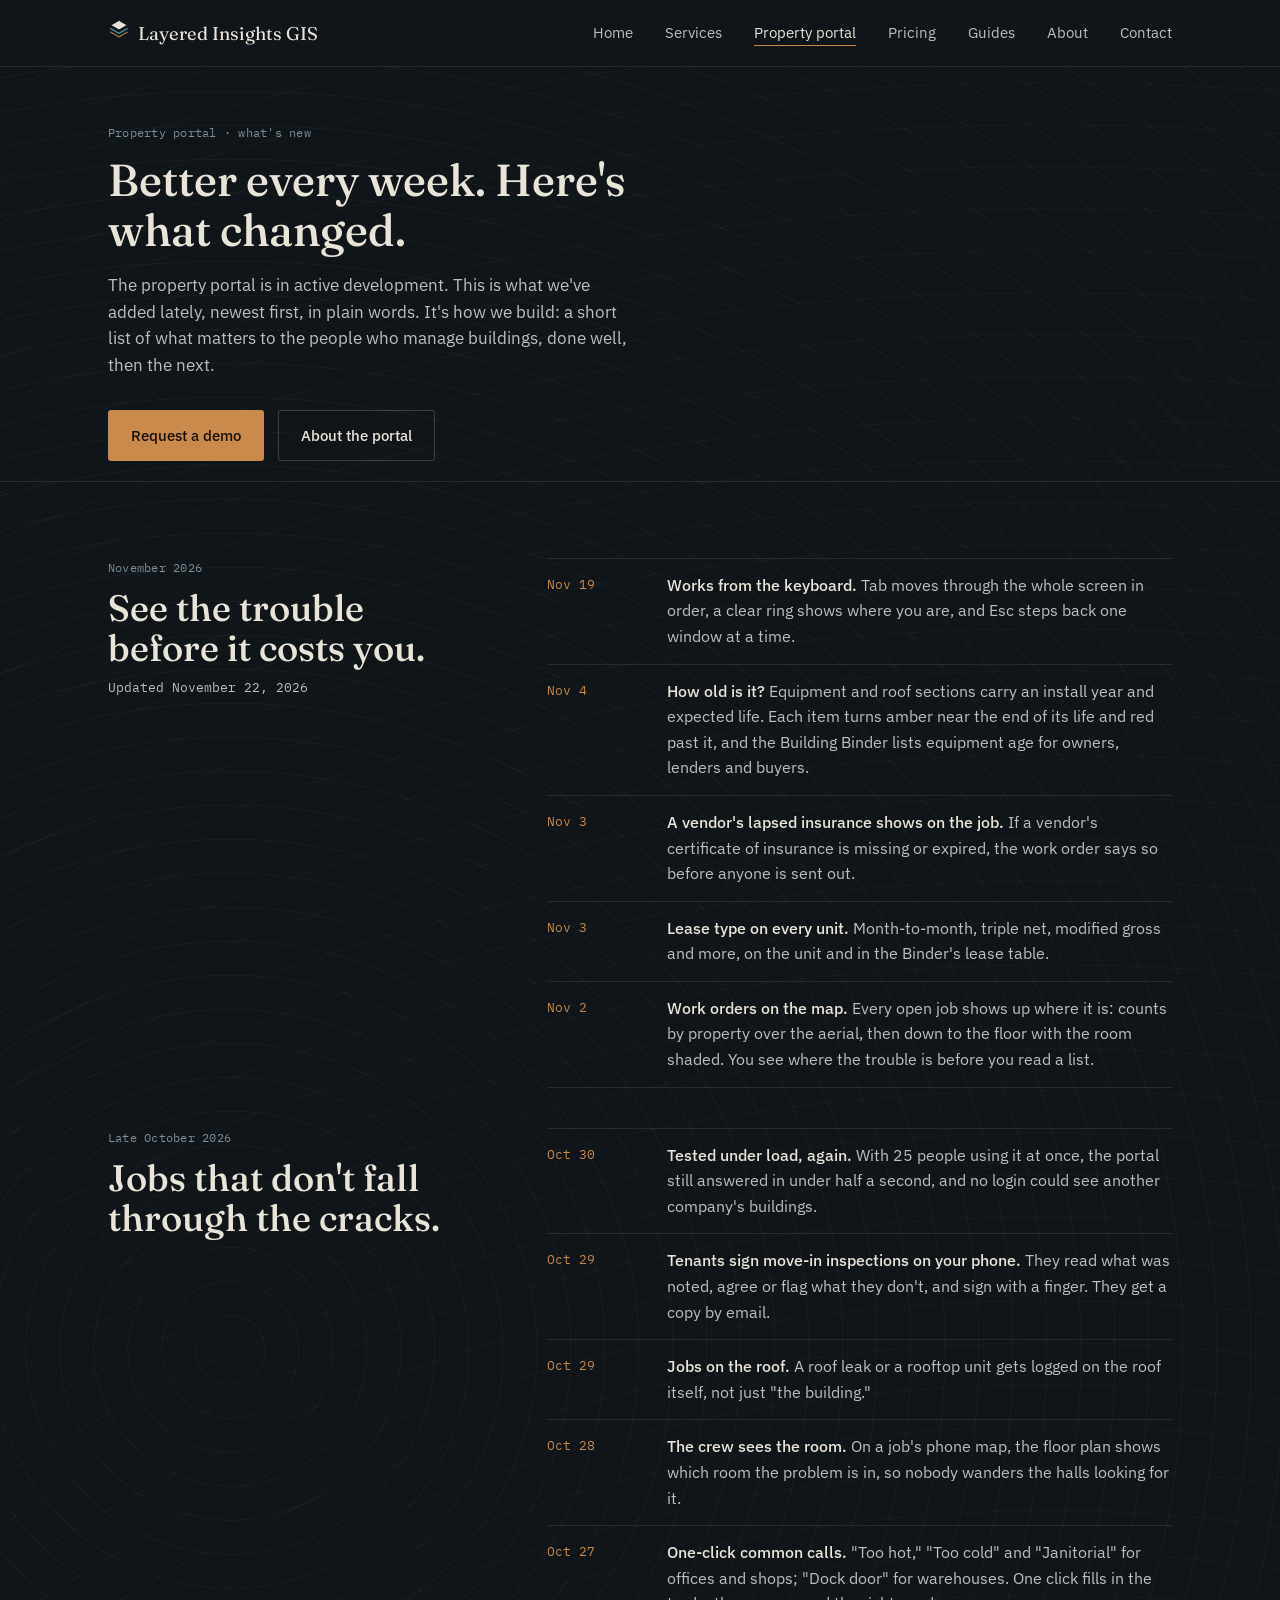
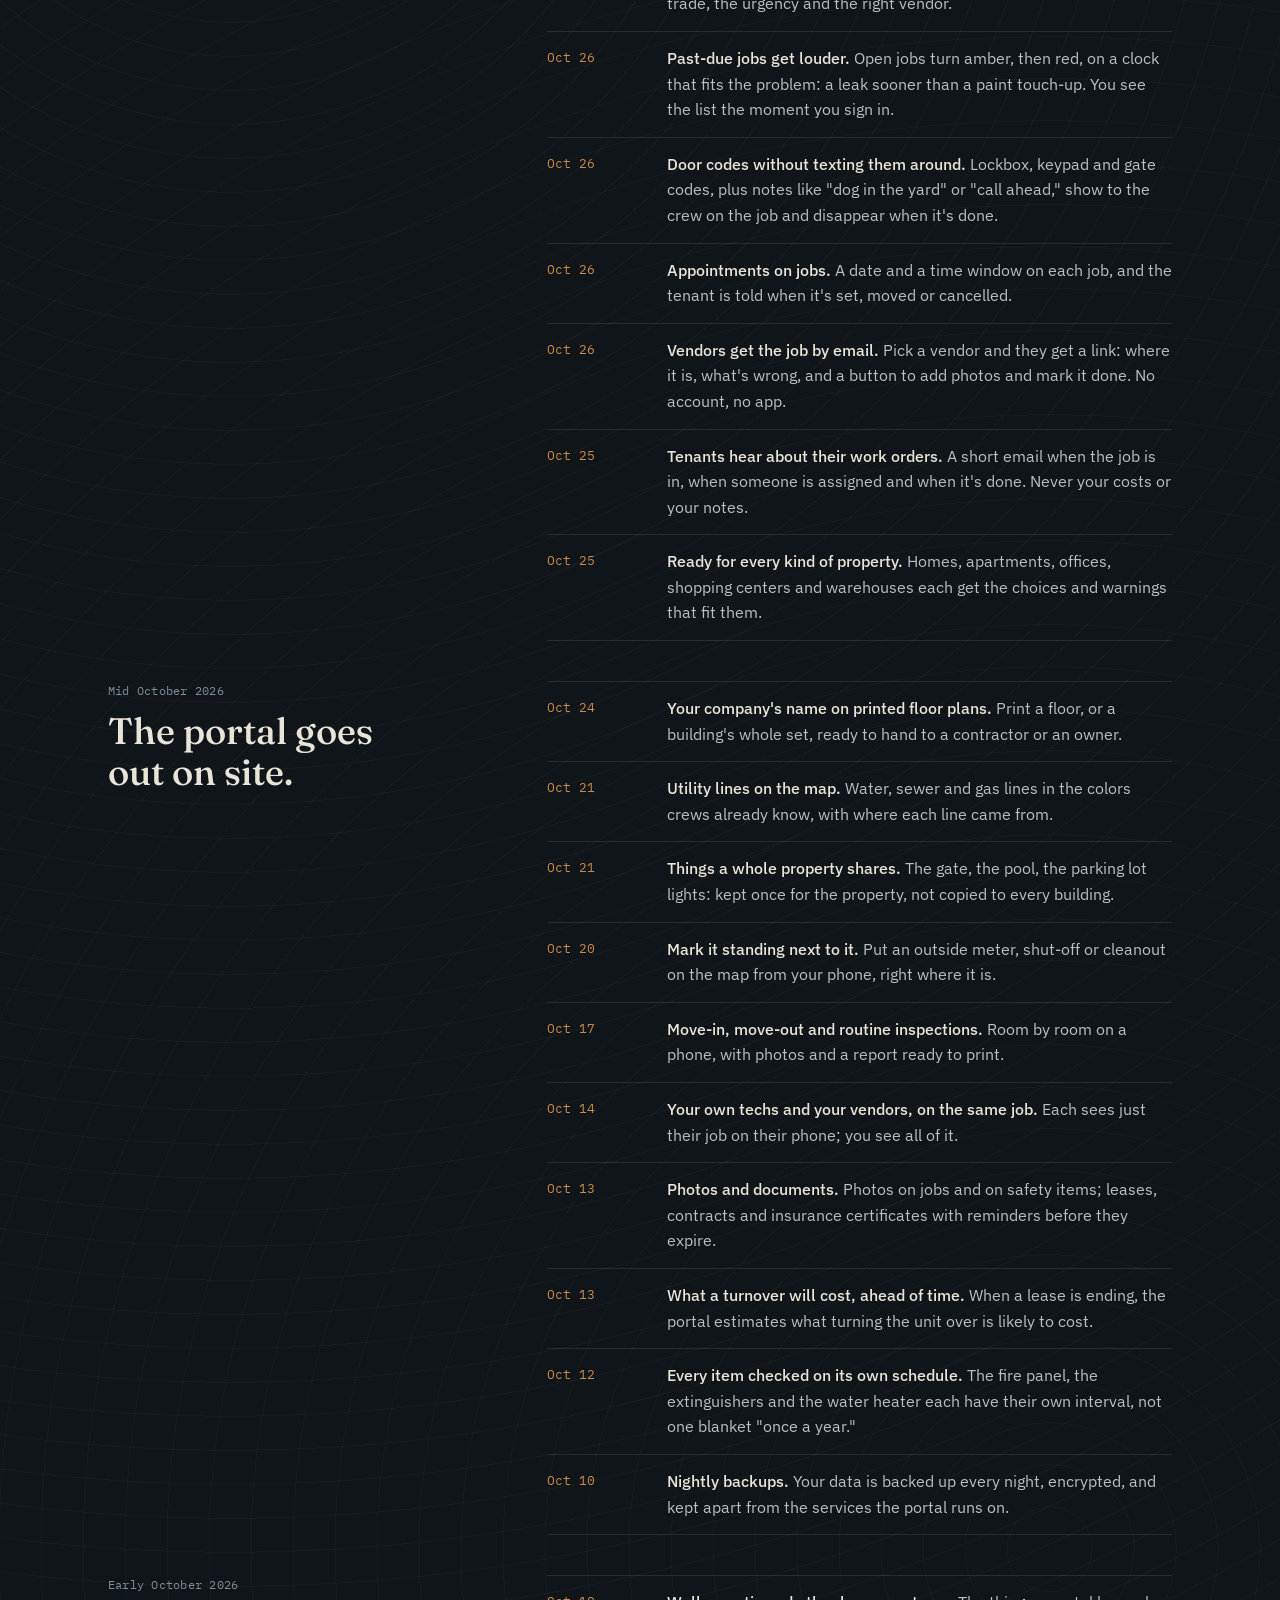
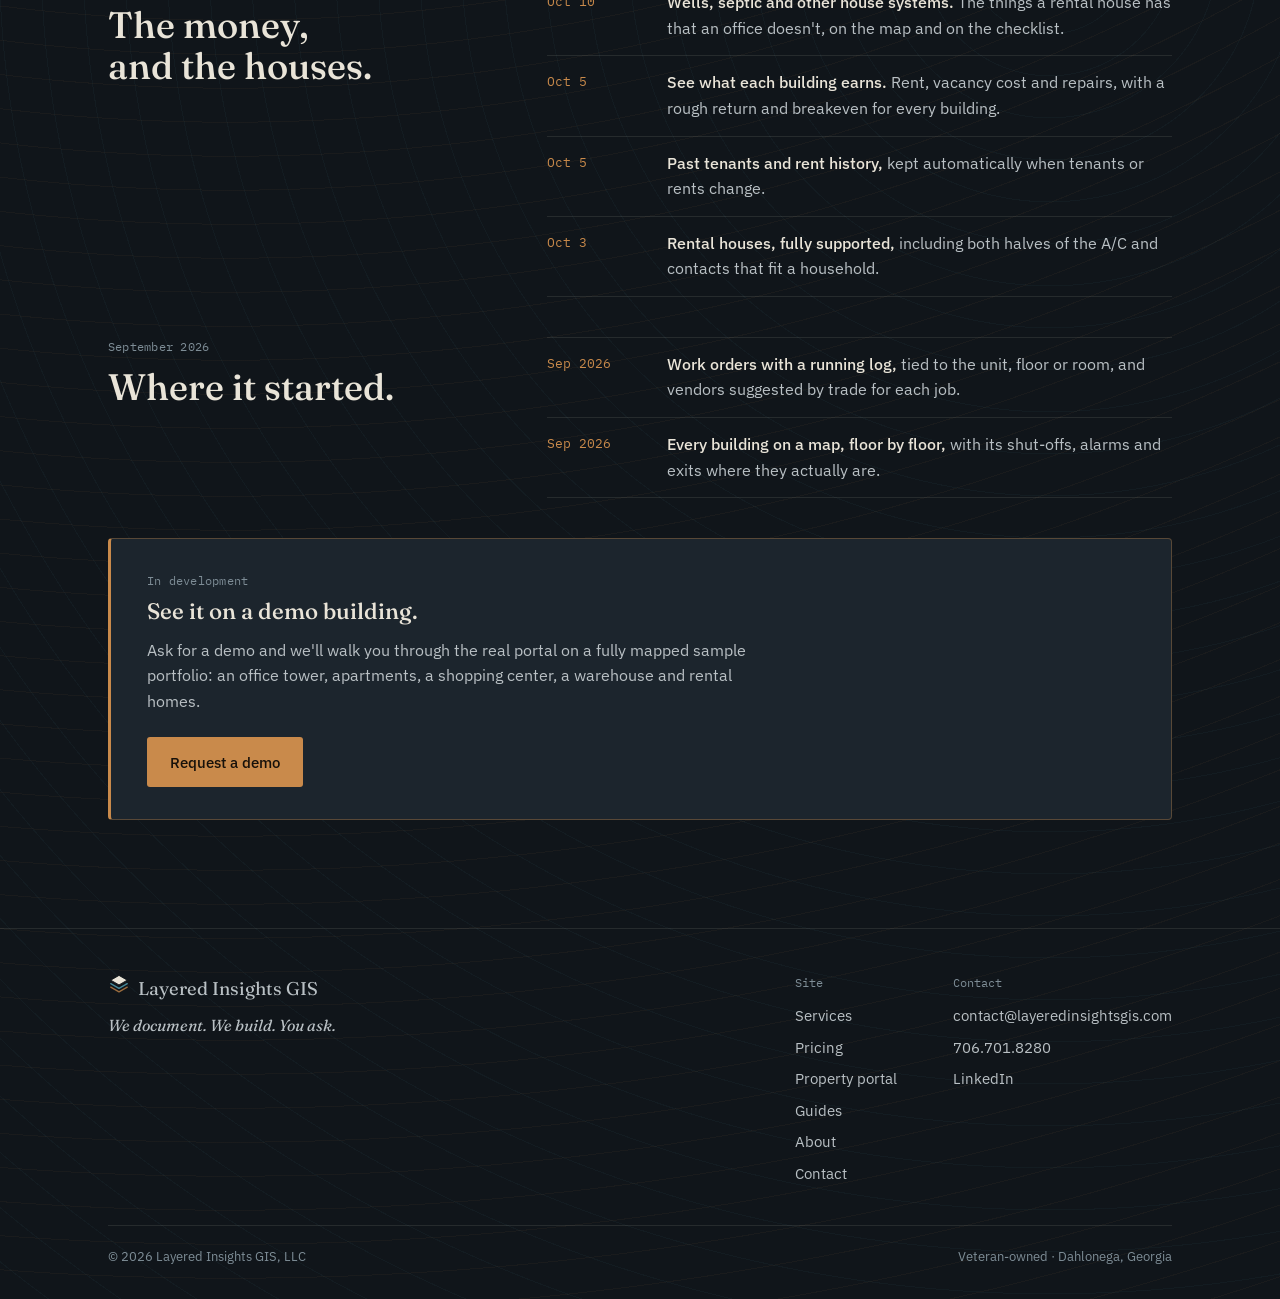
<file: docs/whats-new.html>
<!DOCTYPE html>
<html lang="en">
<head>
<meta charset="UTF-8" />
<meta name="viewport" content="width=device-width, initial-scale=1.0" />
<title>What's New in the Property Portal | Layered Insights GIS</title>
<link rel="canonical" href="https://layeredinsightsgis.com/whats-new.html" />
<meta name="description" content="What we've added to the Layered Insights GIS property portal, month by month: work orders, inspections, vendor job links, floor plans and the safety and systems knowledge for every building." />
<meta property="og:type" content="website" />
<meta property="og:site_name" content="Layered Insights GIS" />
<meta property="og:title" content="What's new in the property portal" />
<meta property="og:description" content="The portal improves every week. Here's what we've added lately, in plain words." />
<meta property="og:url" content="https://layeredinsightsgis.com/whats-new.html" />
<meta property="og:image" content="https://layeredinsightsgis.com/imgs/buildings.jpg" />
<meta name="twitter:card" content="summary_large_image" />
<meta name="twitter:title" content="What's new in the property portal" />
<meta name="twitter:description" content="The portal improves every week. Here's what we've added lately, in plain words." />
<meta name="twitter:image" content="https://layeredinsightsgis.com/imgs/buildings.jpg" />
<link rel="preconnect" href="https://fonts.googleapis.com">
<link href="https://fonts.googleapis.com/css2?family=Fraunces:opsz,wght@9..144,400;9..144,500;9..144,600&family=IBM+Plex+Sans:wght@400;500;600&family=IBM+Plex+Mono:wght@400;500&display=swap" rel="stylesheet">
<link rel="stylesheet" href="styles.css?v=64">
<link rel="icon" href="/favicon.ico" sizes="any">
<link rel="icon" href="/favicon.svg" type="image/svg+xml">
<link rel="icon" type="image/png" sizes="32x32" href="/favicon-32x32.png">
<link rel="icon" type="image/png" sizes="16x16" href="/favicon-16x16.png">
<link rel="apple-touch-icon" href="/apple-touch-icon.png">
<link rel="manifest" href="/site.webmanifest">
<meta name="theme-color" content="#1E2530">
</head>
<body class="contour-field">

<header class="site-header">
  <nav class="nav">
    <a href="index.html" class="wordmark">
      <span class="mark" aria-hidden="true"><svg viewBox="0 0 24 24"><path class="mark-top" d="M12 2.6 L21 7.8 L12 13 L3 7.8 Z"/><path class="mark-mid" d="M3 11.6 L12 16.8 L21 11.6" fill="none"/><path class="mark-low" d="M3 15.4 L12 20.6 L21 15.4" fill="none"/></svg></span>
      Layered Insights GIS
    </a>
    <button class="nav-toggle" aria-label="Toggle navigation" aria-expanded="false">☰</button>
    <ul class="nav-links">
      <li><a href="index.html">Home</a></li>
      <li><a href="services.html">Services</a></li>
      <li><a href="property-portal.html" aria-current="page">Property portal</a></li>
      <li><a href="pricing.html">Pricing</a></li>
      <li><a href="guides/">Guides</a></li>
      <li><a href="about.html">About</a></li>
      <li><a href="contact.html">Contact</a></li>
    </ul>
  </nav>
</header>

<main>
  <section class="page-hero">
    <div class="container">
      <p class="eyebrow">Property portal · what's new</p>
      <h1>Better every week. Here's what changed.</h1>
      <p class="lede">The property portal is in active development. This is what we've added lately, newest first, in plain words. It's how we build: a short list of what matters to the people who manage buildings, done well, then the next.</p>
      <div class="hero-cta">
        <a href="contact.html?topic=portal#contactForm" class="btn btn-primary">Request a demo</a>
        <a href="property-portal.html" class="btn btn-ghost">About the portal</a>
      </div>
    </div>
  </section>

  <section class="section-border-top">
    <div class="container">
      <div class="recent">
        <div class="recent-head">
          <p class="eyebrow">November 2026</p>
          <h2 class="portal-h2">See the trouble before it costs you.</h2>
          <p class="recent-date">Updated November 22, 2026</p>
        </div>
        <ul class="recent-list">
          <li><span class="recent-m">Nov 19</span><span><b>Works from the keyboard.</b> Tab moves through the whole screen in order, a clear ring shows where you are, and Esc steps back one window at a time.</span></li>
          <li><span class="recent-m">Nov 4</span><span><b>How old is it?</b> Equipment and roof sections carry an install year and expected life. Each item turns amber near the end of its life and red past it, and the Building Binder lists equipment age for owners, lenders and buyers.</span></li>
          <li><span class="recent-m">Nov 3</span><span><b>A vendor's lapsed insurance shows on the job.</b> If a vendor's certificate of insurance is missing or expired, the work order says so before anyone is sent out.</span></li>
          <li><span class="recent-m">Nov 3</span><span><b>Lease type on every unit.</b> Month-to-month, triple net, modified gross and more, on the unit and in the Binder's lease table.</span></li>
          <li><span class="recent-m">Nov 2</span><span><b>Work orders on the map.</b> Every open job shows up where it is: counts by property over the aerial, then down to the floor with the room shaded. You see where the trouble is before you read a list.</span></li>
        </ul>
      </div>

      <div class="recent">
        <div class="recent-head">
          <p class="eyebrow">Late October 2026</p>
          <h2 class="portal-h2">Jobs that don't fall through the cracks.</h2>
        </div>
        <ul class="recent-list">
          <li><span class="recent-m">Oct 30</span><span><b>Tested under load, again.</b> With 25 people using it at once, the portal still answered in under half a second, and no login could see another company's buildings.</span></li>
          <li><span class="recent-m">Oct 29</span><span><b>Tenants sign move-in inspections on your phone.</b> They read what was noted, agree or flag what they don't, and sign with a finger. They get a copy by email.</span></li>
          <li><span class="recent-m">Oct 29</span><span><b>Jobs on the roof.</b> A roof leak or a rooftop unit gets logged on the roof itself, not just "the building."</span></li>
          <li><span class="recent-m">Oct 28</span><span><b>The crew sees the room.</b> On a job's phone map, the floor plan shows which room the problem is in, so nobody wanders the halls looking for it.</span></li>
          <li><span class="recent-m">Oct 27</span><span><b>One-click common calls.</b> "Too hot," "Too cold" and "Janitorial" for offices and shops; "Dock door" for warehouses. One click fills in the trade, the urgency and the right vendor.</span></li>
          <li><span class="recent-m">Oct 26</span><span><b>Past-due jobs get louder.</b> Open jobs turn amber, then red, on a clock that fits the problem: a leak sooner than a paint touch-up. You see the list the moment you sign in.</span></li>
          <li><span class="recent-m">Oct 26</span><span><b>Door codes without texting them around.</b> Lockbox, keypad and gate codes, plus notes like "dog in the yard" or "call ahead," show to the crew on the job and disappear when it's done.</span></li>
          <li><span class="recent-m">Oct 26</span><span><b>Appointments on jobs.</b> A date and a time window on each job, and the tenant is told when it's set, moved or cancelled.</span></li>
          <li><span class="recent-m">Oct 26</span><span><b>Vendors get the job by email.</b> Pick a vendor and they get a link: where it is, what's wrong, and a button to add photos and mark it done. No account, no app.</span></li>
          <li><span class="recent-m">Oct 25</span><span><b>Tenants hear about their work orders.</b> A short email when the job is in, when someone is assigned and when it's done. Never your costs or your notes.</span></li>
          <li><span class="recent-m">Oct 25</span><span><b>Ready for every kind of property.</b> Homes, apartments, offices, shopping centers and warehouses each get the choices and warnings that fit them.</span></li>
        </ul>
      </div>

      <div class="recent">
        <div class="recent-head">
          <p class="eyebrow">Mid October 2026</p>
          <h2 class="portal-h2">The portal goes out on site.</h2>
        </div>
        <ul class="recent-list">
          <li><span class="recent-m">Oct 24</span><span><b>Your company's name on printed floor plans.</b> Print a floor, or a building's whole set, ready to hand to a contractor or an owner.</span></li>
          <li><span class="recent-m">Oct 21</span><span><b>Utility lines on the map.</b> Water, sewer and gas lines in the colors crews already know, with where each line came from.</span></li>
          <li><span class="recent-m">Oct 21</span><span><b>Things a whole property shares.</b> The gate, the pool, the parking lot lights: kept once for the property, not copied to every building.</span></li>
          <li><span class="recent-m">Oct 20</span><span><b>Mark it standing next to it.</b> Put an outside meter, shut-off or cleanout on the map from your phone, right where it is.</span></li>
          <li><span class="recent-m">Oct 17</span><span><b>Move-in, move-out and routine inspections.</b> Room by room on a phone, with photos and a report ready to print.</span></li>
          <li><span class="recent-m">Oct 14</span><span><b>Your own techs and your vendors, on the same job.</b> Each sees just their job on their phone; you see all of it.</span></li>
          <li><span class="recent-m">Oct 13</span><span><b>Photos and documents.</b> Photos on jobs and on safety items; leases, contracts and insurance certificates with reminders before they expire.</span></li>
          <li><span class="recent-m">Oct 13</span><span><b>What a turnover will cost, ahead of time.</b> When a lease is ending, the portal estimates what turning the unit over is likely to cost.</span></li>
          <li><span class="recent-m">Oct 12</span><span><b>Every item checked on its own schedule.</b> The fire panel, the extinguishers and the water heater each have their own interval, not one blanket "once a year."</span></li>
          <li><span class="recent-m">Oct 10</span><span><b>Nightly backups.</b> Your data is backed up every night, encrypted, and kept apart from the services the portal runs on.</span></li>
        </ul>
      </div>

      <div class="recent">
        <div class="recent-head">
          <p class="eyebrow">Early October 2026</p>
          <h2 class="portal-h2">The money, and the houses.</h2>
        </div>
        <ul class="recent-list">
          <li><span class="recent-m">Oct 10</span><span><b>Wells, septic and other house systems.</b> The things a rental house has that an office doesn't, on the map and on the checklist.</span></li>
          <li><span class="recent-m">Oct 5</span><span><b>See what each building earns.</b> Rent, vacancy cost and repairs, with a rough return and breakeven for every building.</span></li>
          <li><span class="recent-m">Oct 5</span><span><b>Past tenants and rent history,</b> kept automatically when tenants or rents change.</span></li>
          <li><span class="recent-m">Oct 3</span><span><b>Rental houses, fully supported,</b> including both halves of the A/C and contacts that fit a household.</span></li>
        </ul>
      </div>

      <div class="recent">
        <div class="recent-head">
          <p class="eyebrow">September 2026</p>
          <h2 class="portal-h2">Where it started.</h2>
        </div>
        <ul class="recent-list">
          <li><span class="recent-m">Sep 2026</span><span><b>Work orders with a running log,</b> tied to the unit, floor or room, and vendors suggested by trade for each job.</span></li>
          <li><span class="recent-m">Sep 2026</span><span><b>Every building on a map, floor by floor,</b> with its shut-offs, alarms and exits where they actually are.</span></li>
        </ul>
      </div>

      <div class="featured-callout">
        <p class="eyebrow">In development</p>
        <h3>See it on a demo building.</h3>
        <p>Ask for a demo and we'll walk you through the real portal on a fully mapped sample portfolio: an office tower, apartments, a shopping center, a warehouse and rental homes.</p>
        <a href="contact.html?topic=portal#contactForm" class="btn btn-primary">Request a demo</a>
      </div>
    </div>
  </section>
</main>


<footer class="site-footer">
  <div class="container">
    <div class="footer-grid">
      <div class="footer-brand">
        <a href="index.html" class="wordmark">
          <span class="mark" aria-hidden="true"><svg viewBox="0 0 24 24"><path class="mark-top" d="M12 2.6 L21 7.8 L12 13 L3 7.8 Z"/><path class="mark-mid" d="M3 11.6 L12 16.8 L21 11.6" fill="none"/><path class="mark-low" d="M3 15.4 L12 20.6 L21 15.4" fill="none"/></svg></span>
          Layered Insights GIS
        </a>
        <p class="footer-tagline">We document. We build. You ask.</p>
      </div>
      <div class="footer-cols">
        <div class="footer-col">
          <h4>Site</h4>
          <ul>
            <li><a href="services.html">Services</a></li>
            <li><a href="pricing.html">Pricing</a></li>
            <li><a href="property-portal.html">Property portal</a></li>
            <li><a href="guides/">Guides</a></li>
            <li><a href="about.html">About</a></li>
            <li><a href="contact.html">Contact</a></li>
          </ul>
        </div>
        <div class="footer-col">
          <h4>Contact</h4>
          <ul>
            <li><a href="mailto:contact@layeredinsightsgis.com">contact@layeredinsightsgis.com</a></li>
            <li><a href="tel:+17067018280">706.701.8280</a></li>
            <li><a href="https://www.linkedin.com/company/layered-insights-gis/" rel="me noopener" target="_blank">LinkedIn</a></li>
          </ul>
        </div>
      </div>
    </div>
    <div class="footer-bottom">
      <span>© 2026 Layered Insights GIS, LLC</span>
      <span>Veteran-owned · Dahlonega, Georgia</span>
    </div>
  </div>
</footer>

<script src="script.js?v=14"></script>
</body>
</html>
</file>
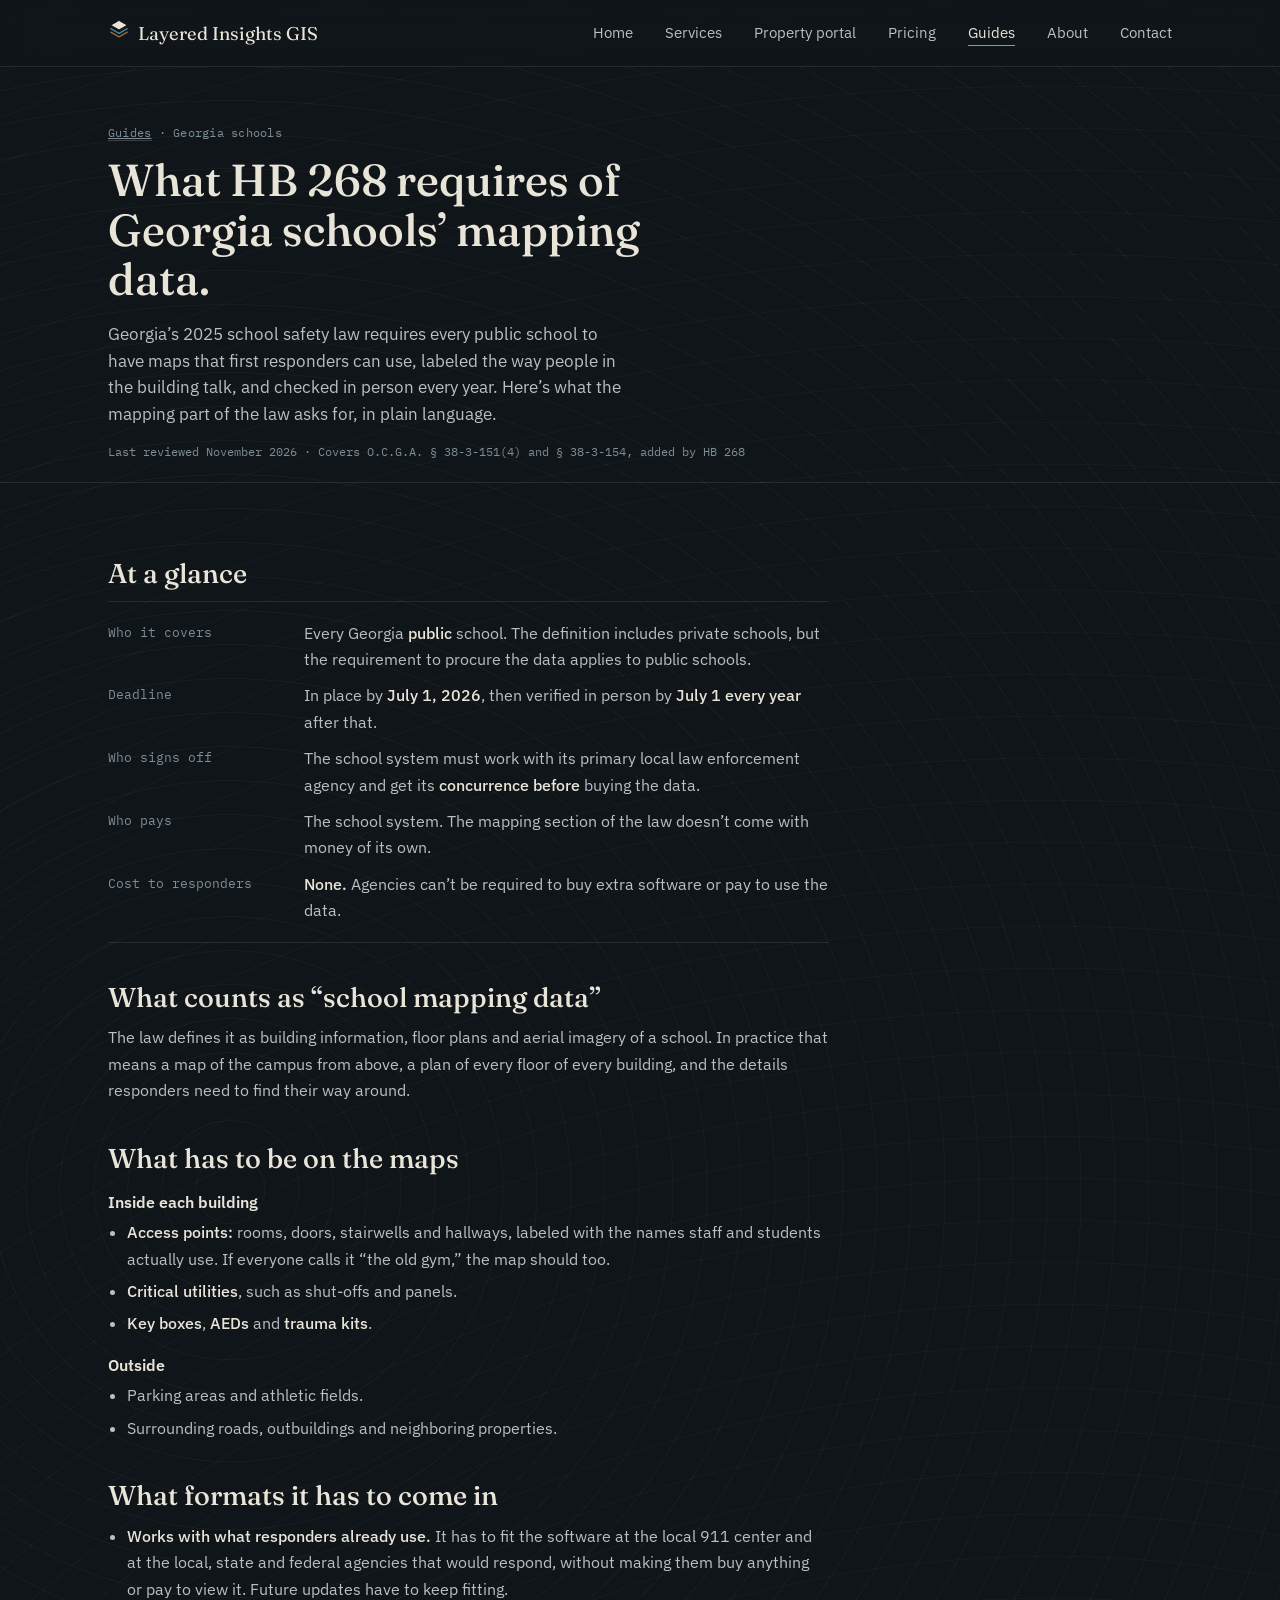
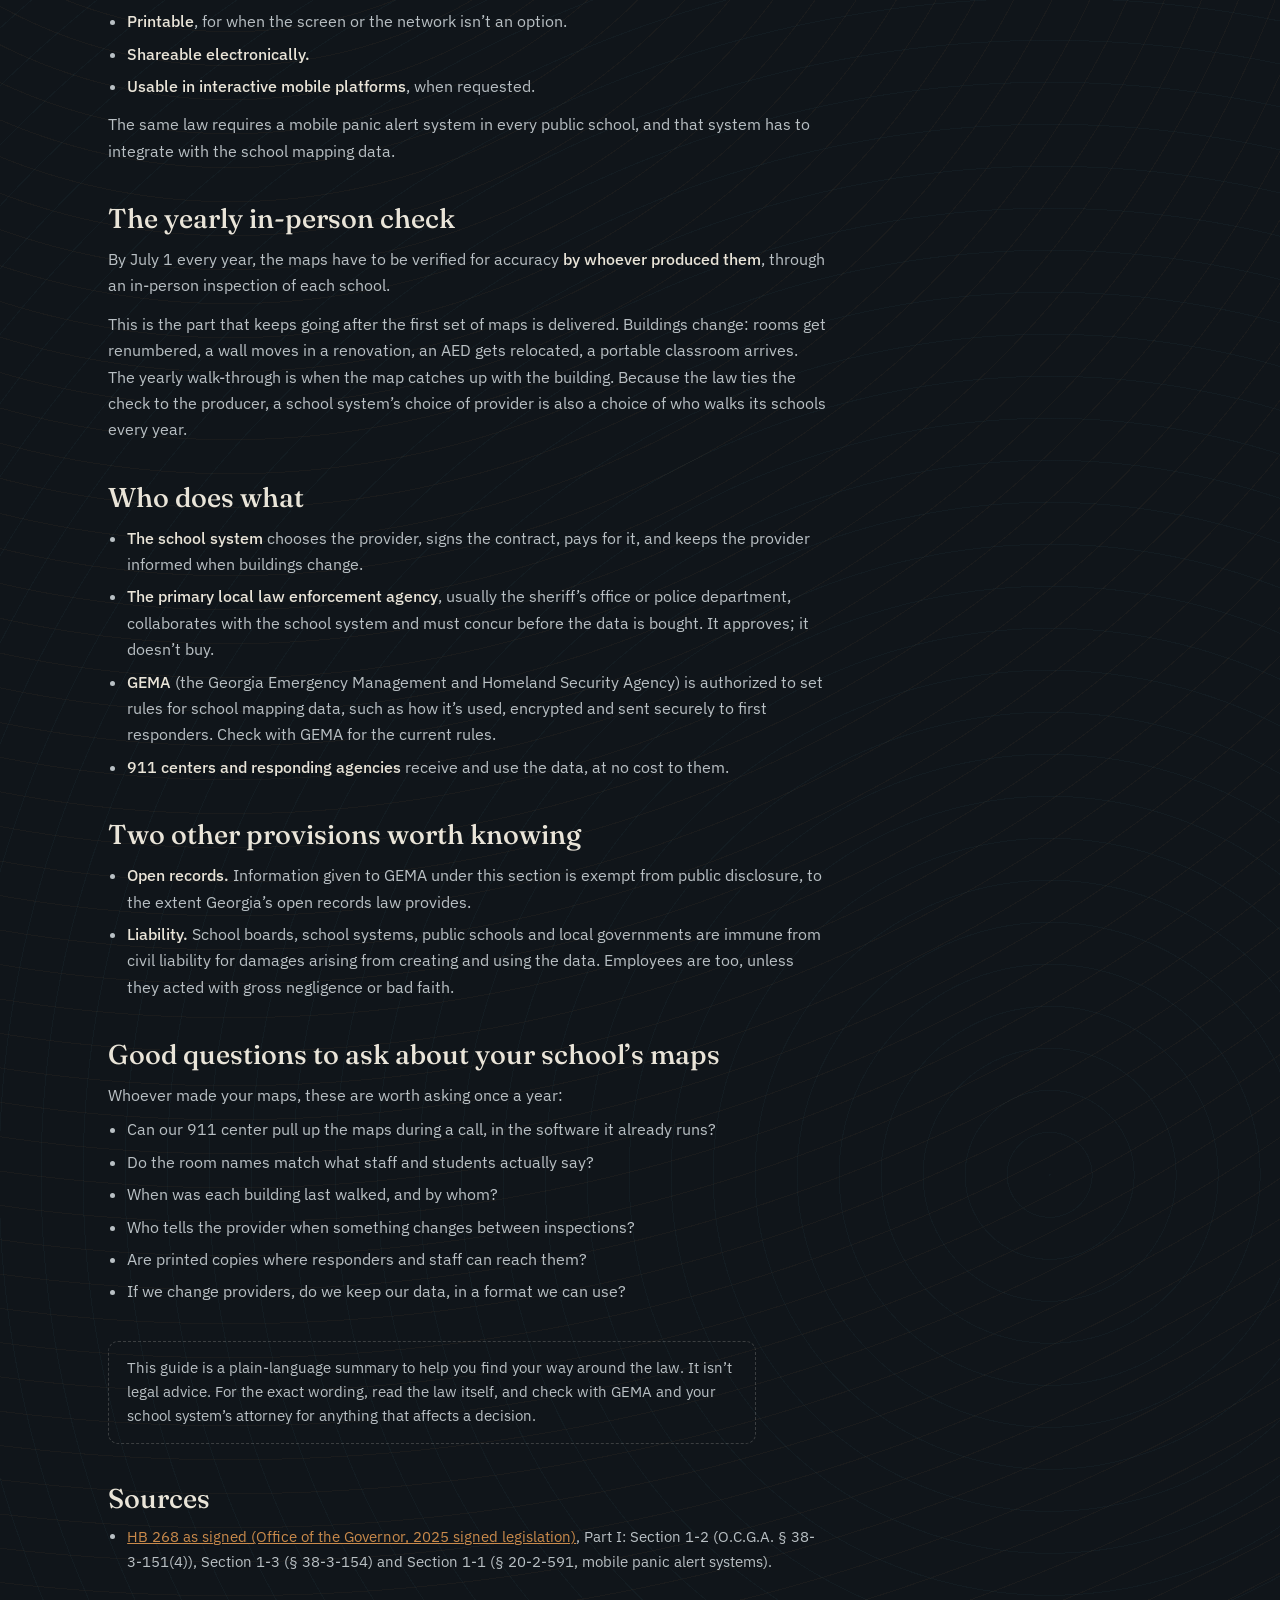
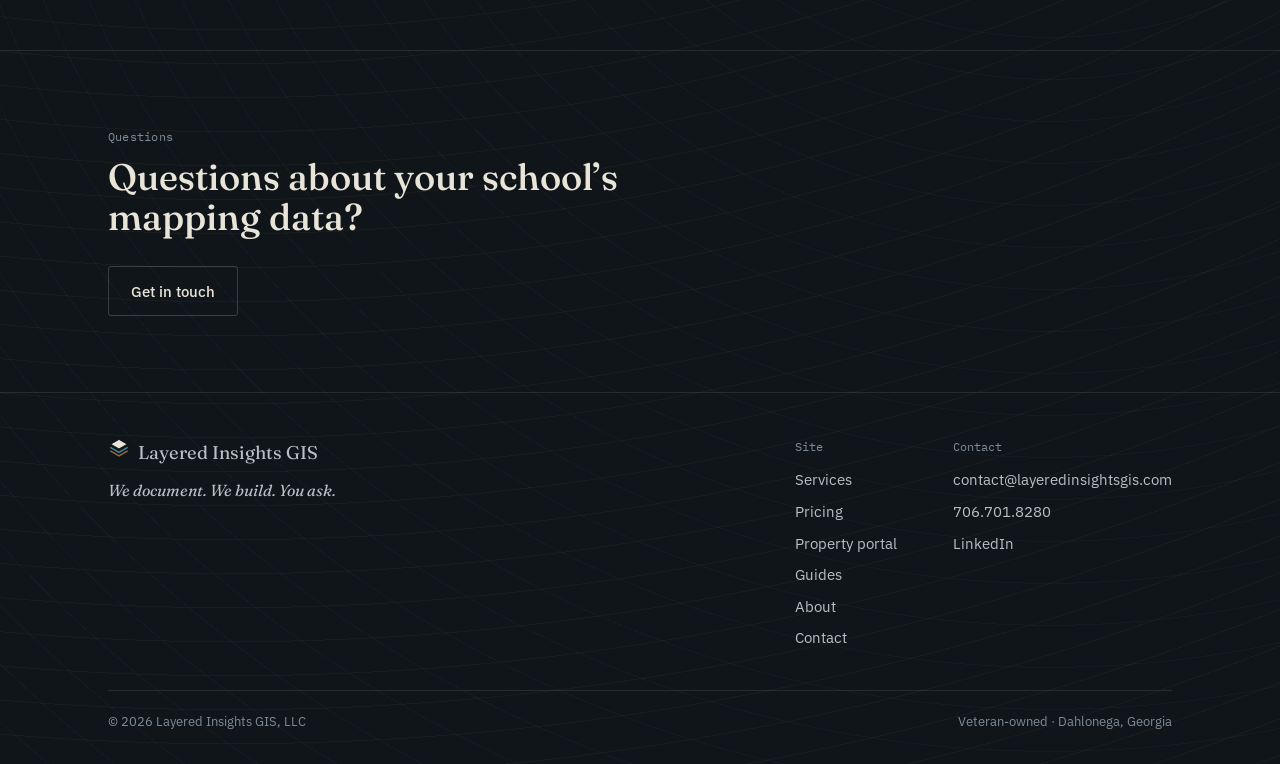
<file: docs/guides/georgia-hb-268-school-mapping.html>
<!DOCTYPE html>
<html lang="en">
<head>
<meta charset="UTF-8" />
<meta name="viewport" content="width=device-width, initial-scale=1.0" />
<title>What Georgia's HB 268 Requires of School Mapping Data — Layered Insights GIS</title>
<link rel="canonical" href="https://layeredinsightsgis.com/guides/georgia-hb-268-school-mapping.html" />
<meta name="description" content="A plain-language guide to the school mapping data requirements in Georgia HB 268 (O.C.G.A. 38-3-154): what has to be on the maps, the yearly in-person check, who signs off and who pays." />
<meta property="og:type" content="article" />
<meta property="og:site_name" content="Layered Insights GIS" />
<meta property="og:title" content="What Georgia's HB 268 Requires of School Mapping Data — Layered Insights GIS" />
<meta property="og:description" content="A plain-language guide to the school mapping data requirements in Georgia HB 268 (O.C.G.A. 38-3-154): what has to be on the maps, the yearly in-person check, who signs off and who pays." />
<meta property="og:url" content="https://layeredinsightsgis.com/guides/georgia-hb-268-school-mapping.html" />
<meta property="og:image" content="https://layeredinsightsgis.com/imgs/contours.jpg" />
<meta name="twitter:card" content="summary_large_image" />
<meta name="twitter:title" content="What Georgia's HB 268 Requires of School Mapping Data — Layered Insights GIS" />
<meta name="twitter:description" content="A plain-language guide to the school mapping data requirements in Georgia HB 268 (O.C.G.A. 38-3-154): what has to be on the maps, the yearly in-person check, who signs off and who pays." />
<meta name="twitter:image" content="https://layeredinsightsgis.com/imgs/contours.jpg" />
<link rel="preconnect" href="https://fonts.googleapis.com">
<link href="https://fonts.googleapis.com/css2?family=Fraunces:opsz,wght@9..144,400;9..144,500;9..144,600&family=IBM+Plex+Sans:wght@400;500;600&family=IBM+Plex+Mono:wght@400;500&display=swap" rel="stylesheet">
<link rel="stylesheet" href="../styles.css?v=64">
<link rel="icon" href="/favicon.ico" sizes="any">
<link rel="icon" href="/favicon.svg" type="image/svg+xml">
<link rel="icon" type="image/png" sizes="32x32" href="/favicon-32x32.png">
<link rel="icon" type="image/png" sizes="16x16" href="/favicon-16x16.png">
<link rel="apple-touch-icon" href="/apple-touch-icon.png">
<link rel="manifest" href="/site.webmanifest">
<meta name="theme-color" content="#1E2530">
</head>
<body class="contour-field">

<header class="site-header">
  <nav class="nav">
    <a href="../index.html" class="wordmark">
      <span class="mark" aria-hidden="true"><svg viewBox="0 0 24 24"><path class="mark-top" d="M12 2.6 L21 7.8 L12 13 L3 7.8 Z"/><path class="mark-mid" d="M3 11.6 L12 16.8 L21 11.6" fill="none"/><path class="mark-low" d="M3 15.4 L12 20.6 L21 15.4" fill="none"/></svg></span>
      Layered Insights GIS
    </a>
    <button class="nav-toggle" aria-label="Toggle navigation" aria-expanded="false">☰</button>
    <ul class="nav-links">
      <li><a href="../index.html">Home</a></li>
      <li><a href="../services.html">Services</a></li>
      <li><a href="../property-portal.html">Property portal</a></li>
      <li><a href="../pricing.html">Pricing</a></li>
      <li><a href="../guides/" aria-current="page">Guides</a></li>
      <li><a href="../about.html">About</a></li>
      <li><a href="../contact.html">Contact</a></li>
    </ul>
  </nav>
</header>

<main>
  <section class="page-hero">
    <div class="container">
      <p class="eyebrow"><a href="index.html" class="guide-crumb">Guides</a> · Georgia schools</p>
      <h1>What HB 268 requires of Georgia schools&rsquo; mapping data.</h1>
      <p class="lede">Georgia&rsquo;s 2025 school safety law requires every public school to have maps that first responders can use, labeled the way people in the building talk, and checked in person every year. Here&rsquo;s what the mapping part of the law asks for, in plain language.</p>
      <p class="guide-meta">Last reviewed November 2026 · Covers O.C.G.A. § 38-3-151(4) and § 38-3-154, added by HB 268</p>
    </div>
  </section>

  <section class="section-border-top">
    <div class="container guide">

      <h2>At a glance</h2>
      <dl class="guide-glance">
        <dt>Who it covers</dt>
        <dd>Every Georgia <strong>public</strong> school. The definition includes private schools, but the requirement to procure the data applies to public schools.</dd>
        <dt>Deadline</dt>
        <dd>In place by <strong>July 1, 2026</strong>, then verified in person by <strong>July 1 every year</strong> after that.</dd>
        <dt>Who signs off</dt>
        <dd>The school system must work with its primary local law enforcement agency and get its <strong>concurrence before</strong> buying the data.</dd>
        <dt>Who pays</dt>
        <dd>The school system. The mapping section of the law doesn&rsquo;t come with money of its own.</dd>
        <dt>Cost to responders</dt>
        <dd><strong>None.</strong> Agencies can&rsquo;t be required to buy extra software or pay to use the data.</dd>
      </dl>

      <h2>What counts as &ldquo;school mapping data&rdquo;</h2>
      <p>The law defines it as building information, floor plans and aerial imagery of a school. In practice that means a map of the campus from above, a plan of every floor of every building, and the details responders need to find their way around.</p>

      <h2>What has to be on the maps</h2>
      <h3>Inside each building</h3>
      <ul>
        <li><strong>Access points:</strong> rooms, doors, stairwells and hallways, labeled with the names staff and students actually use. If everyone calls it &ldquo;the old gym,&rdquo; the map should too.</li>
        <li><strong>Critical utilities</strong>, such as shut-offs and panels.</li>
        <li><strong>Key boxes</strong>, <strong>AEDs</strong> and <strong>trauma kits</strong>.</li>
      </ul>
      <h3>Outside</h3>
      <ul>
        <li>Parking areas and athletic fields.</li>
        <li>Surrounding roads, outbuildings and neighboring properties.</li>
      </ul>

      <h2>What formats it has to come in</h2>
      <ul>
        <li><strong>Works with what responders already use.</strong> It has to fit the software at the local 911 center and at the local, state and federal agencies that would respond, without making them buy anything or pay to view it. Future updates have to keep fitting.</li>
        <li><strong>Printable</strong>, for when the screen or the network isn&rsquo;t an option.</li>
        <li><strong>Shareable electronically.</strong></li>
        <li><strong>Usable in interactive mobile platforms</strong>, when requested.</li>
      </ul>
      <p>The same law requires a mobile panic alert system in every public school, and that system has to integrate with the school mapping data.</p>

      <h2>The yearly in-person check</h2>
      <p>By July 1 every year, the maps have to be verified for accuracy <strong>by whoever produced them</strong>, through an in-person inspection of each school.</p>
      <p>This is the part that keeps going after the first set of maps is delivered. Buildings change: rooms get renumbered, a wall moves in a renovation, an AED gets relocated, a portable classroom arrives. The yearly walk-through is when the map catches up with the building. Because the law ties the check to the producer, a school system&rsquo;s choice of provider is also a choice of who walks its schools every year.</p>

      <h2>Who does what</h2>
      <ul>
        <li><strong>The school system</strong> chooses the provider, signs the contract, pays for it, and keeps the provider informed when buildings change.</li>
        <li><strong>The primary local law enforcement agency</strong>, usually the sheriff&rsquo;s office or police department, collaborates with the school system and must concur before the data is bought. It approves; it doesn&rsquo;t buy.</li>
        <li><strong>GEMA</strong> (the Georgia Emergency Management and Homeland Security Agency) is authorized to set rules for school mapping data, such as how it&rsquo;s used, encrypted and sent securely to first responders. Check with GEMA for the current rules.</li>
        <li><strong>911 centers and responding agencies</strong> receive and use the data, at no cost to them.</li>
      </ul>

      <h2>Two other provisions worth knowing</h2>
      <ul>
        <li><strong>Open records.</strong> Information given to GEMA under this section is exempt from public disclosure, to the extent Georgia&rsquo;s open records law provides.</li>
        <li><strong>Liability.</strong> School boards, school systems, public schools and local governments are immune from civil liability for damages arising from creating and using the data. Employees are too, unless they acted with gross negligence or bad faith.</li>
      </ul>

      <h2>Good questions to ask about your school&rsquo;s maps</h2>
      <p>Whoever made your maps, these are worth asking once a year:</p>
      <ul>
        <li>Can our 911 center pull up the maps during a call, in the software it already runs?</li>
        <li>Do the room names match what staff and students actually say?</li>
        <li>When was each building last walked, and by whom?</li>
        <li>Who tells the provider when something changes between inspections?</li>
        <li>Are printed copies where responders and staff can reach them?</li>
        <li>If we change providers, do we keep our data, in a format we can use?</li>
      </ul>

      <p class="guide-note">This guide is a plain-language summary to help you find your way around the law. It isn&rsquo;t legal advice. For the exact wording, read the law itself, and check with GEMA and your school system&rsquo;s attorney for anything that affects a decision.</p>

      <h2>Sources</h2>
      <ul class="guide-sources">
        <li><a href="https://gov.georgia.gov/document/2025-signed-legislation/hb-268/download" rel="noopener" target="_blank">HB 268 as signed (Office of the Governor, 2025 signed legislation)</a>, Part I: Section 1-2 (O.C.G.A. § 38-3-151(4)), Section 1-3 (§ 38-3-154) and Section 1-1 (§ 20-2-591, mobile panic alert systems).</li>
      </ul>
    </div>
  </section>

  <section class="section-border-top">
    <div class="container">
      <div class="section-head" style="margin-bottom:0;">
        <p class="eyebrow">Questions</p>
        <h2>Questions about your school&rsquo;s mapping data?</h2>
      </div>
      <div class="hero-cta" style="margin-top:28px;">
        <a href="../contact.html" class="btn btn-ghost">Get in touch</a>
      </div>
    </div>
  </section>
</main>

<footer class="site-footer">
  <div class="container">
    <div class="footer-grid">
      <div class="footer-brand">
        <a href="../index.html" class="wordmark">
          <span class="mark" aria-hidden="true"><svg viewBox="0 0 24 24"><path class="mark-top" d="M12 2.6 L21 7.8 L12 13 L3 7.8 Z"/><path class="mark-mid" d="M3 11.6 L12 16.8 L21 11.6" fill="none"/><path class="mark-low" d="M3 15.4 L12 20.6 L21 15.4" fill="none"/></svg></span>
          Layered Insights GIS
        </a>
        <p class="footer-tagline">We document. We build. You ask.</p>
      </div>
      <div class="footer-cols">
        <div class="footer-col">
          <h4>Site</h4>
          <ul>
            <li><a href="../services.html">Services</a></li>
            <li><a href="../pricing.html">Pricing</a></li>
            <li><a href="../property-portal.html">Property portal</a></li>
            <li><a href="../guides/">Guides</a></li>
            <li><a href="../about.html">About</a></li>
            <li><a href="../contact.html">Contact</a></li>
          </ul>
        </div>
        <div class="footer-col">
          <h4>Contact</h4>
          <ul>
            <li><a href="mailto:contact@layeredinsightsgis.com">contact@layeredinsightsgis.com</a></li>
            <li><a href="tel:+17067018280">706.701.8280</a></li>
            <li><a href="https://www.linkedin.com/company/layered-insights-gis/" rel="me noopener" target="_blank">LinkedIn</a></li>
          </ul>
        </div>
      </div>
    </div>
    <div class="footer-bottom">
      <span>© 2026 Layered Insights GIS, LLC</span>
      <span>Veteran-owned · Dahlonega, Georgia</span>
    </div>
  </div>
</footer>

<script src="../script.js?v=14"></script>
</body>
</html>
</file>
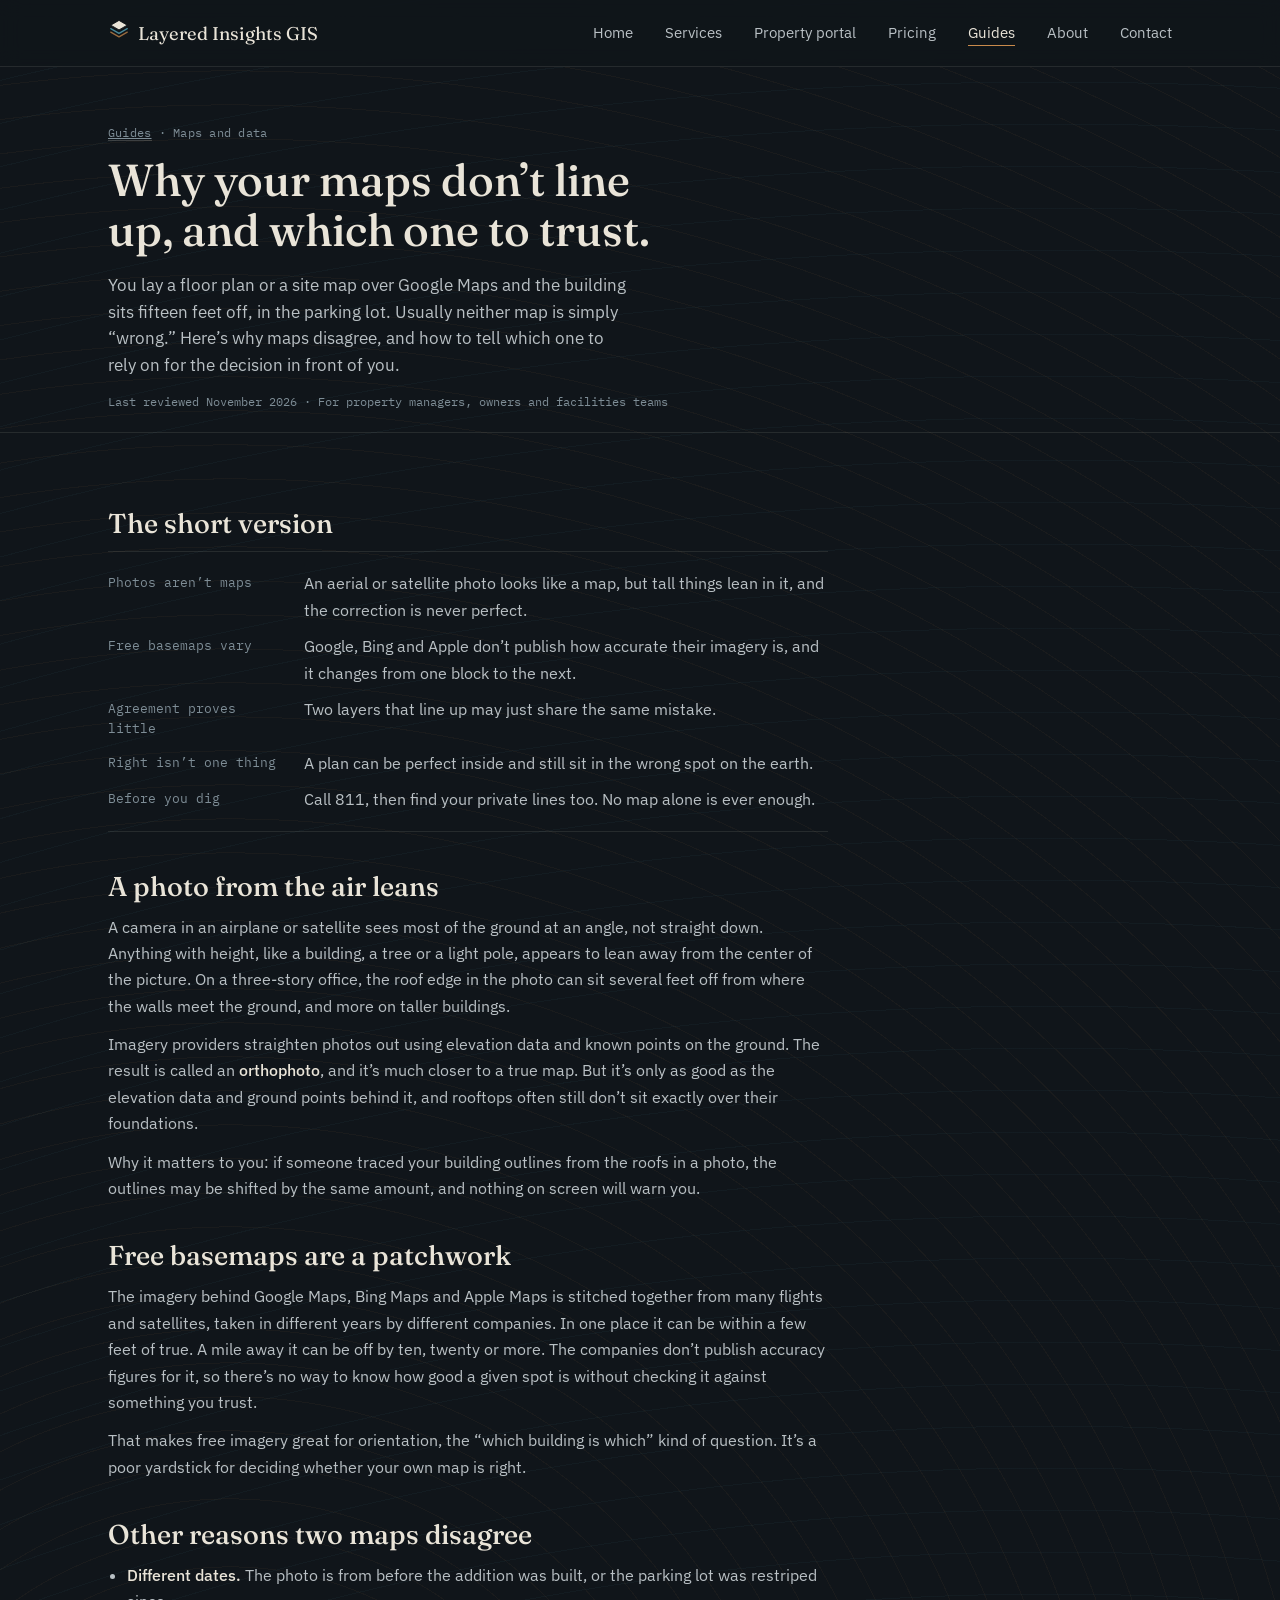
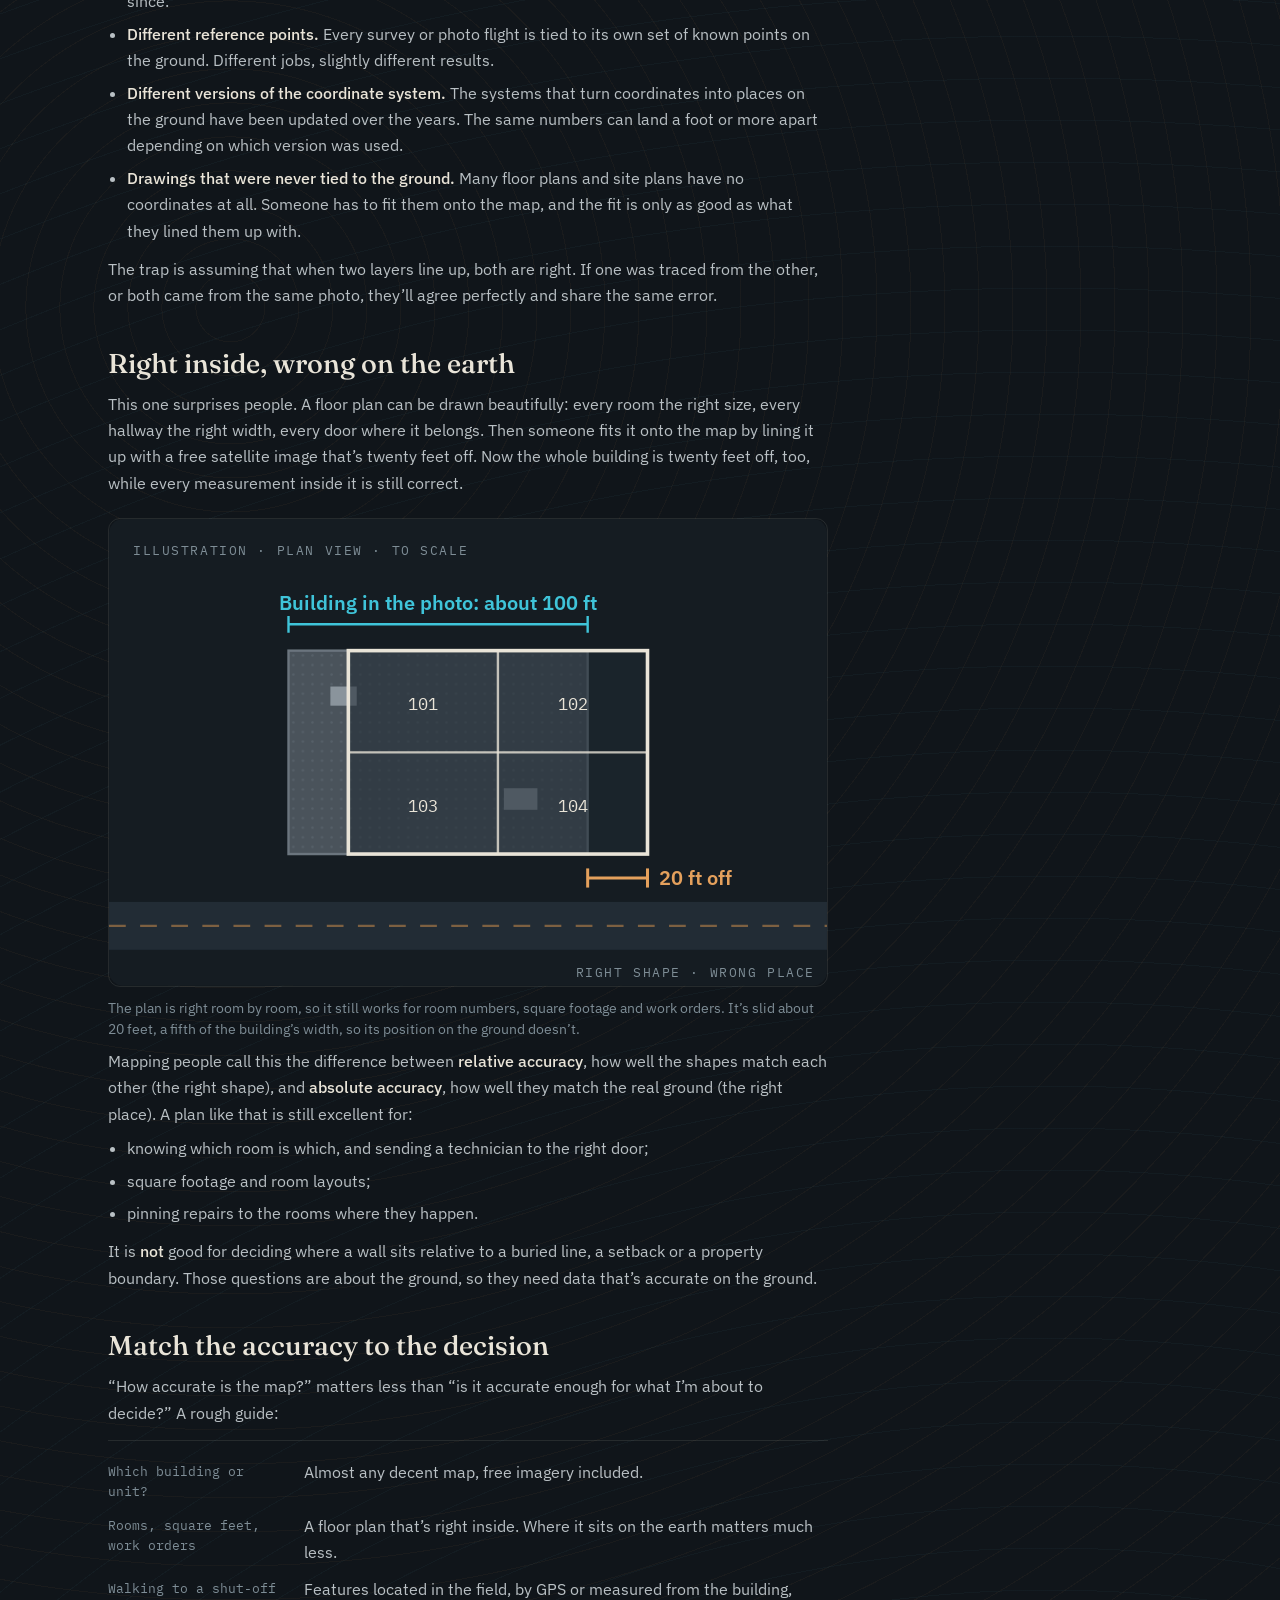
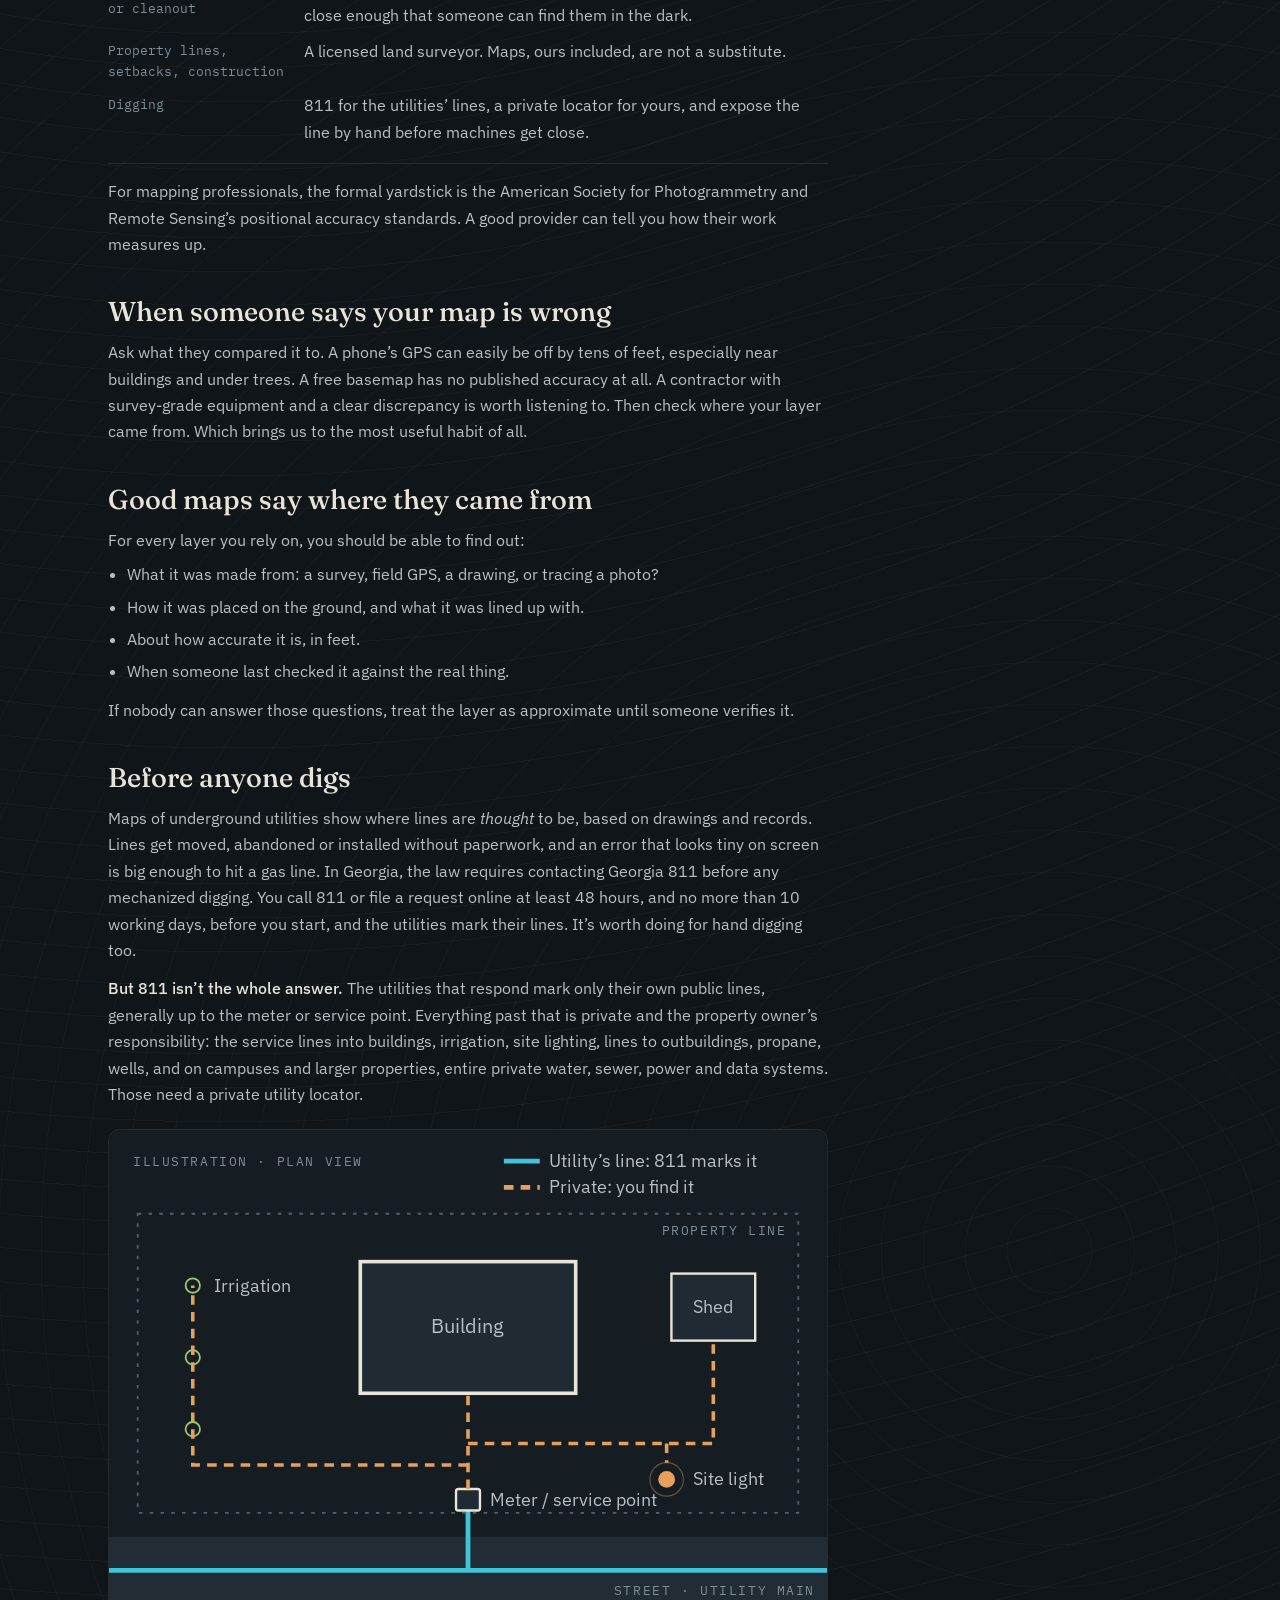
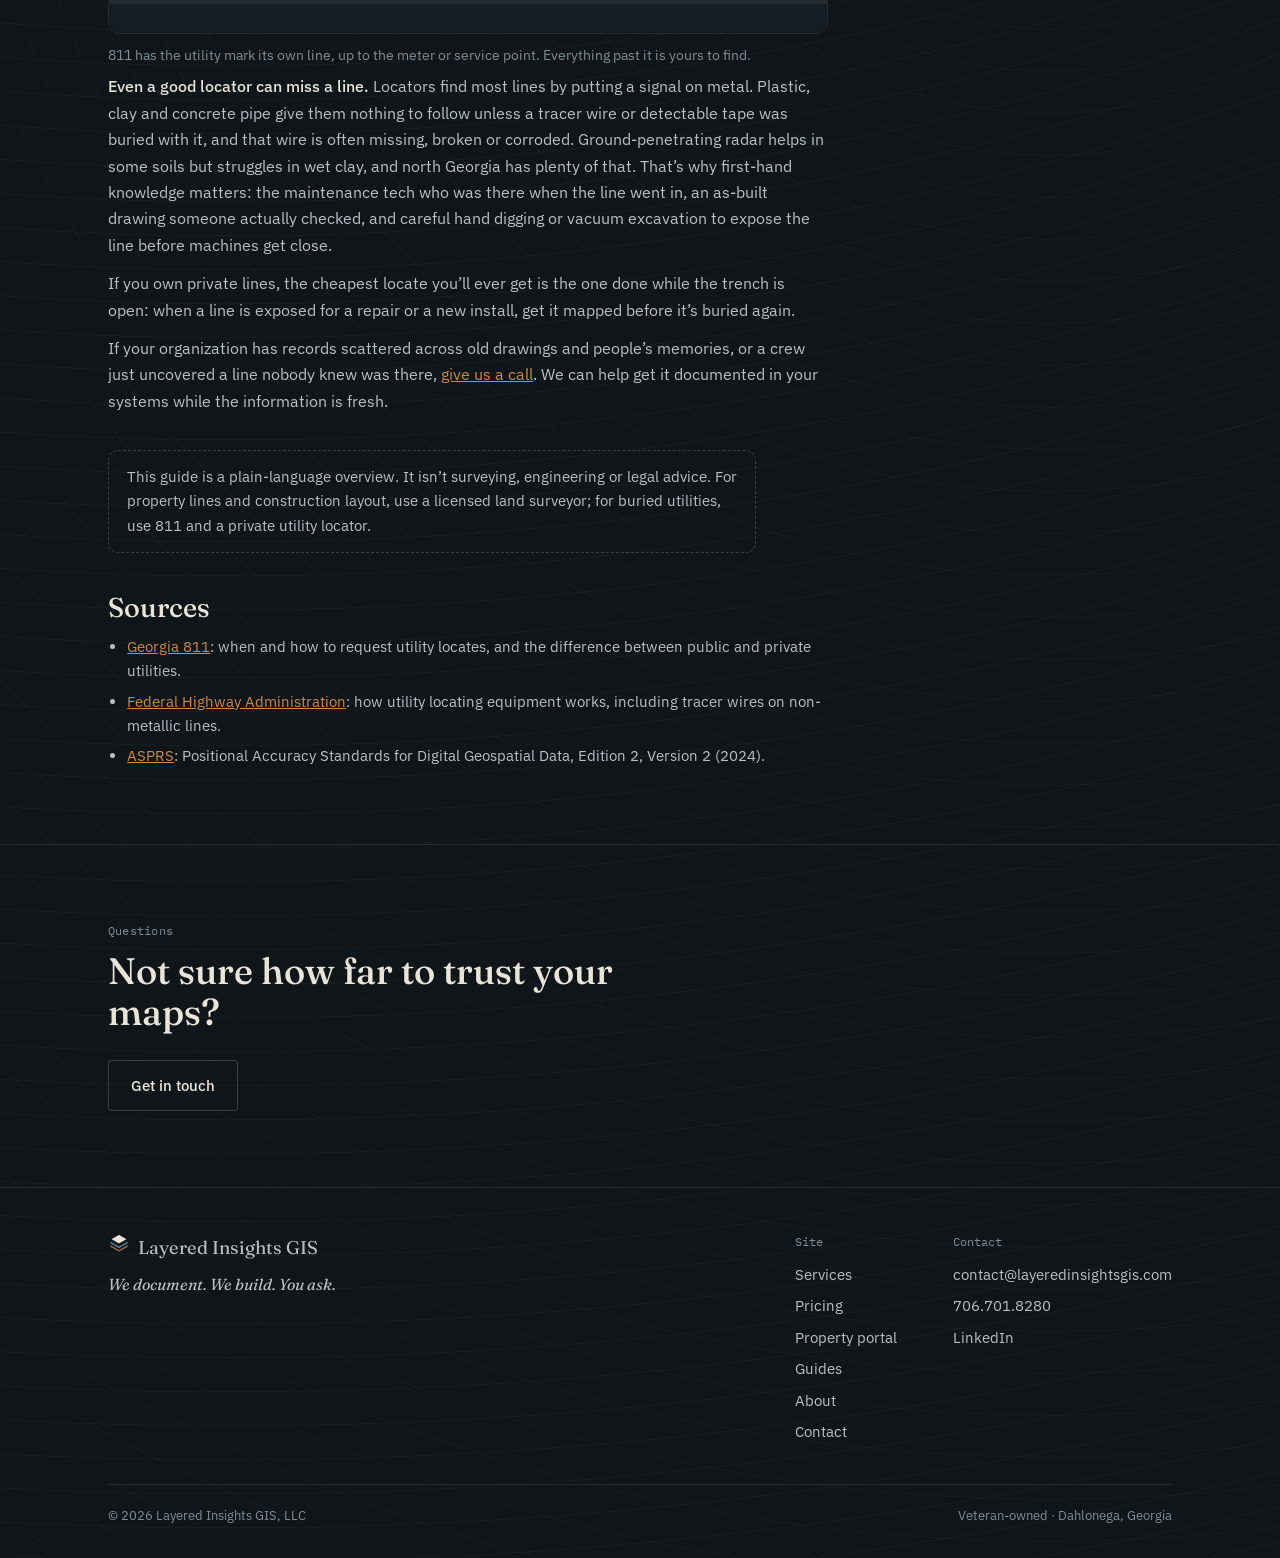
<file: docs/guides/why-maps-dont-line-up.html>
<!DOCTYPE html>
<html lang="en">
<head>
<meta charset="UTF-8" />
<meta name="viewport" content="width=device-width, initial-scale=1.0" />
<title>Why Your Maps Don't Line Up, and Which One to Trust — Layered Insights GIS</title>
<link rel="canonical" href="https://layeredinsightsgis.com/guides/why-maps-dont-line-up.html" />
<meta name="description" content="A plain-language guide for property managers and facilities teams: why floor plans, GIS layers and Google Maps disagree, the difference between the right shape and the right place, and how much accuracy a decision really needs." />
<meta property="og:type" content="article" />
<meta property="og:site_name" content="Layered Insights GIS" />
<meta property="og:title" content="Why Your Maps Don't Line Up, and Which One to Trust — Layered Insights GIS" />
<meta property="og:description" content="A plain-language guide for property managers and facilities teams: why floor plans, GIS layers and Google Maps disagree, the difference between the right shape and the right place, and how much accuracy a decision really needs." />
<meta property="og:url" content="https://layeredinsightsgis.com/guides/why-maps-dont-line-up.html" />
<meta property="og:image" content="https://layeredinsightsgis.com/imgs/contours.jpg" />
<meta name="twitter:card" content="summary_large_image" />
<meta name="twitter:title" content="Why Your Maps Don't Line Up, and Which One to Trust — Layered Insights GIS" />
<meta name="twitter:description" content="A plain-language guide for property managers and facilities teams: why floor plans, GIS layers and Google Maps disagree, the difference between the right shape and the right place, and how much accuracy a decision really needs." />
<meta name="twitter:image" content="https://layeredinsightsgis.com/imgs/contours.jpg" />
<link rel="preconnect" href="https://fonts.googleapis.com">
<link href="https://fonts.googleapis.com/css2?family=Fraunces:opsz,wght@9..144,400;9..144,500;9..144,600&family=IBM+Plex+Sans:wght@400;500;600&family=IBM+Plex+Mono:wght@400;500&display=swap" rel="stylesheet">
<link rel="stylesheet" href="../styles.css?v=64">
<link rel="icon" href="/favicon.ico" sizes="any">
<link rel="icon" href="/favicon.svg" type="image/svg+xml">
<link rel="icon" type="image/png" sizes="32x32" href="/favicon-32x32.png">
<link rel="icon" type="image/png" sizes="16x16" href="/favicon-16x16.png">
<link rel="apple-touch-icon" href="/apple-touch-icon.png">
<link rel="manifest" href="/site.webmanifest">
<meta name="theme-color" content="#1E2530">
</head>
<body class="contour-field">

<header class="site-header">
  <nav class="nav">
    <a href="../index.html" class="wordmark">
      <span class="mark" aria-hidden="true"><svg viewBox="0 0 24 24"><path class="mark-top" d="M12 2.6 L21 7.8 L12 13 L3 7.8 Z"/><path class="mark-mid" d="M3 11.6 L12 16.8 L21 11.6" fill="none"/><path class="mark-low" d="M3 15.4 L12 20.6 L21 15.4" fill="none"/></svg></span>
      Layered Insights GIS
    </a>
    <button class="nav-toggle" aria-label="Toggle navigation" aria-expanded="false">☰</button>
    <ul class="nav-links">
      <li><a href="../index.html">Home</a></li>
      <li><a href="../services.html">Services</a></li>
      <li><a href="../property-portal.html">Property portal</a></li>
      <li><a href="../pricing.html">Pricing</a></li>
      <li><a href="../guides/" aria-current="page">Guides</a></li>
      <li><a href="../about.html">About</a></li>
      <li><a href="../contact.html">Contact</a></li>
    </ul>
  </nav>
</header>

<main>
  <section class="page-hero">
    <div class="container">
      <p class="eyebrow"><a href="index.html" class="guide-crumb">Guides</a> · Maps and data</p>
      <h1>Why your maps don&rsquo;t line up, and which one to trust.</h1>
      <p class="lede">You lay a floor plan or a site map over Google Maps and the building sits fifteen feet off, in the parking lot. Usually neither map is simply &ldquo;wrong.&rdquo; Here&rsquo;s why maps disagree, and how to tell which one to rely on for the decision in front of you.</p>
      <p class="guide-meta">Last reviewed November 2026 · For property managers, owners and facilities teams</p>
    </div>
  </section>

  <section class="section-border-top">
    <div class="container guide">

      <h2>The short version</h2>
      <dl class="guide-glance">
        <dt>Photos aren&rsquo;t maps</dt>
        <dd>An aerial or satellite photo looks like a map, but tall things lean in it, and the correction is never perfect.</dd>
        <dt>Free basemaps vary</dt>
        <dd>Google, Bing and Apple don&rsquo;t publish how accurate their imagery is, and it changes from one block to the next.</dd>
        <dt>Agreement proves little</dt>
        <dd>Two layers that line up may just share the same mistake.</dd>
        <dt>Right isn&rsquo;t one thing</dt>
        <dd>A plan can be perfect inside and still sit in the wrong spot on the earth.</dd>
        <dt>Before you dig</dt>
        <dd>Call 811, then find your private lines too. No map alone is ever enough.</dd>
      </dl>

      <h2>A photo from the air leans</h2>
      <p>A camera in an airplane or satellite sees most of the ground at an angle, not straight down. Anything with height, like a building, a tree or a light pole, appears to lean away from the center of the picture. On a three-story office, the roof edge in the photo can sit several feet off from where the walls meet the ground, and more on taller buildings.</p>
      <p>Imagery providers straighten photos out using elevation data and known points on the ground. The result is called an <strong>orthophoto</strong>, and it&rsquo;s much closer to a true map. But it&rsquo;s only as good as the elevation data and ground points behind it, and rooftops often still don&rsquo;t sit exactly over their foundations.</p>
      <p>Why it matters to you: if someone traced your building outlines from the roofs in a photo, the outlines may be shifted by the same amount, and nothing on screen will warn you.</p>

      <h2>Free basemaps are a patchwork</h2>
      <p>The imagery behind Google Maps, Bing Maps and Apple Maps is stitched together from many flights and satellites, taken in different years by different companies. In one place it can be within a few feet of true. A mile away it can be off by ten, twenty or more. The companies don&rsquo;t publish accuracy figures for it, so there&rsquo;s no way to know how good a given spot is without checking it against something you trust.</p>
      <p>That makes free imagery great for orientation, the &ldquo;which building is which&rdquo; kind of question. It&rsquo;s a poor yardstick for deciding whether your own map is right.</p>

      <h2>Other reasons two maps disagree</h2>
      <ul>
        <li><strong>Different dates.</strong> The photo is from before the addition was built, or the parking lot was restriped since.</li>
        <li><strong>Different reference points.</strong> Every survey or photo flight is tied to its own set of known points on the ground. Different jobs, slightly different results.</li>
        <li><strong>Different versions of the coordinate system.</strong> The systems that turn coordinates into places on the ground have been updated over the years. The same numbers can land a foot or more apart depending on which version was used.</li>
        <li><strong>Drawings that were never tied to the ground.</strong> Many floor plans and site plans have no coordinates at all. Someone has to fit them onto the map, and the fit is only as good as what they lined them up with.</li>
      </ul>
      <p>The trap is assuming that when two layers line up, both are right. If one was traced from the other, or both came from the same photo, they&rsquo;ll agree perfectly and share the same error.</p>

      <h2>Right inside, wrong on the earth</h2>
      <p>This one surprises people. A floor plan can be drawn beautifully: every room the right size, every hallway the right width, every door where it belongs. Then someone fits it onto the map by lining it up with a free satellite image that&rsquo;s twenty feet off. Now the whole building is twenty feet off, too, while every measurement inside it is still correct.</p>
      <figure class="guide-fig">
        <svg viewBox="0 0 600 390" xmlns="http://www.w3.org/2000/svg" role="img" aria-labelledby="figA-t figA-d">
  <title id="figA-t">Right shape, wrong place</title>
  <desc id="figA-d">Illustration: a building's rooftop seen from above, about 100 feet wide. The building's floor plan, drawn correctly room by room, sits on top of it but slid about 20 feet to one side, because it was lined up to a free satellite image. A strip of real rooftop shows on one side and the plan hangs past the building on the other.</desc>
  <style>
    .lbl{font-family:"IBM Plex Sans",-apple-system,sans-serif;font-size:17px;fill:#B9C0C4}
    .lblb{font-family:"IBM Plex Sans",-apple-system,sans-serif;font-size:17px;font-weight:600}
    .tag{font-family:"IBM Plex Mono",monospace;font-size:11px;letter-spacing:.12em;fill:#7E8D96}
    .rm{font-family:"IBM Plex Mono",monospace;font-size:14px;fill:#E9E4D8}
  </style>
  <defs><pattern id="roofA" width="8" height="8" patternUnits="userSpaceOnUse"><rect width="8" height="8" fill="#4a535b"/><circle cx="2" cy="2" r="1" fill="#566069"/></pattern></defs>
  <rect width="600" height="390" rx="12" fill="#151c22"/>
  <text x="20" y="30" class="tag">ILLUSTRATION · PLAN VIEW · TO SCALE</text>
  <rect x="0" y="320" width="600" height="40" fill="#222c35"/>
  <line x1="0" y1="340" x2="600" y2="340" stroke="#C98A4B" stroke-opacity="0.55" stroke-width="2" stroke-dasharray="14 12"/>
  <!-- rooftop as it appears in the photo: 250 units = about 100 ft -->
  <rect x="150" y="110" width="250" height="170" fill="url(#roofA)" stroke="#6b757e" stroke-width="2"/>
  <rect x="185" y="140" width="22" height="16" fill="#8a949c"/><rect x="330" y="225" width="28" height="18" fill="#8a949c"/>
  <!-- the same plan, slid 50 units (20 ft) -->
  <g transform="translate(50,0)">
    <rect x="150" y="110" width="250" height="170" fill="rgba(31,42,51,0.55)" stroke="#E9E4D8" stroke-width="3"/>
    <g stroke="#E9E4D8" stroke-opacity="0.8" stroke-width="2"><line x1="275" y1="110" x2="275" y2="280"/><line x1="150" y1="195" x2="400" y2="195"/></g>
    <text x="200" y="160" class="rm">101</text><text x="325" y="160" class="rm">102</text>
    <text x="200" y="245" class="rm">103</text><text x="325" y="245" class="rm">104</text>
  </g>
  <!-- dimensions -->
  <g stroke="#3FC4D9" stroke-width="2"><line x1="150" y1="88" x2="400" y2="88"/><line x1="150" y1="81" x2="150" y2="95"/><line x1="400" y1="81" x2="400" y2="95"/></g>
  <text x="275" y="76" class="lblb" fill="#3FC4D9" text-anchor="middle">Building in the photo: about 100 ft</text>
  <g stroke="#E4A05C" stroke-width="2.5"><line x1="400" y1="300" x2="450" y2="300"/><line x1="400" y1="292" x2="400" y2="308"/><line x1="450" y1="292" x2="450" y2="308"/></g>
  <text x="460" y="306" class="lblb" fill="#E4A05C">20 ft off</text>
  <text x="590" y="383" class="tag" text-anchor="end">RIGHT SHAPE · WRONG PLACE</text>
</svg>
        <figcaption>The plan is right room by room, so it still works for room numbers, square footage and work orders. It&rsquo;s slid about 20 feet, a fifth of the building&rsquo;s width, so its position on the ground doesn&rsquo;t.</figcaption>
      </figure>
      <p>Mapping people call this the difference between <strong>relative accuracy</strong>, how well the shapes match each other (the right shape), and <strong>absolute accuracy</strong>, how well they match the real ground (the right place). A plan like that is still excellent for:</p>
      <ul>
        <li>knowing which room is which, and sending a technician to the right door;</li>
        <li>square footage and room layouts;</li>
        <li>pinning repairs to the rooms where they happen.</li>
      </ul>
      <p>It is <strong>not</strong> good for deciding where a wall sits relative to a buried line, a setback or a property boundary. Those questions are about the ground, so they need data that&rsquo;s accurate on the ground.</p>

      <h2>Match the accuracy to the decision</h2>
      <p>&ldquo;How accurate is the map?&rdquo; matters less than &ldquo;is it accurate enough for what I&rsquo;m about to decide?&rdquo; A rough guide:</p>
      <dl class="guide-glance">
        <dt>Which building or unit?</dt>
        <dd>Almost any decent map, free imagery included.</dd>
        <dt>Rooms, square feet, work orders</dt>
        <dd>A floor plan that&rsquo;s right inside. Where it sits on the earth matters much less.</dd>
        <dt>Walking to a shut-off or cleanout</dt>
        <dd>Features located in the field, by GPS or measured from the building, close enough that someone can find them in the dark.</dd>
        <dt>Property lines, setbacks, construction</dt>
        <dd>A licensed land surveyor. Maps, ours included, are not a substitute.</dd>
        <dt>Digging</dt>
        <dd>811 for the utilities&rsquo; lines, a private locator for yours, and expose the line by hand before machines get close.</dd>
      </dl>
      <p>For mapping professionals, the formal yardstick is the American Society for Photogrammetry and Remote Sensing&rsquo;s positional accuracy standards. A good provider can tell you how their work measures up.</p>

      <h2>When someone says your map is wrong</h2>
      <p>Ask what they compared it to. A phone&rsquo;s GPS can easily be off by tens of feet, especially near buildings and under trees. A free basemap has no published accuracy at all. A contractor with survey-grade equipment and a clear discrepancy is worth listening to. Then check where your layer came from. Which brings us to the most useful habit of all.</p>

      <h2>Good maps say where they came from</h2>
      <p>For every layer you rely on, you should be able to find out:</p>
      <ul>
        <li>What it was made from: a survey, field GPS, a drawing, or tracing a photo?</li>
        <li>How it was placed on the ground, and what it was lined up with.</li>
        <li>About how accurate it is, in feet.</li>
        <li>When someone last checked it against the real thing.</li>
      </ul>
      <p>If nobody can answer those questions, treat the layer as approximate until someone verifies it.</p>

      <h2>Before anyone digs</h2>
      <p>Maps of underground utilities show where lines are <em>thought</em> to be, based on drawings and records. Lines get moved, abandoned or installed without paperwork, and an error that looks tiny on screen is big enough to hit a gas line. In Georgia, the law requires contacting Georgia 811 before any mechanized digging. You call 811 or file a request online at least 48 hours, and no more than 10 working days, before you start, and the utilities mark their lines. It&rsquo;s worth doing for hand digging too.</p>
      <p><strong>But 811 isn&rsquo;t the whole answer.</strong> The utilities that respond mark only their own public lines, generally up to the meter or service point. Everything past that is private and the property owner&rsquo;s responsibility: the service lines into buildings, irrigation, site lighting, lines to outbuildings, propane, wells, and on campuses and larger properties, entire private water, sewer, power and data systems. Those need a private utility locator.</p>
      <figure class="guide-fig">
        <svg viewBox="0 0 600 420" xmlns="http://www.w3.org/2000/svg" role="img" aria-labelledby="figB-t figB-d">
  <title id="figB-t">What 811 marks, and what it doesn't</title>
  <desc id="figB-d">Illustration: a utility main runs under the street, and the utility's service line runs to the meter or service point at the property edge. 811 has the utility mark those. Past the meter, the lines to the building, a shed, a site light and the irrigation system are private, and the owner needs a private locator to find them.</desc>
  <style>
    .lbl{font-family:"IBM Plex Sans",-apple-system,sans-serif;font-size:17px;fill:#B9C0C4}
    .lblb{font-family:"IBM Plex Sans",-apple-system,sans-serif;font-size:17px;font-weight:600}
    .sm{font-family:"IBM Plex Sans",-apple-system,sans-serif;font-size:15px;fill:#B9C0C4}
    .tag{font-family:"IBM Plex Mono",monospace;font-size:11px;letter-spacing:.12em;fill:#7E8D96}
  </style>
  <rect width="600" height="420" rx="12" fill="#151c22"/>
  <text x="20" y="30" class="tag">ILLUSTRATION · PLAN VIEW</text>
  <!-- legend -->
  <line x1="330" y1="26" x2="360" y2="26" stroke="#3FC4D9" stroke-width="4"/>
  <text x="368" y="31" class="sm">Utility&#8217;s line: 811 marks it</text>
  <line x1="330" y1="48" x2="360" y2="48" stroke="#E4A05C" stroke-width="4" stroke-dasharray="8 6"/>
  <text x="368" y="53" class="sm">Private: you find it</text>
  <!-- property line -->
  <rect x="24" y="70" width="552" height="250" fill="none" stroke="#7E8D96" stroke-opacity="0.6" stroke-width="1.5" stroke-dasharray="3 6"/>
  <text x="566" y="88" class="tag" text-anchor="end">PROPERTY LINE</text>
  <!-- street + main -->
  <rect x="0" y="340" width="600" height="56" fill="#222c35"/>
  <line x1="0" y1="368" x2="600" y2="368" stroke="#3FC4D9" stroke-width="4"/>
  <text x="590" y="389" class="tag" text-anchor="end">STREET · UTILITY MAIN</text>
  <!-- service to meter -->
  <line x1="300" y1="368" x2="300" y2="318" stroke="#3FC4D9" stroke-width="4"/>
  <rect x="290" y="300" width="20" height="18" rx="2" fill="#1F2A33" stroke="#E9E4D8" stroke-width="2"/>
  <text x="318" y="314" class="sm">Meter / service point</text>
  <!-- building -->
  <rect x="210" y="110" width="180" height="110" fill="#1F2A33" stroke="#E9E4D8" stroke-width="3"/>
  <text x="300" y="170" class="lbl" text-anchor="middle">Building</text>
  <!-- shed -->
  <rect x="470" y="120" width="70" height="56" fill="#1F2A33" stroke="#E9E4D8" stroke-width="2"/>
  <text x="505" y="153" class="sm" text-anchor="middle">Shed</text>
  <!-- light pole -->
  <circle cx="466" cy="292" r="7" fill="#E4A05C"/><circle cx="466" cy="292" r="14" fill="none" stroke="#E4A05C" stroke-opacity="0.4"/>
  <text x="488" y="297" class="sm">Site light</text>
  <!-- irrigation heads -->
  <g fill="none" stroke="#9BCB6E" stroke-width="1.5"><circle cx="70" cy="130" r="6"/><circle cx="70" cy="190" r="6"/><circle cx="70" cy="250" r="6"/></g>
  <text x="88" y="135" class="sm">Irrigation</text>
  <!-- private lines -->
  <g fill="none" stroke="#E4A05C" stroke-width="3" stroke-dasharray="8 6">
    <path d="M300 300 V220"/>
    <path d="M300 262 H505 V176"/>
    <path d="M466 262 V278"/>
    <path d="M300 280 H70 V130"/>
  </g>
</svg>
        <figcaption>811 has the utility mark its own line, up to the meter or service point. Everything past it is yours to find.</figcaption>
      </figure>
      <p><strong>Even a good locator can miss a line.</strong> Locators find most lines by putting a signal on metal. Plastic, clay and concrete pipe give them nothing to follow unless a tracer wire or detectable tape was buried with it, and that wire is often missing, broken or corroded. Ground-penetrating radar helps in some soils but struggles in wet clay, and north Georgia has plenty of that. That&rsquo;s why first-hand knowledge matters: the maintenance tech who was there when the line went in, an as-built drawing someone actually checked, and careful hand digging or vacuum excavation to expose the line before machines get close.</p>
      <p>If you own private lines, the cheapest locate you&rsquo;ll ever get is the one done while the trench is open: when a line is exposed for a repair or a new install, get it mapped before it&rsquo;s buried again.</p>
      <p>If your organization has records scattered across old drawings and people&rsquo;s memories, or a crew just uncovered a line nobody knew was there, <a href="../contact.html">give us a call</a>. We can help get it documented in your systems while the information is fresh.</p>

      <p class="guide-note">This guide is a plain-language overview. It isn&rsquo;t surveying, engineering or legal advice. For property lines and construction layout, use a licensed land surveyor; for buried utilities, use 811 and a private utility locator.</p>

      <h2>Sources</h2>
      <ul class="guide-sources">
        <li><a href="https://www.georgia811.com/" rel="noopener" target="_blank">Georgia 811</a>: when and how to request utility locates, and the difference between public and private utilities.</li>
        <li><a href="https://www.fhwa.dot.gov/utilities/utilityrelo/4.cfm" rel="noopener" target="_blank">Federal Highway Administration</a>: how utility locating equipment works, including tracer wires on non-metallic lines.</li>
        <li><a href="https://www.asprs.org/" rel="noopener" target="_blank">ASPRS</a>: Positional Accuracy Standards for Digital Geospatial Data, Edition 2, Version 2 (2024).</li>
      </ul>
    </div>
  </section>

  <section class="section-border-top">
    <div class="container">
      <div class="section-head" style="margin-bottom:0;">
        <p class="eyebrow">Questions</p>
        <h2>Not sure how far to trust your maps?</h2>
      </div>
      <div class="hero-cta" style="margin-top:28px;">
        <a href="../contact.html" class="btn btn-ghost">Get in touch</a>
      </div>
    </div>
  </section>
</main>

<footer class="site-footer">
  <div class="container">
    <div class="footer-grid">
      <div class="footer-brand">
        <a href="../index.html" class="wordmark">
          <span class="mark" aria-hidden="true"><svg viewBox="0 0 24 24"><path class="mark-top" d="M12 2.6 L21 7.8 L12 13 L3 7.8 Z"/><path class="mark-mid" d="M3 11.6 L12 16.8 L21 11.6" fill="none"/><path class="mark-low" d="M3 15.4 L12 20.6 L21 15.4" fill="none"/></svg></span>
          Layered Insights GIS
        </a>
        <p class="footer-tagline">We document. We build. You ask.</p>
      </div>
      <div class="footer-cols">
        <div class="footer-col">
          <h4>Site</h4>
          <ul>
            <li><a href="../services.html">Services</a></li>
            <li><a href="../pricing.html">Pricing</a></li>
            <li><a href="../property-portal.html">Property portal</a></li>
            <li><a href="../guides/">Guides</a></li>
            <li><a href="../about.html">About</a></li>
            <li><a href="../contact.html">Contact</a></li>
          </ul>
        </div>
        <div class="footer-col">
          <h4>Contact</h4>
          <ul>
            <li><a href="mailto:contact@layeredinsightsgis.com">contact@layeredinsightsgis.com</a></li>
            <li><a href="tel:+17067018280">706.701.8280</a></li>
            <li><a href="https://www.linkedin.com/company/layered-insights-gis/" rel="me noopener" target="_blank">LinkedIn</a></li>
          </ul>
        </div>
      </div>
    </div>
    <div class="footer-bottom">
      <span>© 2026 Layered Insights GIS, LLC</span>
      <span>Veteran-owned · Dahlonega, Georgia</span>
    </div>
  </div>
</footer>

<script src="../script.js?v=14"></script>
</body>
</html>
</file>
<file: docs/styles.css>
/* ============================================================
   Layered Insights GIS — design tokens
   Palette drawn from real cartographic convention: a dark
   basemap ink, with contour ochre / hydrology teal / vegetation
   olive standing in for actual GIS layer types.
   ============================================================ */

:root {
  --ink: #10151A;
  --ink-2: #161D24;
  --panel: #1C252D;
  --panel-2: #232E37;
  --border: rgba(232, 228, 218, 0.10);
  --border-strong: rgba(232, 228, 218, 0.20);

  --paper: #E9E4D8;
  --paper-dim: #B9C0C4;
  --muted: #7E8D96;

  --ochre: #C98A4B;
  --ochre-dim: rgba(201, 138, 75, 0.35);
  --teal: #4C97A8;
  --teal-dim: rgba(76, 151, 168, 0.35);
  --olive: #7C9473;
  --olive-dim: rgba(124, 148, 115, 0.35);
  --clay: #B45C4A;

  --ochre-pop: #E4A05C;
  --teal-pop: #3FC4D9;
  --olive-pop: #9BCB6E;
  --clay-pop: #E56B54;

  --font-display: "Fraunces", Georgia, serif;
  --font-body: "IBM Plex Sans", -apple-system, sans-serif;
  --font-mono: "IBM Plex Mono", monospace;

  --max-w: 1120px;
}

* { box-sizing: border-box; }

html {
  scroll-behavior: smooth;
}

@media (prefers-reduced-motion: reduce) {
  html { scroll-behavior: auto; }
  *, *::before, *::after {
    animation-duration: 0.001ms !important;
    transition-duration: 0.001ms !important;
  }
}

body {
  margin: 0;
  background: var(--ink);
  color: var(--paper);
  font-family: var(--font-body);
  font-size: 16px;
  line-height: 1.6;
  -webkit-font-smoothing: antialiased;
}

a {
  color: inherit;
}

/* subtle contour texture on the base ink */
.contour-field {
  background-image:
    repeating-radial-gradient(circle at 18% 30%, rgba(201,138,75,0.05) 0, rgba(201,138,75,0.05) 1px, transparent 1px, transparent 34px),
    repeating-radial-gradient(circle at 82% 70%, rgba(76,151,168,0.05) 0, rgba(76,151,168,0.05) 1px, transparent 1px, transparent 42px);
}

img { max-width: 100%; display: block; }

/* ---------------- scroll reveal ---------------- */

.reveal {
  opacity: 0;
  transform: translateY(22px);
  transition: opacity 0.7s ease, transform 0.7s ease;
}
.reveal.revealed {
  opacity: 1;
  transform: translateY(0);
}

.signature-divider {
  width: 100%;
  height: 18px;
  opacity: 0.6;
}
.signature-divider svg { width: 100%; height: 100%; display: block; }
.signature-divider path { fill: none; stroke: var(--ochre); stroke-width: 1.3; }

h1, h2, h3 {
  font-family: var(--font-display);
  font-weight: 500;
  line-height: 1.1;
  margin: 0;
  color: var(--paper);
}

p { margin: 0; }

.eyebrow {
  font-family: var(--font-mono);
  font-size: 0.78rem;
  letter-spacing: 0.02em;
  color: var(--muted);
}

.container {
  max-width: var(--max-w);
  margin: 0 auto;
  padding: 0 28px;
}

/* ---------------- header / nav ---------------- */

.site-header {
  position: sticky;
  top: 0;
  z-index: 50;
  background: rgba(16, 21, 26, 0.86);
  backdrop-filter: blur(10px);
  border-bottom: 1px solid var(--border);
}

.nav {
  display: flex;
  align-items: center;
  justify-content: space-between;
  padding: 18px 28px;
  max-width: var(--max-w);
  margin: 0 auto;
}

.wordmark {
  display: flex;
  align-items: baseline;
  gap: 8px;
  text-decoration: none;
  font-family: var(--font-display);
  font-size: 1.15rem;
  color: var(--paper);
}

.wordmark .mark {
  display: inline-flex;
  width: 22px;
  height: 22px;
  position: relative;
  flex-shrink: 0;
}
.wordmark .mark svg {
  width: 100%;
  height: 100%;
}
.wordmark .mark .mark-top {
  fill: var(--paper);
  stroke: var(--ink);
  stroke-width: 1;
}
.wordmark .mark .mark-mid {
  stroke: var(--teal);
  stroke-width: 1.4;
  stroke-linecap: round;
  stroke-linejoin: round;
  opacity: 0.9;
}
.wordmark .mark .mark-low {
  stroke: var(--ochre);
  stroke-width: 1.4;
  stroke-linecap: round;
  stroke-linejoin: round;
  opacity: 0.75;
}

.nav-links {
  display: flex;
  gap: 32px;
  list-style: none;
  margin: 0;
  padding: 0;
  font-size: 0.94rem;
}

.nav-links a {
  white-space: nowrap;
  text-decoration: none;
  color: var(--paper-dim);
  padding-bottom: 3px;
  border-bottom: 1px solid transparent;
  transition: color 0.15s ease, border-color 0.15s ease;
}

.nav-links a:hover,
.nav-links a[aria-current="page"] {
  color: var(--paper);
  border-color: var(--ochre);
}

.nav-toggle {
  display: none;
  background: none;
  border: 1px solid var(--border-strong);
  border-radius: 4px;
  color: var(--paper);
  width: 38px;
  height: 34px;
  cursor: pointer;
}

@media (max-width: 820px) {
  .nav-links {
    position: absolute;
    top: 100%;
    left: 0;
    right: 0;
    background: var(--ink-2);
    border-bottom: 1px solid var(--border);
    flex-direction: column;
    gap: 0;
    padding: 8px 28px 18px;
    display: none;
  }
  .nav-links.open { display: flex; }
  .nav-links a { display: block; padding: 12px 0; border-bottom: 1px solid var(--border); }
  .nav-toggle { display: block; }
}

/* ---------------- buttons ---------------- */

.btn {
  display: inline-flex;
  align-items: center;
  gap: 8px;
  font-family: var(--font-body);
  font-size: 0.95rem;
  font-weight: 500;
  text-decoration: none;
  padding: 12px 22px;
  border-radius: 3px;
  border: 1px solid transparent;
  cursor: pointer;
  transition: transform 0.2s ease, box-shadow 0.2s ease, background 0.2s ease, border-color 0.2s ease;
}

.btn-primary {
  background: var(--ochre);
  color: #17110A;
}
.btn-primary:hover {
  background: #d99a5d;
  transform: translateY(-2px);
  box-shadow: 0 10px 24px -8px rgba(201, 138, 75, 0.55);
}

.btn-ghost {
  background: transparent;
  border-color: var(--border-strong);
  color: var(--paper);
}
.btn-ghost:hover {
  border-color: var(--paper-dim);
  transform: translateY(-2px);
}

/* ---------------- hero / layer stack ---------------- */

.hero {
  padding: 72px 0 40px;
}

.hero-grid {
  display: grid;
  grid-template-columns: 1.05fr 0.95fr;
  gap: 56px;
  align-items: center;
}

@media (max-width: 880px) {
  .hero-grid { grid-template-columns: 1fr; }
}

.hero h1 {
  font-size: clamp(2.3rem, 4.2vw, 3.4rem);
  margin-top: 14px;
  max-width: 13ch;
}

.hero .lede {
  margin-top: 20px;
  font-size: 1.08rem;
  color: var(--paper-dim);
  max-width: 46ch;
}

.hero-cta {
  margin-top: 32px;
  display: flex;
  gap: 14px;
  flex-wrap: wrap;
}

.hero-note {
  margin-top: 14px;
  font-size: 0.9rem;
  color: var(--muted);
  max-width: 46ch;
}

.coord {
  font-family: var(--font-mono);
  font-size: 0.72rem;
  color: var(--muted);
}

/* layer stack graphic */
.stack-stage {
  position: relative;
  height: 400px;
}

.layer-sheet {
  position: absolute;
  inset: 30px 10px 60px 40px;
  border-radius: 5px;
  border: 1px solid var(--border-strong);
  overflow: hidden;
  transform: translate(var(--tx, 0), var(--ty, 0)) rotate(var(--rot, 0deg)) rotateX(var(--tilt-x, 0deg)) rotateY(var(--tilt-y, 0deg));
  transform-style: preserve-3d;
  animation: sheetIn 0.7s cubic-bezier(0.16, 1, 0.3, 1) backwards;
  animation-delay: var(--delay, 0s);
  opacity: 1;
  transition: opacity 0.35s ease, transform 0.15s ease-out;
}

@keyframes sheetIn {
  from {
    transform: translate(var(--tx, 0), calc(var(--ty, 0px) + 46px)) rotate(var(--rot, 0deg)) scale(0.94);
  }
  to {
    transform: translate(var(--tx, 0), var(--ty, 0)) rotate(var(--rot, 0deg)) rotateX(var(--tilt-x, 0deg)) rotateY(var(--tilt-y, 0deg));
  }
}

.layer-photo {
  background-size: cover;
  background-position: center;
  filter: grayscale(1) brightness(0.8) contrast(1.02);
  transition: filter 0.5s ease, box-shadow 0.5s ease;
}
.layer-photo.active {
  filter: grayscale(0) brightness(0.95) contrast(1.02) saturate(1.05);
}
.layer-photo::before {
  content: "";
  position: absolute;
  inset: 0;
  mix-blend-mode: color;
  opacity: 0.85;
  transition: opacity 0.5s ease;
  pointer-events: none;
}
.layer-photo.active::before { opacity: 0; }
.layer-photo[data-layer="contours"]::before { background: var(--ochre-pop); }
.layer-photo[data-layer="buildings"]::before { background: var(--olive-pop); }
.layer-photo[data-layer="rooms"]::before { background: var(--teal-pop); }
.layer-photo[data-layer="safety"]::before { background: var(--clay-pop); }

.layer-photo::after {
  content: "";
  position: absolute;
  inset: 0;
  background: linear-gradient(180deg, rgba(16,21,26,0.05), rgba(16,21,26,0.35));
  pointer-events: none;
}

.layer-photo.active[data-layer="contours"] { box-shadow: 0 0 46px -6px var(--ochre); }
.layer-photo.active[data-layer="buildings"] { box-shadow: 0 0 46px -6px var(--olive); }
.layer-photo.active[data-layer="rooms"] { box-shadow: 0 0 46px -6px var(--teal); }
.layer-photo.active[data-layer="safety"] { box-shadow: 0 0 46px -6px var(--clay); }

.sheet-label {
  position: absolute;
  top: 12px;
  left: 16px;
  color: var(--paper);
  opacity: 0;
  transform: translateY(-4px);
  transition: opacity 0.25s ease, transform 0.25s ease;
  z-index: 1;
}
.sheet-label .name {
  display: block;
  font-family: var(--font-display);
  font-size: 1.05rem;
  text-shadow: 0 1px 6px rgba(0,0,0,0.7);
}
.sheet-label .tech {
  display: block;
  font-family: var(--font-mono);
  font-size: 0.68rem;
  color: var(--paper-dim);
  text-shadow: 0 1px 4px rgba(0,0,0,0.7);
  margin-top: 2px;
}
.layer-sheet.active .sheet-label { opacity: 1; transform: translateY(0); }

.layer-sheet[data-layer="base"] {
  z-index: 1;
  background:
    radial-gradient(circle at 30% 20%, rgba(76,151,168,0.08), transparent 55%),
    var(--panel-2);
  background-image:
    linear-gradient(rgba(232,228,218,0.05) 1px, transparent 1px),
    linear-gradient(90deg, rgba(232,228,218,0.05) 1px, transparent 1px);
  background-size: 28px 28px;
  color: var(--muted);
}
.layer-sheet[data-layer="base"] .chrome {
  position: absolute;
  bottom: 14px;
  right: 14px;
  width: 110px;
  height: 38px;
}

.layer-sheet[data-layer="contours"] { z-index: 2; }
.layer-sheet.active[data-layer="contours"] { border-color: var(--ochre); }

.layer-sheet[data-layer="buildings"] { z-index: 3; }
.layer-sheet.active[data-layer="buildings"] { border-color: var(--olive); }

.layer-sheet[data-layer="rooms"] { z-index: 4; }
.layer-sheet.active[data-layer="rooms"] { border-color: var(--teal); }

.layer-sheet[data-layer="safety"] { z-index: 5; }
.layer-sheet.active[data-layer="safety"] { border-color: var(--clay); }

.layer-toggles {
  display: flex;
  flex-wrap: wrap;
  gap: 10px;
  margin-top: 28px;
}

.layer-chip {
  display: flex;
  align-items: center;
  gap: 8px;
  font-family: var(--font-mono);
  font-size: 0.78rem;
  color: var(--paper-dim);
  background: var(--panel);
  border: 1px solid var(--border-strong);
  border-radius: 20px;
  padding: 7px 13px 7px 10px;
  cursor: pointer;
  user-select: none;
}

.layer-chip input { accent-color: var(--ochre); cursor: pointer; }
.layer-chip .swatch {
  width: 9px; height: 9px; border-radius: 2px;
}

/* ---------------- generic sections ---------------- */

section { padding: 76px 0; }
.section-border-top { border-top: 1px solid var(--border); }

.section-head {
  max-width: 60ch;
  margin-bottom: 44px;
}

.section-head h2 {
  font-size: clamp(1.7rem, 3vw, 2.3rem);
  margin-top: 10px;
}

.section-head .lede {
  margin-top: 14px;
  color: var(--paper-dim);
  font-size: 1.02rem;
}

.grid-4 {
  display: grid;
  grid-template-columns: repeat(4, 1fr);
  gap: 1px;
  background: var(--border);
  border: 1px solid var(--border);
}

@media (max-width: 980px) {
  .grid-4 { grid-template-columns: repeat(2, 1fr); }
}

@media (max-width: 560px) {
  .grid-4 { grid-template-columns: 1fr; }
}

.grid-flex {
  display: grid;
  grid-template-columns: repeat(auto-fit, minmax(230px, 1fr));
  gap: 1px;
  background: transparent;
}
.grid-flex .card {
  border: 1px solid var(--border);
}

.featured-callout {
  background: var(--panel);
  border: 1px solid var(--ochre-dim);
  border-left: 3px solid var(--ochre);
  border-radius: 4px;
  padding: 32px 36px;
  margin-bottom: 32px;
}
.featured-callout h3 {
  font-size: 1.4rem;
  margin-top: 8px;
}
.featured-callout p:not(.eyebrow) {
  margin-top: 14px;
  color: var(--paper-dim);
  max-width: 60ch;
}
.featured-callout .btn {
  margin-top: 22px;
}

.card {
  background: var(--ink);
  padding: 32px 28px;
  position: relative;
  transition: background 0.25s ease, transform 0.25s ease, box-shadow 0.25s ease;
}
.card:hover {
  background: var(--panel);
  transform: translateY(-3px);
  box-shadow: 0 16px 32px -14px rgba(0,0,0,0.6);
  z-index: 1;
}

.card .num {
  font-family: var(--font-mono);
  font-size: 0.78rem;
  color: var(--muted);
}

.card h3 {
  font-size: 1.2rem;
  margin-top: 14px;
}

.card p {
  margin-top: 12px;
  color: var(--paper-dim);
  font-size: 0.96rem;
}

/* ---------------- footer ---------------- */

.site-footer {
  border-top: 1px solid var(--border);
  padding: 44px 0 32px;
}

.footer-grid {
  display: flex;
  justify-content: space-between;
  align-items: flex-start;
  flex-wrap: wrap;
  gap: 24px;
}

.footer-grid a {
  text-decoration: none;
  color: var(--paper-dim);
}
.footer-grid a:hover { color: var(--paper); }
.footer-tagline { margin-top: 10px; font-family: var(--font-display); font-style: italic; font-size: 1rem; color: var(--paper-dim); }

.footer-cols {
  display: flex;
  gap: 56px;
  flex-wrap: wrap;
}

.footer-col h4 {
  font-family: var(--font-mono);
  font-size: 0.75rem;
  color: var(--muted);
  margin: 0 0 12px;
  font-weight: 400;
}

.footer-col ul {
  list-style: none;
  margin: 0;
  padding: 0;
  display: flex;
  flex-direction: column;
  gap: 8px;
  font-size: 0.92rem;
}

.footer-bottom {
  margin-top: 40px;
  padding-top: 20px;
  border-top: 1px solid var(--border);
  display: flex;
  justify-content: space-between;
  flex-wrap: wrap;
  gap: 10px;
  font-size: 0.82rem;
  color: var(--muted);
}

/* ---------------- page hero (inner pages) ---------------- */

.page-hero {
  padding: 56px 0 20px;
}
.page-hero h1 {
  font-size: clamp(2rem, 4vw, 2.8rem);
  margin-top: 12px;
  max-width: 20ch;
}
.page-hero .lede {
  margin-top: 18px;
  color: var(--paper-dim);
  max-width: 52ch;
  font-size: 1.04rem;
}

/* ---------------- services page ---------------- */

.service-row {
  display: grid;
  grid-template-columns: 220px 1fr;
  gap: 40px;
  padding: 36px 28px;
  margin: 0 -28px;
  border-top: 1px solid var(--border);
  border-radius: 4px;
  transition: background 0.25s ease;
}
.service-row:hover {
  background: rgba(232, 228, 218, 0.03);
}
.service-row:last-child { border-bottom: 1px solid var(--border); }

@media (max-width: 720px) {
  .service-row { grid-template-columns: 1fr; gap: 12px; }
}

.service-row h3 {
  font-size: 1.35rem;
}
.service-row .lede {
  margin-top: 14px;
  color: var(--paper-dim);
}
.service-row ul {
  margin: 18px 0 0;
  padding-left: 18px;
  color: var(--paper-dim);
  font-size: 0.95rem;
}
.service-row li { margin-top: 6px; }

/* ---------------- about page ---------------- */

.about-grid {
  display: grid;
  grid-template-columns: 1fr 1fr;
  gap: 56px;
  align-items: start;
}
@media (max-width: 880px) {
  .about-grid { grid-template-columns: 1fr; }
}

.stat-row {
  display: flex;
  gap: 36px;
  flex-wrap: wrap;
  margin-top: 8px;
}
.stat {
  font-family: var(--font-mono);
}
.stat .n {
  font-family: var(--font-display);
  font-size: 2.1rem;
  color: var(--paper);
  display: block;
}
.stat .l {
  font-size: 0.76rem;
  color: var(--muted);
}

.principle-list {
  list-style: none;
  margin: 0;
  padding: 0;
  display: flex;
  flex-direction: column;
  gap: 22px;
}
.principle-list li {
  padding-left: 20px;
  border-left: 2px solid var(--border-strong);
  color: var(--paper-dim);
}
.principle-list strong {
  display: block;
  color: var(--paper);
  font-weight: 500;
  margin-bottom: 4px;
}

/* ---------------- contact page ---------------- */

.contact-grid {
  display: grid;
  grid-template-columns: 1fr 1.1fr;
  gap: 56px;
}
@media (max-width: 880px) {
  .contact-grid { grid-template-columns: 1fr; }
}

.contact-details {
  display: flex;
  flex-direction: column;
  gap: 26px;
}
.contact-details .item .l {
  font-family: var(--font-mono);
  font-size: 0.75rem;
  color: var(--muted);
}
.contact-details .item .v {
  margin-top: 4px;
  font-size: 1.05rem;
}
.contact-details .item a {
  text-decoration: none;
  border-bottom: 1px solid var(--border-strong);
}
.contact-details .item a:hover { border-color: var(--ochre); }

.form-field {
  display: flex;
  flex-direction: column;
  gap: 6px;
  margin-bottom: 20px;
}
.form-field label {
  font-family: var(--font-mono);
  font-size: 0.75rem;
  color: var(--muted);
}
.form-field input,
.form-field textarea,
.form-field select {
  background: var(--panel);
  border: 1px solid var(--border-strong);
  border-radius: 3px;
  padding: 11px 13px;
  color: var(--paper);
  font-family: var(--font-body);
  font-size: 0.96rem;
}
.form-field input:focus,
.form-field textarea:focus,
.form-field select:focus {
  outline: 2px solid var(--ochre);
  outline-offset: 1px;
}
.form-field textarea { resize: vertical; min-height: 120px; }

/* contact form: honeypot, Turnstile, status line */
.hp-field { position: absolute; left: -10000px; width: 1px; height: 1px; overflow: hidden; }
.cf-turnstile { margin-bottom: 20px; min-height: 65px; }
.form-status { margin-top: 14px; font-size: 0.95rem; min-height: 1.4em; }
.form-status.ok { color: var(--olive-pop); }
.form-status.err { color: var(--clay-pop); }

:focus-visible {
  outline: 2px solid var(--ochre);
  outline-offset: 2px;
}

/* ---------------- property portal (product page + homepage feature) ----------------
   Feature symbols reuse the site's layer colors: teal = shut-offs & utilities,
   clay = life safety, ochre = building systems, olive = access. */

.portal-hero {
  display: grid;
  grid-template-columns: 1fr 1.05fr;
  gap: 48px;
  align-items: center;
}
@media (max-width: 920px) {
  .portal-hero { grid-template-columns: 1fr; }
}
.portal-hero > * { min-width: 0; }
.page-hero .portal-hero h1 { max-width: 16ch; }
.portal-h2 { font-size: clamp(1.7rem, 3vw, 2.3rem); margin-top: 10px; text-wrap: balance; }
.portal-lede { margin-top: 16px; color: var(--paper-dim); font-size: 1.02rem; max-width: 52ch; }
.portal-feature { background: linear-gradient(180deg, rgba(76,151,168,0.05), transparent 70%); }

.portal-figure {
  margin: 0;
  display: block;
  background: var(--ink-2);
  border: 1px solid var(--border-strong);
  border-radius: 6px;
  padding: 18px;
  text-decoration: none;
}
.portal-figure-link { transition: border-color 0.2s ease, transform 0.2s ease; }
.portal-figure-link:hover { border-color: var(--teal); transform: translateY(-2px); }
.portal-figure figcaption {
  margin-top: 10px;
  font-family: var(--font-mono);
  font-size: 0.72rem;
  color: var(--muted);
}
.portal-plan, .portal-flow { display: block; width: 100%; height: auto; font-family: var(--font-body); }

.pp-chip { fill: var(--panel); stroke: var(--border-strong); }
.pp-chip-on { fill: var(--paper); stroke: var(--paper); }
.pp-chip-t { font-family: var(--font-mono); font-size: 11px; fill: var(--paper-dim); }
.pp-chip-ton { fill: var(--ink); }
.pp-plate { fill: var(--panel); stroke: var(--paper-dim); stroke-width: 2; }
.pp-wall { stroke: var(--muted); stroke-width: 1.2; }
.pp-core { fill: url(#hatch); stroke: var(--muted); stroke-width: 1.2; }
.pp-hatch { stroke: rgba(232, 228, 218, 0.14); stroke-width: 2; }
.pp-room { font-family: var(--font-mono); font-size: 11px; fill: var(--muted); }
.pp-util { fill: var(--teal-pop); stroke: var(--ink); stroke-width: 1.5; }
.pp-life { fill: var(--clay-pop); stroke: var(--ink); stroke-width: 1.5; }
.pp-sys { fill: var(--ochre-pop); stroke: var(--ink); stroke-width: 1.5; }
.pp-access { fill: var(--olive-pop); stroke: var(--ink); stroke-width: 1.5; }
.pp-radius { fill: rgba(229, 107, 84, 0.08); stroke: var(--clay-pop); stroke-width: 1.2; stroke-dasharray: 4 4; }
.pp-tag { font-family: var(--font-mono); font-size: 10.5px; fill: var(--paper-dim); }
.pp-card { fill: var(--ink); stroke: var(--ochre-dim); stroke-width: 1.2; }
.pp-card-h { font-family: var(--font-display); font-size: 15px; fill: var(--paper); }
.pp-card-t { font-size: 12px; fill: var(--paper); }
.pp-card-s { font-family: var(--font-mono); font-size: 10.5px; fill: var(--muted); }
.pp-card-m { font-family: var(--font-mono); font-size: 10px; fill: var(--ochre); }
.pp-warn { fill: var(--ochre-pop); }
.pp-rule { stroke: var(--border-strong); }
.pp-btn { fill: none; stroke: var(--border-strong); }
.pp-btn-t { font-size: 12px; fill: var(--paper); }
.pp-leg { font-family: var(--font-mono); font-size: 10.5px; fill: var(--paper-dim); }

.portal-flow-wrap { overflow-x: auto; }
.portal-flow { min-width: 560px; max-width: 900px; }
.pf-box { fill: var(--panel); stroke: var(--border-strong); stroke-width: 1.5; }
.pf-key { fill: var(--panel-2); stroke: var(--teal); stroke-width: 2; }
.pf-title { font-family: var(--font-display); font-size: 18px; fill: var(--paper); }
.pf-title-key { fill: var(--teal-pop); }
.pf-line { font-size: 13.5px; fill: var(--paper-dim); }
.pf-wire { stroke: var(--paper-dim); stroke-width: 1.5; }
.pf-wire-key { stroke: var(--teal); stroke-width: 2; }
.pf-head { fill: var(--paper-dim); }
.portal-note { margin-top: 22px; max-width: 70ch; color: var(--paper-dim); font-size: 0.96rem; }

.lede-q { display: block; color: var(--paper); font-weight: 500; margin-bottom: 8px; }

/* homepage scenarios: the situation is the headline, our answer is the body */
.scenarios .card h3 { font-size: 1.12rem; line-height: 1.3; }
.scenarios .card p { color: var(--teal-pop); opacity: 0.9; }
.scenario-more { margin-top: 22px; font-size: 0.96rem; }
.scenario-more a { color: var(--ochre); text-decoration: none; border-bottom: 1px solid var(--ochre-dim); }
.hero h1 { max-width: 15ch; }
/* the fanned-out layer sheets reach past the screen edge on phones; keep the page from scrolling sideways */
.hero { overflow-x: clip; }

/* ============================================================
   Property portal: "Try it" sample building (try-it.js)
   ============================================================ */
#try-it {
  --room: #1F2A33; --room-hover: #26333d; --room-line: rgba(233,228,216,0.28); --wall: #8A949A;
  --clay-pop: #E56B54;
}
#try-it .situations { display: grid; grid-template-columns: repeat(2, minmax(0, 1fr)); gap: 10px; margin-bottom: 18px; }
@media (max-width: 760px) {
  #try-it .situations { grid-template-columns: 1fr; }
}
#try-it .sit { text-align: left; background: var(--panel); border: 1px solid var(--border); border-radius: 10px; padding: 14px 16px; color: var(--paper); cursor: pointer; display: grid; gap: 4px; font: 1rem/1.35 var(--font-display); }
#try-it .sit small { font: 0.74rem var(--font-mono); color: var(--muted); letter-spacing: 0.04em; }
#try-it .sit:hover { border-color: var(--border-strong); background: var(--panel-2); }
#try-it .sit[aria-pressed="true"] { border-color: var(--ochre); background: var(--panel-2); }
#try-it .stage { display: grid; grid-template-columns: minmax(0, 1.5fr) minmax(0, 1fr); gap: 20px; align-items: start; }
@media (max-width: 860px) {
  #try-it .stage { grid-template-columns: 1fr; }
}
#try-it .plan-card { background: var(--ink-2); border: 1px solid var(--border); border-radius: 10px; padding: 14px; min-width: 0; }
#try-it .bar { display: flex; flex-wrap: wrap; align-items: center; justify-content: space-between; gap: 10px; margin-bottom: 10px; }
#try-it .bldg { font-family: var(--font-mono); font-size: 0.8rem; color: var(--paper-dim); }
#try-it .bldg span { color: var(--muted); }
#try-it .tabs { display: flex; gap: 4px; background: var(--ink); border: 1px solid var(--border); border-radius: 8px; padding: 3px; }
#try-it .tab { font: 500 0.82rem var(--font-mono); color: var(--paper-dim); background: none; border: 0; border-radius: 6px; padding: 6px 12px; cursor: pointer; position: relative; }
#try-it .tab:hover { color: var(--paper); }
#try-it .tab[aria-selected="true"] { background: var(--panel-2); color: var(--paper); }
#try-it .tab .dot { position: absolute; top: 4px; right: 4px; width: 6px; height: 6px; border-radius: 50%; background: var(--clay-pop); }
#try-it button:focus-visible, #try-it .feat:focus-visible .halo, #try-it .suite:focus-visible rect { outline: 2px solid var(--ochre); outline-offset: 2px; }
#try-it .feat:focus-visible, #try-it .suite:focus-visible { outline: none; }
#try-it svg.plan { display: block; width: 100%; height: auto; }
#try-it .room { fill: var(--room); stroke: var(--room-line); stroke-width: 1; }
#try-it .room.core { fill: #222c35; }
#try-it .room.vacant { fill: url(#ti-hatch); }
#try-it .hatchline { stroke: rgba(233,228,216,0.10); stroke-width: 2; }
#try-it .suite { cursor: pointer; }
#try-it .suite:hover .room { fill: var(--room-hover); }
#try-it .suite.vac:hover .room { fill: url(#ti-hatch); stroke: var(--paper-dim); }
#try-it .suite.on .room { fill: var(--ochre-dim); stroke: var(--ochre); stroke-width: 2; }
#try-it .outline { fill: none; stroke: var(--wall); stroke-width: 4; pointer-events: none; }
#try-it .rlab { fill: var(--muted); font: 500 10px var(--font-mono); text-anchor: middle; pointer-events: none; }
#try-it .rlab.big { fill: var(--paper-dim); font-size: 11px; }
#try-it .rlab.tn { fill: var(--muted); font-size: 9.5px; }
#try-it .ground { fill: #141b21; }
#try-it .pave { fill: #1a2128; stroke: rgba(233,228,216,0.12); stroke-dasharray: 3 4; }
#try-it .road { fill: #232b31; }
#try-it .roadlab { fill: var(--muted); font: 10px var(--font-mono); letter-spacing: 0.08em; }
#try-it .roofbox { fill: #283039; stroke: var(--room-line); }
#try-it .feat { cursor: pointer; }
#try-it .feat .hit { fill: transparent; pointer-events: all; }
#try-it .feat .sym { stroke: var(--ink); stroke-width: 1.5; pointer-events: none; }
#try-it .feat .halo { fill: none; stroke: var(--paper); stroke-width: 1.5; opacity: 0; pointer-events: none; transition: opacity .15s; }
#try-it .feat:hover .halo, #try-it .feat.sel .halo { opacity: 1; }
#try-it .feat.sel .halo { stroke: var(--ochre); stroke-width: 2.5; }
#try-it .sys { fill: var(--teal-pop); }
#try-it .safe { fill: var(--clay-pop); }
#try-it .acc { fill: var(--ochre); }
#try-it .stale-ring { pointer-events: none; fill: none; stroke: var(--clay-pop); stroke-width: 1.5; stroke-dasharray: 3 3; }
#try-it .stale-ring.pulse { animation: pulse 1.8s ease-in-out infinite; }
#try-it .feat.dim { opacity: 0.28; }
#try-it .feat.dim:hover { opacity: 0.7; }
@keyframes pulse { 0%,100% { opacity: .9; } 50% { opacity: .3; } }
#try-it .legend { display: flex; flex-wrap: wrap; gap: 14px; margin-top: 10px; font: 0.76rem var(--font-mono); color: var(--muted); }
#try-it .legend i { display: inline-block; width: 9px; height: 9px; margin-right: 6px; vertical-align: middle; }
#try-it .legend .l-sys { background: var(--teal-pop); transform: rotate(45deg); }
#try-it .legend .l-safe { background: var(--clay-pop); border-radius: 50%; }
#try-it .legend .l-acc { width: 0; height: 0; border-left: 5px solid transparent; border-right: 5px solid transparent; border-bottom: 9px solid var(--ochre); }
#try-it .legend .l-stale { border: 1.5px dashed var(--clay-pop); border-radius: 50%; }
#try-it .side { background: var(--panel); border: 1px solid var(--border); border-radius: 10px; padding: 18px; min-width: 0; display: grid; gap: 14px; }
#try-it .side h3 { font-family: var(--font-display); font-weight: 500; font-size: 1.25rem; line-height: 1.25; margin: 0; }
#try-it .kicker { font: 0.74rem var(--font-mono); color: var(--muted); letter-spacing: 0.04em; margin: 0 0 -8px; }
#try-it .count { font: 500 0.76rem var(--font-mono); color: var(--clay-pop); border: 1px solid rgba(229,107,84,0.45); border-radius: 999px; padding: 1px 9px; margin-left: 8px; vertical-align: middle; white-space: nowrap; }
#try-it .count.ok { color: var(--olive-pop); border-color: rgba(155,203,110,0.45); }
#try-it .sub { font-size: 0.88rem; color: var(--paper-dim); margin: 0; }
#try-it .list { list-style: none; margin: 0; padding: 0; display: grid; gap: 8px; }
#try-it .item { background: var(--ink-2); border: 1px solid var(--border); border-radius: 8px; padding: 10px 12px; display: grid; gap: 3px; min-width: 0; }
#try-it button.item { width: 100%; text-align: left; color: var(--paper); font: 0.9rem var(--font-body); cursor: pointer; }
#try-it button.item:hover { border-color: var(--border-strong); }
#try-it .item .t { font-size: 0.92rem; }
#try-it .item .m { font: 0.76rem var(--font-mono); color: var(--muted); }
#try-it .item .phone { font: 500 0.95rem var(--font-mono); color: var(--paper); font-variant-numeric: tabular-nums; }
#try-it .item.key { border-color: var(--ochre); }
/* Leak walkthrough (2026-10-03): one step at a time; the next card pulses until tapped. */
#try-it button.item.lstep { gap: 3px; }
#try-it button.item.lstep:disabled { cursor: default; opacity: 0.45; }
#try-it .step.next button.item.lstep { border-color: var(--ochre-dim); animation: ti-next 1.6s ease-in-out infinite; }
#try-it .step.later .n { opacity: 0.45; }
#try-it .step.done .n { background: var(--ochre-dim); color: var(--paper); }
#try-it .item .m.tap { color: var(--ochre); }
#try-it button.item.lstep.key, #try-it button.item.lstep.key:hover { border-color: var(--ochre); background: var(--panel-2); }
#try-it .restart { margin-top: -4px; }
@keyframes ti-next { 0%,100% { box-shadow: 0 0 0 0 rgba(201,138,75,0); } 50% { box-shadow: 0 0 0 4px rgba(201,138,75,0.28); } }
@media (prefers-reduced-motion: reduce) { #try-it .step.next button.item.lstep { animation: none; } }
#try-it .step { display: grid; grid-template-columns: 22px 1fr; gap: 10px; align-items: start; }
#try-it .step .n { font: 500 0.78rem var(--font-mono); color: var(--ochre); border: 1px solid var(--ochre-dim); border-radius: 50%; width: 22px; height: 22px; display: grid; place-items: center; margin-top: 10px; }
#try-it .go { justify-self: start; background: none; border: 0; padding: 0; color: var(--ochre); font: 0.78rem var(--font-mono); cursor: pointer; }
#try-it .go:hover { text-decoration: underline; }
#try-it .kv { display: grid; grid-template-columns: auto 1fr; gap: 6px 14px; margin: 0; font-size: 0.88rem; }
#try-it .kv dt { color: var(--muted); font-family: var(--font-mono); font-size: 0.76rem; padding-top: 2px; }
#try-it .kv dd { margin: 0; min-width: 0; }
#try-it .pill { display: inline-block; font: 500 0.72rem var(--font-mono); border-radius: 999px; padding: 0 8px; margin-left: 6px; }
#try-it .pill.ok { color: var(--olive-pop); border: 1px solid rgba(155,203,110,0.45); }
#try-it .pill.soon { color: var(--ochre); border: 1px solid var(--ochre-dim); }
#try-it .pill.stale { color: var(--clay-pop); border: 1px solid rgba(229,107,84,0.45); }
#try-it .pill.ah { color: var(--ochre); border: 1px solid var(--ochre-dim); }
#try-it .rec { font: 500 0.86rem var(--font-body); border-radius: 7px; padding: 8px 14px; cursor: pointer; border: 1px solid var(--border-strong); background: none; color: var(--paper); justify-self: start; }
#try-it .rec.primary { background: var(--ochre); border-color: var(--ochre); color: #1a1209; }
#try-it .back { background: none; border: 0; padding: 0; color: var(--muted); font: 0.78rem var(--font-mono); cursor: pointer; justify-self: start; }
#try-it .back:hover { color: var(--paper); }
#try-it .why { margin: 2px 0 0; padding-top: 12px; border-top: 1px solid var(--border); font: italic 1rem/1.45 var(--font-display); color: var(--paper); }
#try-it .hint { font: 0.76rem var(--font-mono); color: var(--muted); margin: 0; }
#try-it .toast { position: fixed; left: 50%; bottom: calc(20px + env(safe-area-inset-bottom, 0px)); transform: translateX(-50%); background: var(--panel-2); border: 1px solid var(--border-strong); border-radius: 8px; padding: 8px 14px; font-size: 0.86rem; max-width: calc(100% - 32px); }
#try-it .ti-head { margin-bottom: 22px; }
#try-it .ti-note { margin-top: 14px; font-family: var(--font-mono); font-size: 0.74rem; color: var(--muted); }
.portal-hero.portal-hero-solo { grid-template-columns: 1fr; }
.parts { display: grid; grid-template-columns: repeat(3, minmax(0, 1fr)); gap: 16px; margin-top: 28px; }
@media (max-width: 860px) { .parts { grid-template-columns: 1fr; } }
.part { border: 1px solid var(--border); border-radius: 6px; padding: 20px 22px; background: var(--ink-2); display: grid; gap: 8px; align-content: start; }
.part { transition: background 0.25s ease, transform 0.25s ease, box-shadow 0.25s ease, border-color 0.25s ease; }
.part:hover { background: var(--panel); border-color: var(--border-strong); transform: translateY(-3px); box-shadow: 0 16px 32px -14px rgba(0,0,0,0.6); }
@media (prefers-reduced-motion: reduce) { .part, .part:hover { transition: none; transform: none; } }
.part .who { font-family: var(--font-mono); font-size: 0.74rem; letter-spacing: 0.06em; color: var(--ochre); }
.part h3 { font-size: 1.2rem; }
.part p { color: var(--paper-dim); font-size: 0.95rem; }
.part .terms { font-family: var(--font-mono); font-size: 0.76rem; color: var(--muted); }
#try-it .ti-phone { display: none; margin: -6px 0 16px; padding: 10px 14px; border: 1px dashed var(--border-strong); border-radius: 6px; font-family: var(--font-mono); font-size: 0.78rem; color: var(--paper-dim); }
@media (max-width: 700px) { #try-it .ti-phone { display: block; } }
/* Leak walkthrough as a timeline (2026-10-03): time in mono, the story in the body face. */
#try-it button.item.lstep .m { font-family: var(--font-body); font-size: 0.86rem; color: var(--paper-dim); line-height: 1.45; }
#try-it button.item.lstep .m:first-child { font-family: var(--font-mono); font-size: 0.74rem; color: var(--muted); }
#try-it button.item.lstep .m.tap { font-family: var(--font-mono); font-size: 0.76rem; color: var(--ochre); }
/* What's missing: recorded items show done, then leave the list (2026-10-03). */
#try-it .item.gone { opacity: 0.55; border-style: dashed; animation: ti-gone 2.6s ease-in forwards; }
#try-it .item.gone .t { color: var(--olive-pop); }
@keyframes ti-gone { 0%, 60% { opacity: 0.7; } 100% { opacity: 0; } }
#try-it .item.nextup { border-color: var(--ochre); animation: ti-next 1.6s ease-in-out 3; }
#try-it .recorded { background: none !important; border-color: var(--olive-pop) !important; color: var(--olive-pop) !important; }
@media (prefers-reduced-motion: reduce) { #try-it .item.gone, #try-it .item.nextup { animation: none; } }

/* ---- homepage (2026-10-04, v3 mock-up) (layout: hero copy left, the 2 a.m. call right; then Try it, before/after, real screens, cards, three doors) ---- */
:root { --hand: "Caveat", "Comic Sans MS", cursive; --paper-sheet: #EFE9DC; --pen: #B8312F; --copy-line: #6B6F73; }







@media (max-width: 760px) {  }
.mk-hero { padding-bottom: 36px; }
.mk-hero-grid { display: grid; grid-template-columns: minmax(0, 1.25fr) minmax(0, 1fr); gap: 48px; align-items: center; }
@media (max-width: 920px) { .mk-hero-grid { grid-template-columns: 1fr; gap: 28px; } }
.mk-hero-copy > * { min-width: 0; }
.mk-small { margin-top: 16px; font-size: 0.9rem; color: var(--muted); }
.mk-call { background: var(--panel); border: 1px solid var(--border-strong); border-radius: 10px; padding: 20px 22px; display: grid; gap: 10px; box-shadow: 0 18px 40px rgba(0,0,0,0.35); }
.mk-call-top { display: flex; align-items: center; gap: 10px; font-family: var(--font-mono); font-size: 0.76rem; color: var(--muted); letter-spacing: 0.04em; }
.mk-dot { width: 9px; height: 9px; border-radius: 50%; background: var(--clay-pop); box-shadow: 0 0 0 0 rgba(229,107,84,0.6); animation: mk-ring 1.6s ease-out infinite; }
@keyframes mk-ring { 0% { box-shadow: 0 0 0 0 rgba(229,107,84,0.55); } 100% { box-shadow: 0 0 0 10px rgba(229,107,84,0); } }
.mk-call-who { margin: 0; font-size: 0.92rem; color: var(--paper-dim); }
.mk-call-quote { margin: 0; font-family: var(--font-display); font-size: 1.45rem; line-height: 1.25; }
.mk-call-qs { display: grid; gap: 6px; margin-top: 4px; }
.mk-call-qs span { font-size: 0.88rem; color: var(--paper-dim); padding-left: 14px; position: relative; }
.mk-call-qs span::before { content: "?"; position: absolute; left: 0; color: var(--ochre); font-family: var(--font-mono); }
.mk-call-go { justify-self: start; margin-top: 6px; color: var(--ochre); font-family: var(--font-mono); font-size: 0.82rem; border-bottom: 1px solid var(--ochre-dim); }
.mk-ba { display: grid; grid-template-columns: repeat(2, minmax(0, 1fr)); gap: 20px; margin-top: 8px; }
@media (max-width: 820px) { .mk-ba { grid-template-columns: 1fr; } }
.mk-fig { margin: 0; display: grid; gap: 10px; min-width: 0; }
.mk-fig svg { width: 100%; height: auto; display: block; border-radius: 6px; border: 1px solid var(--border); }
.mk-fig figcaption { font-size: 0.92rem; color: var(--paper-dim); }
.mk-fig figcaption b { color: var(--paper); font-weight: 500; }
.sk-paper { fill: var(--paper-sheet); }
.sk-copy rect, .sk-copy line, .sk-copy path { fill: none; stroke: var(--copy-line); stroke-width: 1.4; }
.sk-t { fill: var(--copy-line); font: 10px var(--font-mono); text-anchor: middle; }
.sk-pen ellipse, .sk-pen path, .sk-pen line { fill: none; stroke: var(--pen); stroke-width: 2; stroke-linecap: round; }
.sk-h { fill: var(--pen); font: 600 19px var(--hand); }
.cl-ground { fill: #141b21; } .cl-road { fill: #232b31; }
.cl-bldg { fill: #1F2A33; } .cl-core { fill: #283039; stroke: rgba(233,228,216,0.28); }
.cl-wall { stroke: rgba(233,228,216,0.28); } .cl-out { fill: none; stroke: #8A949A; stroke-width: 4; }
.cl-util { fill: var(--teal-pop); stroke: var(--ink); stroke-width: 1.5; }
.cl-life { fill: var(--clay-pop); stroke: var(--ink); stroke-width: 1.5; }
.cl-acc { fill: var(--ochre); stroke: var(--ink); stroke-width: 1.5; }
.cl-lab { fill: var(--paper-dim); font: 11px var(--font-mono); }
.cl-end { text-anchor: end; }
.cl-ghost { fill: none; stroke: var(--muted); stroke-width: 1.5; stroke-dasharray: 3 4; }
.cl-ghost-t { fill: var(--muted); font: italic 10px var(--font-mono); text-anchor: middle; }
.cl-tick { stroke: var(--teal-pop); stroke-width: 1.5; }
.cl-card rect { fill: var(--panel); stroke: var(--border-strong); }
.cl-k { fill: var(--muted); font: 9.5px var(--font-mono); letter-spacing: 0.06em; }
.cl-v { fill: var(--paper); font: 12px var(--font-body); }
.cl-ok { fill: var(--olive-pop); font: 10.5px var(--font-mono); }
.mk-shots { display: grid; grid-template-columns: repeat(2, minmax(0, 1fr)); gap: 20px; }
@media (max-width: 820px) { .mk-shots { grid-template-columns: 1fr; } }
.mk-shot { margin: 0; display: grid; gap: 10px; }
.mk-shot figcaption { font-size: 0.92rem; color: var(--paper-dim); }
.mk-slot { aspect-ratio: 16 / 10; max-width: 100%; border: 1px dashed var(--border-strong); border-radius: 8px; background: repeating-linear-gradient(135deg, var(--ink-2) 0 12px, var(--panel) 12px 24px); display: grid; place-content: center; text-align: center; gap: 6px; padding: 16px; }
.mk-slot span { font-family: var(--font-mono); font-size: 0.72rem; letter-spacing: 0.08em; color: var(--ochre); text-transform: uppercase; }
.mk-slot b { font-family: var(--font-display); font-weight: 500; font-size: 1.15rem; }
.mk-slot em { font-style: normal; font-size: 0.85rem; color: var(--muted); }
.mk-cards { display: grid; grid-template-columns: repeat(3, minmax(0, 1fr)); gap: 16px; }
@media (max-width: 900px) { .mk-cards { grid-template-columns: 1fr; } }
.mk-doors { display: grid; grid-template-columns: repeat(3, minmax(0, 1fr)); gap: 16px; }
@media (max-width: 900px) { .mk-doors { grid-template-columns: 1fr; } }
.mk-door { display: grid; gap: 8px; align-content: start; padding: 22px; border: 1px solid var(--border); border-radius: 8px; background: var(--ink-2); color: var(--paper); text-decoration: none; transition: border-color .2s; }
.mk-door:hover { border-color: var(--ochre); }
.mk-door .who { font-family: var(--font-mono); font-size: 0.74rem; letter-spacing: 0.06em; color: var(--ochre); }
.mk-door h3 { font-size: 1.25rem; margin: 0; }
.mk-door p { margin: 0; color: var(--paper-dim); font-size: 0.95rem; }
.mk-door .go { margin-top: 6px; font-family: var(--font-mono); font-size: 0.8rem; color: var(--ochre); }
.mk-why { display: grid; grid-template-columns: minmax(0, 1.1fr) minmax(0, 1fr); gap: 40px; align-items: start; }
@media (max-width: 900px) { .mk-why { grid-template-columns: 1fr; } }
.mk-commit { list-style: none; margin: 0; padding: 0; display: grid; gap: 14px; }
.mk-commit li { color: var(--paper-dim); padding-left: 16px; border-left: 2px solid var(--ochre-dim); }
.mk-commit b { color: var(--paper); font-weight: 500; }
.mk-final { text-align: left; }
@media (prefers-reduced-motion: reduce) { .mk-dot { animation: none; } }

/* v2 */
.mk-hero { padding-bottom: 28px; }
.mk-call-quote { font-size: 1.6rem; }
.ba { position: relative; max-width: 860px; margin: 8px auto 0; border-radius: 8px; overflow: hidden; border: 1px solid var(--border-strong); aspect-ratio: 520 / 340; touch-action: pan-y; }
.ba-under, .ba-over { position: absolute; inset: 0; }
.ba-over { clip-path: inset(0 calc(100% - var(--pos, 55%)) 0 0); }
.ba-img { width: 100%; height: 100%; display: block; }
.ba-line { position: absolute; top: 0; bottom: 0; left: var(--pos, 55%); width: 2px; margin-left: -1px; background: var(--ochre); pointer-events: none; }
.ba-line span { position: absolute; top: 50%; left: 50%; transform: translate(-50%, -50%); width: 38px; height: 38px; border-radius: 50%; background: var(--ochre); color: var(--ink); display: grid; place-items: center; font-size: 1.1rem; box-shadow: 0 4px 14px rgba(0,0,0,.4); }
.ba-tag { position: absolute; bottom: 10px; font-family: var(--font-mono); font-size: 0.72rem; padding: 4px 8px; border-radius: 4px; background: rgba(16,21,26,0.82); color: var(--paper); pointer-events: none; }
.ba-tag-l { left: 10px; } .ba-tag-r { right: 10px; }
.ba-range { position: absolute; inset: 0; width: 100%; height: 100%; margin: 0; opacity: 0; cursor: ew-resize; }
.ba-range:focus-visible + .ba-line, .ba:focus-within .ba-line span { outline: 2px solid var(--paper); }
.mk-doors .mk-door h3 { font-size: 1.15rem; }
.mk-ask { margin-top: 22px; display: flex; flex-wrap: wrap; align-items: center; justify-content: space-between; gap: 16px 28px; padding: 22px 24px; border-radius: 8px; background: var(--panel); border: 1px solid var(--border-strong); }
.mk-ask h3 { font-size: 1.4rem; margin: 0 0 4px; }
.mk-ask p { margin: 0; color: var(--paper-dim); max-width: 56ch; }



/* v3 */
.mk-pick-teaser { display: grid; gap: 10px; grid-template-columns: repeat(4, minmax(0, 1fr)); margin-top: 28px; }
.mk-pick-teaser .mk-teaser-label { grid-column: 1 / -1; }
@media (max-width: 900px) { .mk-pick-teaser { grid-template-columns: repeat(2, minmax(0, 1fr)); } }
@media (max-width: 520px) { .mk-pick-teaser { grid-template-columns: 1fr; } }
.mk-pick-teaser a { display: grid; gap: 4px; padding: 16px 18px; border-radius: 10px; background: var(--panel); border: 1px solid var(--border-strong); color: var(--paper); font-family: var(--font-display); font-size: 1.15rem; line-height: 1.3; text-decoration: none; transition: border-color .2s, transform .2s; }
.mk-pick-teaser a:hover { border-color: var(--ochre); transform: translateY(-2px); }
.mk-pick-teaser a small { font: 0.72rem var(--font-mono); letter-spacing: 0.06em; color: var(--ochre); text-transform: uppercase; }
.pk-tabs { display: grid; grid-template-columns: repeat(3, minmax(0, 1fr)); gap: 10px; margin-bottom: 18px; }
@media (max-width: 760px) { .pk-tabs { grid-template-columns: 1fr; } }
.pk-tabs button { text-align: left; background: var(--panel); border: 1px solid var(--border); border-radius: 10px; padding: 14px 16px; color: var(--paper); cursor: pointer; display: grid; gap: 4px; font: 1.02rem/1.35 var(--font-display); }
.pk-tabs button small { font: 0.72rem var(--font-mono); letter-spacing: 0.06em; color: var(--ochre); text-transform: uppercase; }
.pk-tabs button:hover { border-color: var(--border-strong); }
.pk-tabs button[aria-selected="true"] { border-color: var(--ochre); background: var(--panel-2); }
.pk-tabs button:focus-visible { outline: 2px solid var(--ochre); outline-offset: 2px; }
.pk-lead { color: var(--paper-dim); max-width: 70ch; margin: 0 0 16px; }
.pk-lead b { color: var(--paper); font-weight: 500; }
.pk-next { margin: 18px 0 0; padding-top: 14px; border-top: 1px solid var(--border); font-family: var(--font-display); font-style: italic; font-size: 1.05rem; color: var(--paper); }
.sy { border: 1px solid var(--border-strong); border-radius: 10px; overflow: hidden; background: var(--ink-2); max-width: 760px; }
.sy-head, .sy-row { display: grid; grid-template-columns: 1.3fr 1fr 1fr 1fr; gap: 8px; padding: 12px 16px; align-items: center; }
.sy-head { font: 0.72rem var(--font-mono); letter-spacing: 0.05em; color: var(--muted); text-transform: uppercase; border-bottom: 1px solid var(--border); }
.sy-row { border-bottom: 1px solid var(--border); font-variant-numeric: tabular-nums; }
.sy-row span:not(:first-child) { font-family: var(--font-mono); font-size: 0.92rem; }
.sy-v { color: var(--clay-pop); background: rgba(229,107,84,0.12); border-radius: 4px; padding: 2px 6px; justify-self: start; transition: color .4s, background .4s; }
.sy-v.ok { color: var(--olive-pop); background: rgba(155,203,110,0.12); }
.sy-foot { display: flex; flex-wrap: wrap; align-items: center; justify-content: space-between; gap: 12px; padding: 14px 16px; }
#sy-count { font: 0.82rem var(--font-mono); color: var(--clay-pop); }
#sy-count.ok { color: var(--olive-pop); }
@media (max-width: 560px) { .sy-head, .sy-row { grid-template-columns: 1fr 1fr 1fr 1fr; font-size: 0.85rem; padding: 10px 10px; } }
.path { list-style: none; margin: 0; padding: 0; display: grid; grid-template-columns: repeat(4, minmax(0, 1fr)); gap: 14px; counter-reset: p; }
@media (max-width: 980px) { .path { grid-template-columns: repeat(2, minmax(0, 1fr)); } }
@media (max-width: 600px) { .path { grid-template-columns: 1fr; } }
.step-card { position: relative; display: grid; gap: 8px; align-content: start; padding: 20px; border: 1px solid var(--border); border-radius: 8px; background: var(--ink-2); }
.step-card { cursor: pointer; transition: border-color 0.2s ease, background 0.2s ease, box-shadow 0.2s ease; }
.step-card:hover { border-color: var(--ochre-dim); }
.step-card.is-on { border-color: var(--ochre); box-shadow: 0 0 0 1px var(--ochre) inset; }
.step-card .who { font: 0.72rem var(--font-mono); letter-spacing: 0.06em; color: var(--ochre); }
.step-card h3 { font-size: 1.12rem; margin: 0; }
.step-card p { margin: 0; color: var(--paper-dim); font-size: 0.93rem; }
.step-card .go { margin-top: 4px; font: 0.8rem var(--font-mono); color: var(--ochre); }
@media (min-width: 981px) { .step-card:not(:last-child)::after { content: "→"; position: absolute; right: -14px; top: 22px; width: 14px; text-align: center; color: var(--ochre); font-size: 1rem; } }
#pane-portal #try-it .situations { margin-top: 0; }


.step-card .price { font-family: var(--font-mono); font-size: 0.76rem; color: var(--paper); line-height: 1.5; padding-top: 8px; border-top: 1px solid var(--border); }
.path-credit { margin-top: 16px; color: var(--paper-dim); font-size: 0.95rem; }

/* Before/after drawings (2026-10-04 v2): a photocopied architect's plan vs the same floor on the map. */
.pp-thin line, .pp-thin circle, .pp-thin path, .pp-thin rect, .pp-thin ellipse { fill: none; stroke: #3b3b3b; stroke-width: 0.9; }
.pp-wall line { stroke: #2e2e2e; stroke-width: 3; }
.pp-door path { fill: none; stroke: #3b3b3b; stroke-width: 0.9; }
.pp-bub { fill: #3b3b3b; font: 600 9px var(--font-mono); text-anchor: middle; }
.pp-dim { fill: #3b3b3b; font: 9px var(--font-mono); text-anchor: middle; }
.pp-room text { fill: #3b3b3b; font: 600 8.5px var(--font-mono); text-anchor: middle; letter-spacing: 0.04em; }
.pp-room .pp-no { font-weight: 400; }
.pp-room .pp-corr { font-size: 7px; letter-spacing: 0.2em; }
.pp-tb { fill: #3b3b3b; font: 7px var(--font-mono); text-anchor: middle; }
.pp-tb.pp-big { font-size: 13px; font-weight: 600; }
.sk-hand text { fill: var(--pen); font: 600 16px var(--hand); }
.sk-hand .sk-x { fill: var(--pen); }
.cl-rooms rect { fill: #1F2A33; stroke: rgba(233,228,216,0.30); stroke-width: 1; }
.cl-rooms .cl-coreroom { fill: #262f38; }
.cl-rooms .cl-corr { fill: #1a232b; }
.cl-out { fill: none; stroke: #8A949A; stroke-width: 6; }
.cl-walk { fill: #2a333a; }
.cl-drive { fill: none; stroke: #2a333a; stroke-width: 18; }
.cl-rl text { fill: var(--paper-dim); font: 500 10px var(--font-mono); text-anchor: middle; }
.cl-mid { text-anchor: middle; }
.cl-lead { stroke: rgba(233,228,216,0.45); stroke-width: 1; stroke-dasharray: 2 2; }

/* "What you get": a clean, to-scale CAD-style drawing (model-space look: dark ground, layer colors). */
.cad-bg { fill: #0E1317; }
.cad-grid line { stroke: rgba(160,175,185,0.14); stroke-width: 1; stroke-dasharray: 2 6; }
.cad-coord { fill: #7E8D96; font: 7.5px var(--font-mono); }
.cad-end { text-anchor: end; } .cad-mid { text-anchor: middle; }
.cad-dimline line, .cad-dimline path { stroke: #E06A60; stroke-width: 0.9; fill: none; }
.cad-dim { fill: #E06A60; font: 9px var(--font-mono); text-anchor: middle; }
.cad-wall-ext { fill: none; stroke: #ECEDE8; stroke-width: 1.3; }
.cad-wall path { fill: none; stroke: #ECEDE8; stroke-width: 1; }
.cad-door path { fill: none; stroke: #4FC8D9; stroke-width: 0.9; }
.cad-thin path, .cad-thin ellipse, .cad-thin rect, .cad-thin circle { fill: none; stroke: #B9C0C4; stroke-width: 0.9; }
.cad-fill { fill: #B9C0C4; }
.cad-tag rect { fill: none; stroke: #E5D06B; stroke-width: 0.9; }
.cad-tag text { fill: #E5D06B; font: 600 7.5px var(--font-mono); text-anchor: middle; letter-spacing: 0.04em; }
.cad-tag .cad-no { font-size: 9px; }
.cad-tag .cad-sf { fill: #A9B3A0; font-weight: 400; }
.cad-tag .cad-corr { letter-spacing: 0.2em; font-size: 6.5px; }
.cad-fire rect { fill: none; stroke: #F06B57; stroke-width: 1.4; }
.cad-fire text { fill: #F06B57; font: 700 9px var(--font-mono); text-anchor: middle; }
.cad-flab { fill: #F06B57; font: 600 7.5px var(--font-mono); text-anchor: middle; }
.cad-hatch { fill: none; stroke: #C98A4B; stroke-width: 1; stroke-dasharray: 3 2; }
rect.cad-hatch + .cad-flab { fill: #C98A4B; }
.cad-water circle, .cad-water path { fill: none; stroke: #3FC4D9; stroke-width: 1.6; }
.cad-leader { fill: none; stroke: #3FC4D9; stroke-width: 0.8; }
.cad-wlab { fill: #3FC4D9; font: 700 8.5px var(--font-mono); }
.cad-wsub { fill: #9FD7E0; font: 7px var(--font-mono); }
.cad-ghost { fill: none; stroke: #7E8D96; stroke-width: 1.2; stroke-dasharray: 3 3; }
.cad-ghost-t { fill: #7E8D96; font: 7.5px var(--font-mono); text-anchor: middle; letter-spacing: 0.06em; }
.cad-tb { fill: #B9C0C4; font: 7px var(--font-mono); text-anchor: middle; }
/* "What you have": a hand-drawn, not-to-scale sketch on a legal pad. */
.hd-rule line { stroke: #9DB7D6; stroke-width: 0.8; opacity: 0.7; }
.hd-margin { stroke: #D9837A; stroke-width: 1; opacity: 0.8; }
.hd-pencil path { fill: none; stroke: #4A4A55; stroke-width: 1.8; stroke-linecap: round; stroke-linejoin: round; }
.hd-label text { fill: #4A4A55; font: 600 15px var(--hand); text-anchor: middle; }
.hd-label .hd-n { font-size: 13px; }
.hd-label .hd-sm { font-size: 12px; }
.hd-title { fill: #4A4A55; font: 700 19px var(--hand); }
.hd-sm2 { fill: #4A4A55; font: 600 13px var(--hand); text-anchor: start; }
text.hd-sm2[x="262"] { text-anchor: middle; }
.hd-nts { fill: #4A4A55; font: 700 15px var(--hand); letter-spacing: 0.06em; }
#try-it .situations[hidden] { display: none; }
.pk-next a { color: var(--ochre); font-style: normal; font-family: var(--font-mono); font-size: 0.85rem; border-bottom: 1px solid var(--ochre-dim); white-space: nowrap; }

/* ---- Pricing page (2026-10-04) ---- */
.pr-hour, .pr-portal { display: flex; flex-wrap: wrap; align-items: center; justify-content: space-between; gap: 20px 32px; }
.pr-hour > div, .pr-portal > div { max-width: 64ch; min-width: 0; }
.pr-big { font-size: 1.5em; color: var(--ochre); }
.pr-table-wrap { overflow-x: auto; border: 1px solid var(--border-strong); border-radius: 8px; }
.pr-table { width: 100%; border-collapse: collapse; min-width: 560px; }
.pr-table th, .pr-table td { text-align: left; padding: 14px 18px; border-bottom: 1px solid var(--border); vertical-align: top; }
.pr-table thead th { font-family: var(--font-mono); font-size: 0.74rem; font-weight: 500; letter-spacing: 0.05em; color: var(--muted); text-transform: uppercase; background: var(--ink-2); }
.pr-table tbody th { font-weight: 500; color: var(--paper); width: 34%; }
.pr-table tbody th span { display: block; margin-top: 2px; font-weight: 400; font-size: 0.85rem; color: var(--muted); }
.pr-table td { color: var(--paper-dim); }
.pr-table tr:last-child th, .pr-table tr:last-child td { border-bottom: 0; }
.pr-num { font-family: var(--font-mono); color: var(--ochre) !important; white-space: nowrap; font-variant-numeric: tabular-nums; }
.pr-note { margin-top: 14px; font-size: 0.9rem; color: var(--muted); max-width: 80ch; }
.pr-cards { display: grid; grid-template-columns: repeat(3, minmax(0, 1fr)); gap: 16px; }
@media (max-width: 860px) { .pr-cards { grid-template-columns: 1fr; } }
.pr-card { padding: 22px; border: 1px solid var(--border); border-radius: 8px; background: var(--ink-2); display: grid; gap: 8px; align-content: start; }
.pr-card h3 { font-size: 1.2rem; margin: 0; }
.pr-card p { margin: 0; color: var(--paper-dim); font-size: 0.95rem; }
.pr-card .pr-price { font-family: var(--font-mono); color: var(--ochre); font-size: 1.05rem; }
.pr-faq { display: grid; gap: 6px; max-width: 72ch; margin: 0; }
.pr-faq dt { font-family: var(--font-display); font-size: 1.15rem; margin-top: 14px; }
.pr-faq dd { margin: 0; color: var(--paper-dim); }
.pr-included, .pr-large { margin-top: 16px; color: var(--paper-dim); max-width: 80ch; }
.pr-included b, .pr-large b { color: var(--paper); font-weight: 500; }
.svc-honest { margin-top: 14px; padding: 12px 16px; border-left: 2px solid var(--ochre-dim); color: var(--paper-dim); font-size: 0.95rem; }
.pr-example { margin-top: 10px; color: var(--paper-dim); font-size: 0.95rem; }
.pr-example b { color: var(--paper); font-weight: 500; }

/* Pricing: floor plans, simplified (2026-10-05) */
.pr-fp { display: grid; grid-template-columns: minmax(0, 1fr) minmax(0, 1.2fr); gap: 32px 48px; align-items: start; }
@media (max-width: 860px) { .pr-fp { grid-template-columns: 1fr; } }
.pr-fp-head h2 { margin-top: 6px; }
.pr-steps { list-style: none; margin: 0; padding: 0; display: grid; gap: 14px; counter-reset: s; }
.pr-steps li { counter-increment: s; position: relative; padding: 14px 16px 14px 56px; border: 1px solid var(--border); border-radius: 8px; background: var(--ink-2); color: var(--paper-dim); }
.pr-steps li b { color: var(--paper); font-weight: 500; }
.pr-steps li::before { content: counter(s); position: absolute; left: 16px; top: 13px; width: 26px; height: 26px; border-radius: 50%; border: 1px solid var(--ochre-dim); color: var(--ochre); font: 500 0.82rem var(--font-mono); display: grid; place-items: center; }
.pr-moves { margin-top: 28px; padding-top: 18px; border-top: 1px solid var(--border); }
.pr-moves-h { font-family: var(--font-mono); font-size: 0.76rem; letter-spacing: 0.05em; color: var(--muted); text-transform: uppercase; margin: 0 0 10px; }
.pr-moves ul { margin: 0; padding: 0; list-style: none; display: flex; flex-wrap: wrap; gap: 8px; }
.pr-moves li { padding: 6px 12px; border: 1px solid var(--border-strong); border-radius: 999px; font-size: 0.9rem; color: var(--paper-dim); }
.contact-conf { margin-top: 12px; font-size: 0.92rem; color: var(--muted); max-width: 60ch; }

/* Pricing: expandable sections (2026-10-05) */
.pr-acc { display: grid; gap: 12px; }
.pr-d { border: 1px solid var(--border-strong); border-radius: 10px; background: var(--ink-2); }
.pr-d[open] { border-color: var(--ochre-dim); }
.pr-d summary { list-style: none; cursor: pointer; display: flex; flex-wrap: wrap; align-items: baseline; justify-content: space-between; gap: 6px 20px; padding: 18px 22px; }
.pr-d summary::-webkit-details-marker { display: none; }
.pr-d summary::after { content: "+"; font: 400 1.4rem var(--font-mono); color: var(--ochre); margin-left: 18px; line-height: 1; }
.pr-d[open] summary::after { content: "−"; }
.pr-d summary:focus-visible { outline: 2px solid var(--ochre); outline-offset: 2px; border-radius: 10px; }
.pr-d-t { font-family: var(--font-display); font-size: 1.3rem; color: var(--paper); }
.pr-d-p { font-family: var(--font-mono); font-size: 0.9rem; color: var(--ochre); margin-left: auto; }
.pr-d-body { padding: 4px 22px 24px; border-top: 1px solid var(--border); display: grid; gap: 14px; }
.pr-d-body > *:first-child { margin-top: 16px; }
.pr-d-body p { color: var(--paper-dim); max-width: 78ch; }
.pr-d-body p a { color: var(--ochre); border-bottom: 1px solid var(--ochre-dim); }
.pr-d-body .btn { justify-self: start; }
.pr-d-lead { color: var(--paper); }
.pr-d summary { display: grid; grid-template-columns: 1fr auto auto; align-items: center; gap: 4px 18px; }
.pr-d summary::after { margin-left: 0; }
.pr-d-p { margin-left: 0; justify-self: end; }
@media (max-width: 600px) {
  .pr-d summary { grid-template-columns: 1fr auto; }
  .pr-d-t { grid-column: 1; grid-row: 1; }
  .pr-d-p { grid-column: 1; grid-row: 2; justify-self: start; font-size: 0.8rem; }
  .pr-d summary::after { grid-column: 2; grid-row: 1 / span 2; }
}

/* Mock-up labels on Try it (2026-10-05): make it unmistakable this is not the real portal. */
.ti-mock { margin: 0 0 16px; padding: 12px 16px; border: 1px solid var(--ochre); border-radius: 8px; background: rgba(201,138,75,0.10); color: var(--paper-dim); font-size: 0.94rem; line-height: 1.5; }
.ti-mock b { color: var(--ochre); font-weight: 600; }
.ti-mock a { color: var(--paper); border-bottom: 1px solid var(--ochre-dim); }
.ti-mock-tag { display: inline-block; margin-left: 8px; padding: 1px 8px; border: 1px solid var(--ochre); border-radius: 999px; color: var(--ochre) !important; font: 600 0.68rem var(--font-mono); letter-spacing: 0.08em; text-transform: uppercase; vertical-align: 1px; }
#try-it .ti-note { color: var(--paper-dim); font-size: 0.8rem; }

/* Monday guided tour (2026-10-05) */
#try-it .mt-go { justify-self: start; display: inline-flex; align-items: baseline; gap: 10px; padding: 10px 16px; border-radius: 8px; border: 1px solid var(--ochre); background: rgba(201,138,75,0.12); color: var(--paper); font: 500 0.95rem var(--font-body); cursor: pointer; }
#try-it .mt-go span { font: 0.74rem var(--font-mono); color: var(--muted); }
#try-it .mt-go:hover { background: rgba(201,138,75,0.2); }
#try-it .mt-actions { display: flex; flex-wrap: wrap; gap: 8px 20px; }

/* Services page: consulting line + build accordions */
.svc-start { margin-top: 28px; padding: 16px 20px; border: 1px dashed var(--border-strong); border-radius: 10px; color: var(--paper-dim); }
.svc-start strong { color: var(--paper); }
.svc-start a { color: var(--ochre); border-bottom: 1px solid var(--ochre-dim); white-space: nowrap; }
.svc-acc .pr-d-p { font-family: var(--font-body, inherit); font-size: 0.95rem; color: var(--paper-dim); }
.svc-n { font-family: var(--font-mono); font-size: 0.85rem; color: var(--ochre); margin-right: 12px; vertical-align: 0.15em; }
.pr-d-body ul { margin: 0; padding-left: 18px; color: var(--paper-dim); font-size: 0.95rem; }
.pr-d-body li { margin-top: 6px; }
.pr-d-body .svc-honest { margin-top: 0; }

/* Homepage: label the made-up illustrations */
.pk-pane > .ti-note { margin-top: 12px; font-family: var(--font-mono); font-size: 0.8rem; color: var(--paper-dim); }
.ba-illus { position: absolute; top: 10px; left: 50%; transform: translateX(-50%); font-family: var(--font-mono); font-size: 0.68rem; letter-spacing: 0.12em; text-transform: uppercase; padding: 3px 8px; border-radius: 4px; border: 1px solid #E8A33D; background: rgba(16,21,26,0.88); color: #E8A33D; pointer-events: none; z-index: 3; }

/* Pricing: "Put yourself on the map" ladder */
.pr-card .pr-step { font: 600 0.75rem var(--font-mono); color: var(--ochre); letter-spacing: 0.08em; }
.pr-card .pr-step::before { content: "STEP "; }
.pr-card .pr-fine { font-size: 0.85rem; color: var(--muted, var(--paper-dim)); padding-top: 8px; border-top: 1px solid var(--border); }

/* Contact: what happens after the first reply */
.contact-next { margin-top: 6px; font-size: 0.85rem; color: var(--paper-dim); max-width: 38ch; }
.contact-form select, .contact-form input, .contact-form textarea { max-width: 100%; min-width: 0; }
.contact-grid > * { min-width: 0; }
.card .svc-price { margin-top: auto; padding-top: 10px; font: 0.8rem var(--font-mono); color: var(--ochre); }
.nw { white-space: nowrap; }
.h1-bal { text-wrap: balance; }
/* homepage hero: the line under the tagline that pays off "You ask." */
.hero-sub { margin-top: 16px; font-family: var(--font-display); font-weight: 500; font-size: clamp(1.25rem, 2.1vw, 1.6rem); line-height: 1.25; color: var(--paper); max-width: 30ch; text-wrap: balance; }

/* Portal page: five "keeps track of" cards, and Recently added */
.grid-portal { display: grid; grid-template-columns: repeat(3, minmax(0, 1fr)); gap: 1px; background: var(--border); border: 1px solid var(--border); }
.grid-portal .card-wide { grid-column: span 2; }
.grid-portal .card-wide h3 { color: var(--ochre); }
@media (max-width: 980px) { .grid-portal { grid-template-columns: repeat(2, minmax(0, 1fr)); } }
@media (max-width: 600px) { .grid-portal { grid-template-columns: 1fr; } .grid-portal .card-wide { grid-column: auto; } }
.recent { display: grid; grid-template-columns: minmax(0, 1fr) minmax(0, 1.6fr); gap: 32px 48px; margin-bottom: 40px; }
@media (max-width: 860px) { .recent { grid-template-columns: 1fr; } }
.recent-date { margin-top: 10px; font: 0.8rem var(--font-mono); color: var(--paper-dim); }
.recent-list { list-style: none; margin: 0; padding: 0; border-top: 1px solid var(--border); }
.recent-list li { display: grid; grid-template-columns: 6.5em minmax(0, 1fr); gap: 16px; padding: 14px 0; border-bottom: 1px solid var(--border); color: var(--paper-dim); }
.recent-list b { color: var(--paper); font-weight: 500; }
.recent-m { font: 0.8rem var(--font-mono); color: var(--ochre); padding-top: 3px; }
#try-it .mt-alt { display: block; margin: 10px auto 0; border: 0; background: none; color: var(--paper-dim); font-size: 0.85rem; text-decoration: underline; text-underline-offset: 3px; cursor: pointer; }
.q-acc .pr-d-t { font-size: 1.12rem; }
.q-acc .portal-flow-wrap { margin: 4px 0; }


/* ---- Our approach (H111, 2026-10-11): the idea first, in prose ---- */
.approach .section-head h2 { max-width: 24ch; }
.approach-cols { display: grid; grid-template-columns: repeat(3, minmax(0, 1fr)); gap: 28px 36px; }
@media (max-width: 860px) { .approach-cols { grid-template-columns: 1fr; } }
.approach-cols h3 { font-size: 1.15rem; line-height: 1.3; margin: 0 0 8px; }
.approach-cols p { margin: 0; color: var(--paper-dim); }
.approach-exp { margin: 28px 0 0; padding-top: 18px; border-top: 1px solid var(--border); color: var(--paper); font-size: 1rem; max-width: 72ch; }
.approach-pull { margin: 0 0 32px; font-size: clamp(1.35rem, 2.6vw, 1.9rem); line-height: 1.25; font-weight: 400; max-width: 30ch; padding-left: 16px; border-left: 3px solid var(--ochre); font-family: var(--font-display); color: var(--paper); }
.mk-teaser-label { margin: 0 0 2px; font: 0.72rem var(--font-mono); letter-spacing: 0.06em; color: var(--muted); text-transform: uppercase; }

/* Fourth problem tab: "It isn't about buildings" */
.pk-tabs { grid-template-columns: repeat(4, minmax(0, 1fr)); }
@media (max-width: 980px) { .pk-tabs { grid-template-columns: repeat(2, minmax(0, 1fr)); } }
@media (max-width: 760px) { .pk-tabs { grid-template-columns: 1fr; } }
.other-grid { list-style: none; margin: 4px 0 0; padding: 0; display: grid; grid-template-columns: repeat(3, minmax(0, 1fr)); gap: 10px; }
@media (max-width: 860px) { .other-grid { grid-template-columns: repeat(2, minmax(0, 1fr)); } }
@media (max-width: 560px) { .other-grid { grid-template-columns: 1fr; } }
.other-grid a { display: grid; gap: 4px; height: 100%; padding: 16px 18px; border: 1px solid var(--border); border-radius: 10px; background: var(--ink-2); color: var(--paper); text-decoration: none; transition: border-color .2s; }
.other-grid a:hover { border-color: var(--ochre-dim); }
.other-grid b { font: 1.02rem/1.3 var(--font-display); font-weight: 600; }
.other-grid span { color: var(--paper-dim); font-size: 0.93rem; }

/* ---------------- homepage hero: building reveal ----------------
   Building on its site -> roof and walls lift off -> three floors
   separate -> Floor 3 turns see-through so Unit 204 on Floor 2 shows
   -> work-order pins and the callout appear, with a one-line caption per step (.hr-cap). About 11 seconds: the whole
   building holds for ~2.5 s first. Paused (start state) until the
   building scrolls into view (home.js adds .hr-go).
   Every element's resting style is the END state; the animations run
   from the start state, so reduced motion simply shows the end. */
.hr-stage { position: relative; height: 540px; min-width: 0; }
.hr-tag { position: absolute; top: 0; left: 0; z-index: 2; margin: 0; font: 0.69rem var(--font-mono); letter-spacing: 0.08em; text-transform: uppercase; color: var(--muted); border: 1px solid var(--border-strong); border-radius: 3px; padding: 4px 8px; }
.hr-play { position: absolute; inset: 0; }
/* step captions: one line per stage, in sync with the animation */
.hr-caps { position: absolute; top: 40px; left: 0; right: 0; z-index: 2; margin: 0; height: 3.4rem; pointer-events: none; }
.hr-cap { position: absolute; left: 0; top: 0; max-width: 30ch; text-wrap: balance; font-family: var(--font-display); font-size: 1.35rem; line-height: 1.25; color: var(--paper); opacity: 0; }
.hr-c1 { animation: hr-cap1 5.4s ease both; }
.hr-c2 { animation: hr-cap 2.6s ease 5.4s both; }
.hr-c3 { animation: hr-cap 2.6s ease 7.9s both; }
.hr-c4 { opacity: 1; animation: hr-capin .6s ease 10.5s both; }
@keyframes hr-cap1 { 0%, 92% { opacity: 1; } 100% { opacity: 0; } }
@keyframes hr-cap { 0% { opacity: 0; transform: translateY(6px); } 18%, 85% { opacity: 1; transform: none; } 100% { opacity: 0; } }
@keyframes hr-capin { from { opacity: 0; transform: translateY(6px); } to { opacity: 1; transform: none; } }
.hr-wait *, .hr-wait { animation-play-state: paused !important; }
.hr-scene { position: absolute; left: 50%; top: 58%; width: 500px; height: 380px; margin: -190px 0 0 -250px; transform: scale(var(--hr-s, 0.74)) rotateX(58deg) rotateZ(-42deg); transform-style: preserve-3d; }
.hr-site { position: absolute; left: 0; top: 0; }
.hr-bldg { position: absolute; left: 100px; top: 85px; width: 300px; height: 210px; transform-style: preserve-3d; }
.hr-floor { position: absolute; left: 0; top: 0; width: 300px; height: 210px; transform: translateZ(var(--z)); animation: hr-lift 2s cubic-bezier(.25,.6,.25,1) 5.4s both; }
.hr-f1 { --z0: 0px; --z: 0px; } .hr-f2 { --z0: 40px; --z: 95px; } .hr-f3 { --z0: 80px; --z: 190px; }
@keyframes hr-lift { from { transform: translateZ(var(--z0)); } to { transform: translateZ(var(--z)); } }
.hr-plate { width: 300px; height: 210px; background: rgba(28,37,45,0.94); border: 1px solid; }
.hr-plate svg { display: block; }
.hr-fl { fill: var(--muted); font-family: var(--font-mono); font-size: 11px; }
.hr-ghost { background-color: rgba(28,37,45,0.10); animation: hr-ghost 1s ease 7.4s both; }
@keyframes hr-ghost { from { background-color: rgba(28,37,45,0.94); } to { background-color: rgba(28,37,45,0.10); } }
.hr-ghostlines { opacity: .3; animation: hr-ghostl 1s ease 7.4s both; }
@keyframes hr-ghostl { from { opacity: 1; } to { opacity: .3; } }
.hr-wall { position: absolute; opacity: 0; background-color: #26313B; background-image: repeating-linear-gradient(0deg, #26313B 0 12px, rgba(76,151,168,0.50) 12px 26px, #26313B 26px 40px); border: 1px solid rgba(232,228,218,0.25); }
.hr-wN, .hr-wS { left: 0; width: 300px; height: 120px; transform-origin: 50% 100%; transform: rotateX(-90deg); }
.hr-wN { top: -120px; animation: hr-peelNS 1.5s ease-in-out 3.8s both; }
.hr-wS { top: 90px; animation: hr-peelNS 1.5s ease-in-out 3.6s both; }
.hr-wW, .hr-wE { top: 0; width: 120px; height: 210px; transform-origin: 100% 50%; transform: rotateY(90deg); background-image: repeating-linear-gradient(90deg, #26313B 0 12px, rgba(76,151,168,0.50) 12px 26px, #26313B 26px 40px); }
.hr-wW { left: -120px; animation: hr-peelEW 1.5s ease-in-out 3.9s both; }
.hr-wE { left: 180px; animation: hr-peelEW 1.5s ease-in-out 3.7s both; }
@keyframes hr-peelNS { from { opacity: 1; transform: rotateX(-90deg) translateY(0); } to { opacity: 0; transform: rotateX(-90deg) translateY(-70px); } }
@keyframes hr-peelEW { from { opacity: 1; transform: rotateY(90deg) translateX(0); } to { opacity: 0; transform: rotateY(90deg) translateX(-70px); } }
.hr-roof { position: absolute; left: 0; top: 0; width: 300px; height: 210px; background: #2C3843; border: 1px solid rgba(232,228,218,0.30); opacity: 0; transform: translateZ(240px); animation: hr-roof 1.4s ease-in-out 2.6s both; }
@keyframes hr-roof { from { opacity: 1; transform: translateZ(120px); } to { opacity: 0; transform: translateZ(240px); } }
.hr-pin { animation: hr-pop .5s ease-out both; }
.hr-p1 { animation-delay: 7.9s; } .hr-p2 { animation-delay: 8.3s; } .hr-p3 { animation-delay: 8.6s; } .hr-p4 { animation-delay: 8.9s; }
@keyframes hr-pop { from { opacity: 0; } to { opacity: 1; } }
.hr-hilite { animation: hr-pop .7s ease-out 7.8s both; }
.hr-ring { opacity: 0; transform-box: fill-box; transform-origin: center; animation: hr-ring 2.4s ease-out 8.6s infinite; }
@keyframes hr-ring { 0% { transform: scale(1); opacity: .9; } 100% { transform: scale(3.6); opacity: 0; } }
.hr-call { position: absolute; right: 0; bottom: 6px; z-index: 2; width: 250px; background: var(--panel); border: 1px solid var(--border-strong); border-radius: 6px; padding: 16px 18px; box-shadow: 0 12px 32px rgba(0,0,0,0.45); animation: hr-fade .8s ease 9.2s both; }
.hr-call p { margin: 0; }
.hr-call-top { display: flex; align-items: center; gap: 8px; font: 0.69rem var(--font-mono); letter-spacing: 0.06em; text-transform: uppercase; color: var(--clay-pop); margin-bottom: 6px !important; }
.hr-dot { width: 10px; height: 10px; border-radius: 50%; background: var(--clay-pop); flex: none; }
.hr-call-h { font-family: var(--font-display); font-size: 1.3rem; line-height: 1.2; margin-bottom: 6px !important; }
.hr-call-p { font-size: 0.82rem; line-height: 1.5; color: var(--paper-dim); }
@keyframes hr-fade { from { opacity: 0; transform: translateY(8px); } to { opacity: 1; transform: translateY(0); } }
.hr-replay { position: absolute; left: 0; bottom: 0; z-index: 2; background: transparent; border: 1px solid var(--border-strong); color: var(--paper-dim); font: 0.69rem var(--font-mono); letter-spacing: 0.08em; text-transform: uppercase; border-radius: 3px; padding: 0 12px; min-height: 44px; cursor: pointer; }
.hr-replay:hover, .hr-replay:focus-visible { color: var(--ochre-pop); border-color: var(--ochre); }
@media (prefers-reduced-motion: reduce) {
  .hr-floor, .hr-wall, .hr-roof, .hr-pin, .hr-hilite, .hr-ghost, .hr-ghostlines, .hr-call, .hr-ring, .hr-cap { animation: none !important; }
  .hr-replay { display: none; }
}
/* narrower screens: smaller building; callout drops below it */
@media (max-width: 1100px) { .hr-stage { --hr-s: 0.66; } }
@media (max-width: 920px) { .hr-stage { --hr-s: 0.74; height: 500px; } }
@media (max-width: 560px) {
  .hr-stage { --hr-s: 0.56; height: auto; display: grid; gap: 12px; }
  .hr-tag, .hr-replay { position: static; justify-self: start; }
  .hr-caps { position: relative; top: auto; height: 3.2rem; order: -1; }
  .hr-cap { font-size: 1.15rem; }
  .hr-play { position: relative; inset: auto; display: grid; gap: 12px; }
  .hr-scene { position: relative; left: 50%; top: auto; margin: -36px 0 -70px -250px; }
  .hr-call { position: relative; right: auto; bottom: auto; width: auto; }
}

/* ---------------- property portal: real screenshots ---------------- */
.rp-grid { display: grid; grid-template-columns: minmax(0, 1.55fr) minmax(0, 1fr); gap: 32px 28px; align-items: start; }
.rp-shot { margin: 0; display: grid; gap: 12px; }
.rp-wide { grid-column: 1 / -1; }
.rp-frame { display: block; background: #F4F3EF; border: 1px solid var(--border-strong); border-radius: 8px; overflow: hidden; box-shadow: 0 18px 40px -22px rgba(0, 0, 0, 0.75); transition: transform 0.25s ease, box-shadow 0.25s ease; }
.rp-frame:hover { transform: translateY(-2px); box-shadow: 0 22px 44px -20px rgba(0, 0, 0, 0.8); }
.rp-frame:focus-visible { outline: 2px solid var(--teal-pop); outline-offset: 3px; }
.rp-frame img { display: block; width: 100%; height: auto; }
.rp-phone { justify-items: center; }
.rp-phone .rp-frame { width: min(100%, 280px); border: 8px solid var(--panel); border-radius: 30px; }
.rp-phone figcaption { max-width: 280px; }
.rp-shot figcaption { font-size: 0.95rem; color: var(--paper-dim); max-width: 62ch; }
.rp-swipe { display: none; }
.rp-note { margin-top: 28px; font-family: var(--font-mono); font-size: 0.78rem; color: var(--muted); }
@media (max-width: 820px) {
  .rp-grid { grid-template-columns: 1fr; }
  /* Wide screens stay readable on a phone: they scroll sideways inside their frame instead of shrinking. */
  .rp-wide .rp-frame { overflow-x: auto; -webkit-overflow-scrolling: touch; }
  .rp-wide .rp-frame img { width: 680px; max-width: none; }
  .rp-wide .rp-frame img.rp-kpi { width: 820px; }
  .rp-swipe { display: inline; }
}
@media (prefers-reduced-motion: reduce) { .rp-frame, .rp-frame:hover { transition: none; transform: none; } }

/* H192: How we work, compact strip at the foot of About's Approach section */
.hw-mini { margin-top: 44px; padding-top: 22px; border-top: 1px solid var(--border); }
.hw-mini-list { list-style: none; margin: 12px 0 0; padding: 0; display: grid; grid-template-columns: repeat(5, minmax(0, 1fr)); gap: 16px 24px; }
.hw-mini-list li { font-size: 0.88rem; line-height: 1.5; color: var(--paper-dim); }
.hw-mini-list strong { display: block; color: var(--paper); font-weight: 600; margin-bottom: 2px; }
@media (max-width: 980px) { .hw-mini-list { grid-template-columns: repeat(2, minmax(0, 1fr)); } }
@media (max-width: 560px) { .hw-mini-list { grid-template-columns: 1fr; } }

/* Services: "Start with what you already have" situation cards (2026-10-31) */
.sit-grid { display: grid; grid-template-columns: repeat(auto-fit, minmax(min(100%, 320px), 1fr)); gap: 20px; }
.sit-card { background: var(--panel); border: 1px solid var(--border-strong); border-radius: 10px; padding: 28px; display: flex; flex-direction: column; gap: 22px; }
.sit-top { display: flex; align-items: flex-start; justify-content: space-between; gap: 16px; }
.sit-tag { margin: 0 0 8px; font-family: var(--font-mono); font-size: 0.78rem; color: var(--paper-dim); }
.sit-card h2 { font-size: 1.4rem; line-height: 1.25; }
/* Same mark as the logo (.wordmark .mark), drawn larger */
.sit-glyph { flex: none; width: 32px; height: 32px; }
.sit-glyph .mark-top { fill: var(--paper); stroke: var(--panel); stroke-width: 1; }
.sit-glyph .mark-mid { stroke: var(--teal); stroke-width: 1.4; stroke-linecap: round; stroke-linejoin: round; opacity: 0.9; }
.sit-glyph .mark-low { stroke: var(--ochre); stroke-width: 1.4; stroke-linecap: round; stroke-linejoin: round; opacity: 0.75; }
.sit-rows { margin: 0; display: grid; gap: 14px; }
.sit-rows dt { font-family: var(--font-mono); font-size: 0.78rem; color: var(--paper-dim); }
.sit-rows dt.sit-build { color: var(--ochre-pop); }
.sit-rows dd { margin: 0; color: var(--paper); }
.sit-path { margin-top: auto; padding-top: 16px; border-top: 1px solid var(--border-strong); font-family: var(--font-mono); font-size: 0.82rem; line-height: 1.7; color: var(--paper-dim); }
.sit-path a { color: var(--ochre-pop); border-bottom: 1px solid var(--ochre-dim); text-decoration: none; }
.sit-path a:hover { color: var(--paper); }
#quick-start .svc-start { margin-top: 24px; }

/* about page: founder bio with photo */
.bio-grid { display: grid; grid-template-columns: 280px 1fr; gap: 48px; align-items: start; }
.bio-photo { margin: 0; }
.bio-photo img { width: 100%; height: auto; aspect-ratio: 1 / 1; object-fit: cover; border-radius: 6px; border: 1px solid var(--border-strong); display: block; }
.bio-photo figcaption { font-size: 0.86rem; color: var(--muted); font-style: italic; margin-top: 10px; line-height: 1.45; }
.bio-text { max-width: 68ch; }
.bio-credits { margin-top: 28px; padding-top: 18px; border-top: 1px solid var(--border-strong); }
.bio-credits ul { list-style: none; margin: 10px 0 0; padding: 0; }
.bio-credits li { margin: 6px 0; line-height: 1.5; }
.bio-credits cite { font-style: italic; }
@media (max-width: 880px) {
  .bio-grid { grid-template-columns: 1fr; gap: 24px; }
  .bio-photo { max-width: 280px; }
}

/* ---------------- guides (plain-language articles) ---------------- */
.guide > * { max-width: 72ch; }
.guide ul + p { margin-top: 12px; }
.guide h2 { font-size: clamp(1.35rem, 2.4vw, 1.7rem); margin: 40px 0 12px; }
.guide h2:first-child { margin-top: 0; }
.guide h3 { font-family: var(--font-body, inherit); font-size: 1rem; font-weight: 600; margin: 20px 0 8px; color: var(--paper); }
.guide p, .guide li, .guide dd { color: var(--paper-dim); line-height: 1.65; }
.guide p + p { margin-top: 12px; }
.guide ul { margin: 8px 0 0; padding-left: 1.2em; }
.guide li + li { margin-top: 6px; }
.guide strong { color: var(--paper); font-weight: 500; }
.guide a { color: var(--ochre); }
.guide-glance { display: grid; grid-template-columns: minmax(130px, 11rem) 1fr; gap: 10px 20px; margin: 0; padding: 18px 0; border-top: 1px solid var(--border); border-bottom: 1px solid var(--border); }
.guide-glance dt { font-family: var(--font-mono); font-size: 0.8rem; color: var(--muted); padding-top: 3px; }
.guide-glance dd { margin: 0; }
@media (max-width: 560px) { .guide-glance { grid-template-columns: 1fr; gap: 2px; } .guide-glance dd { margin-bottom: 10px; } }
.guide-meta { margin-top: 14px; font-family: var(--font-mono); font-size: 0.78rem; color: var(--muted); }
.guide-crumb { color: inherit; border-bottom: 1px solid var(--border-strong); }
.guide-note { margin-top: 36px !important; padding: 14px 18px; border: 1px dashed var(--border-strong); border-radius: 10px; font-size: 0.92rem; }
.guide-sources li { font-size: 0.92rem; }
.guide-list { list-style: none; padding: 0 !important; margin: 0; }
.guide-list li { padding: 16px 0; border-bottom: 1px solid var(--border); }
.guide-list li a { display: block; margin-bottom: 4px; }
.guide-list li span { color: var(--paper-dim); }
.guide p + .guide-glance { margin-top: 14px; }
.guide-glance + p { margin-top: 14px; }

/* seven menu items: tighter spacing on mid-width screens */
@media (min-width: 821px) and (max-width: 1060px) { .nav-links { gap: 22px; } }
.guide-fig { margin: 22px 0 8px !important; }
.guide-fig svg { display: block; width: 100%; height: auto; border: 1px solid var(--border); border-radius: 12px; }
.guide-fig figcaption { margin-top: 10px; font-size: 0.9rem; color: var(--muted); line-height: 1.5; }
</file>
